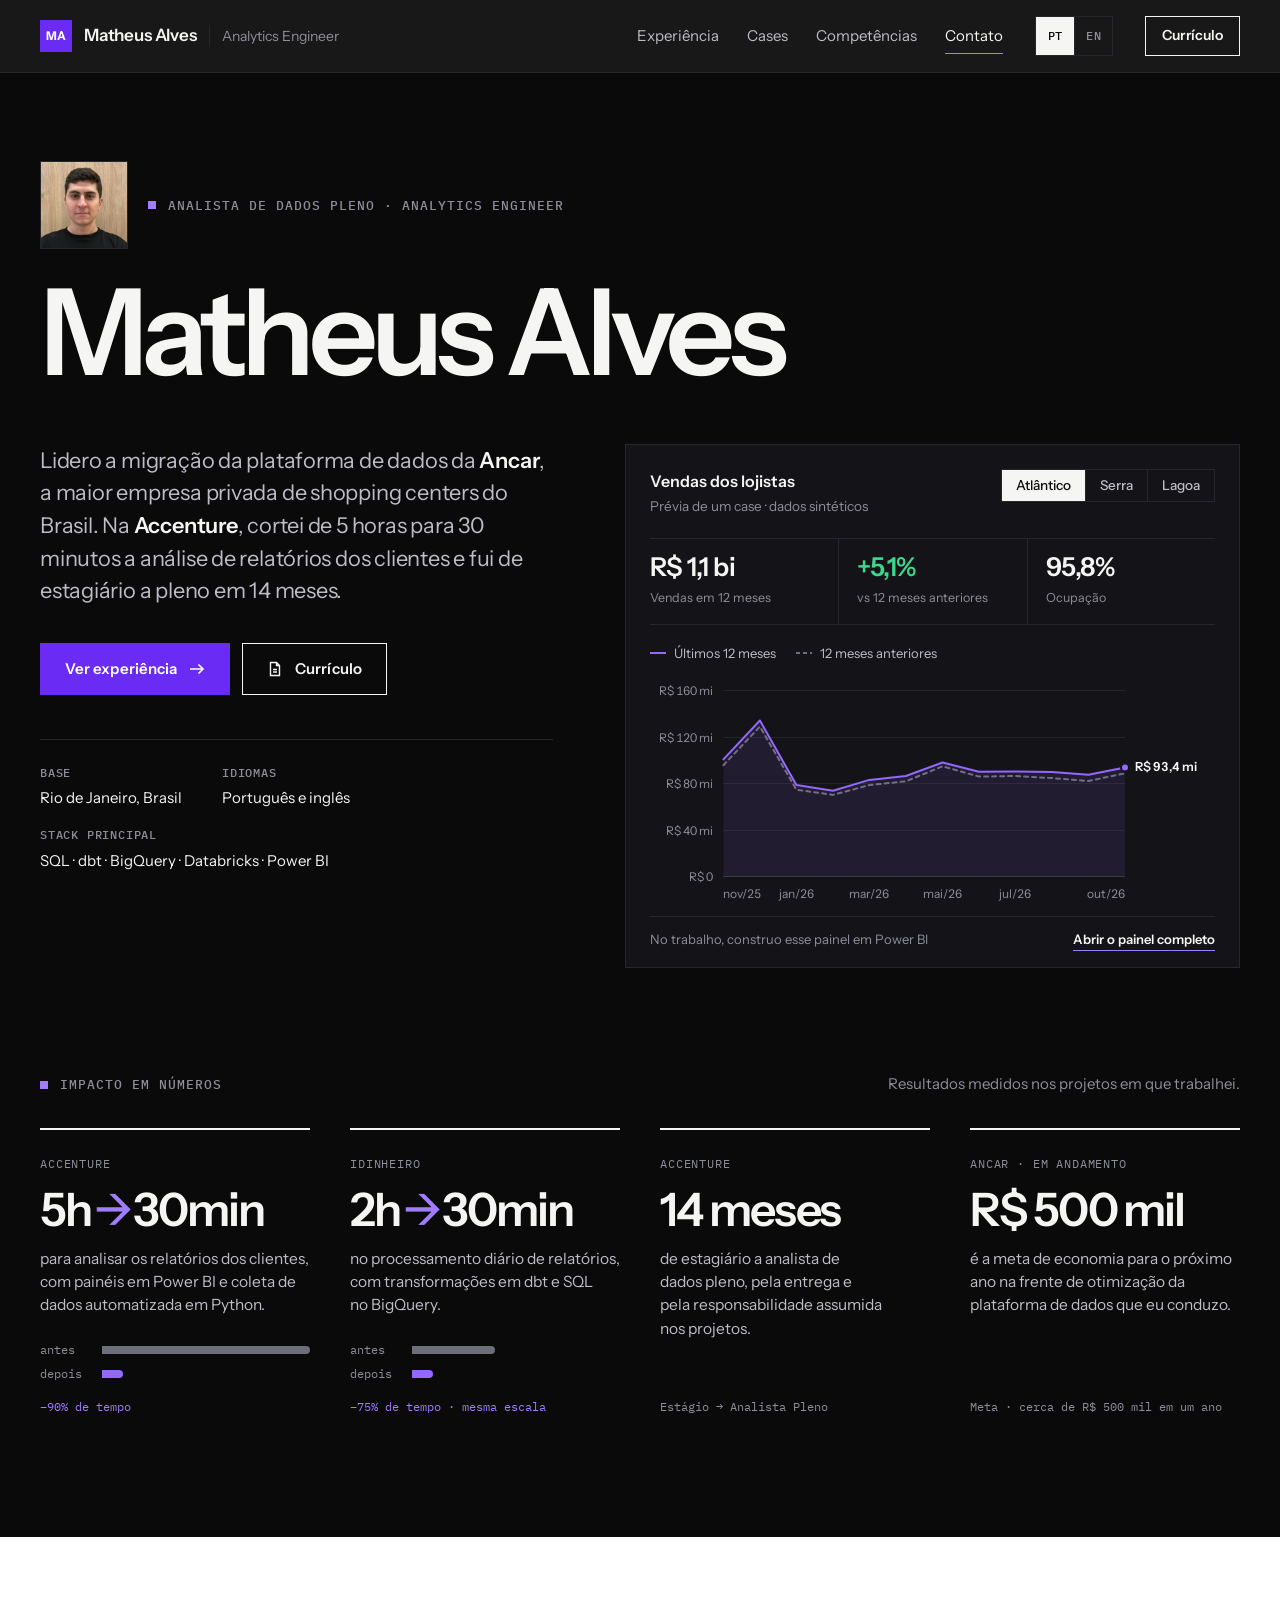
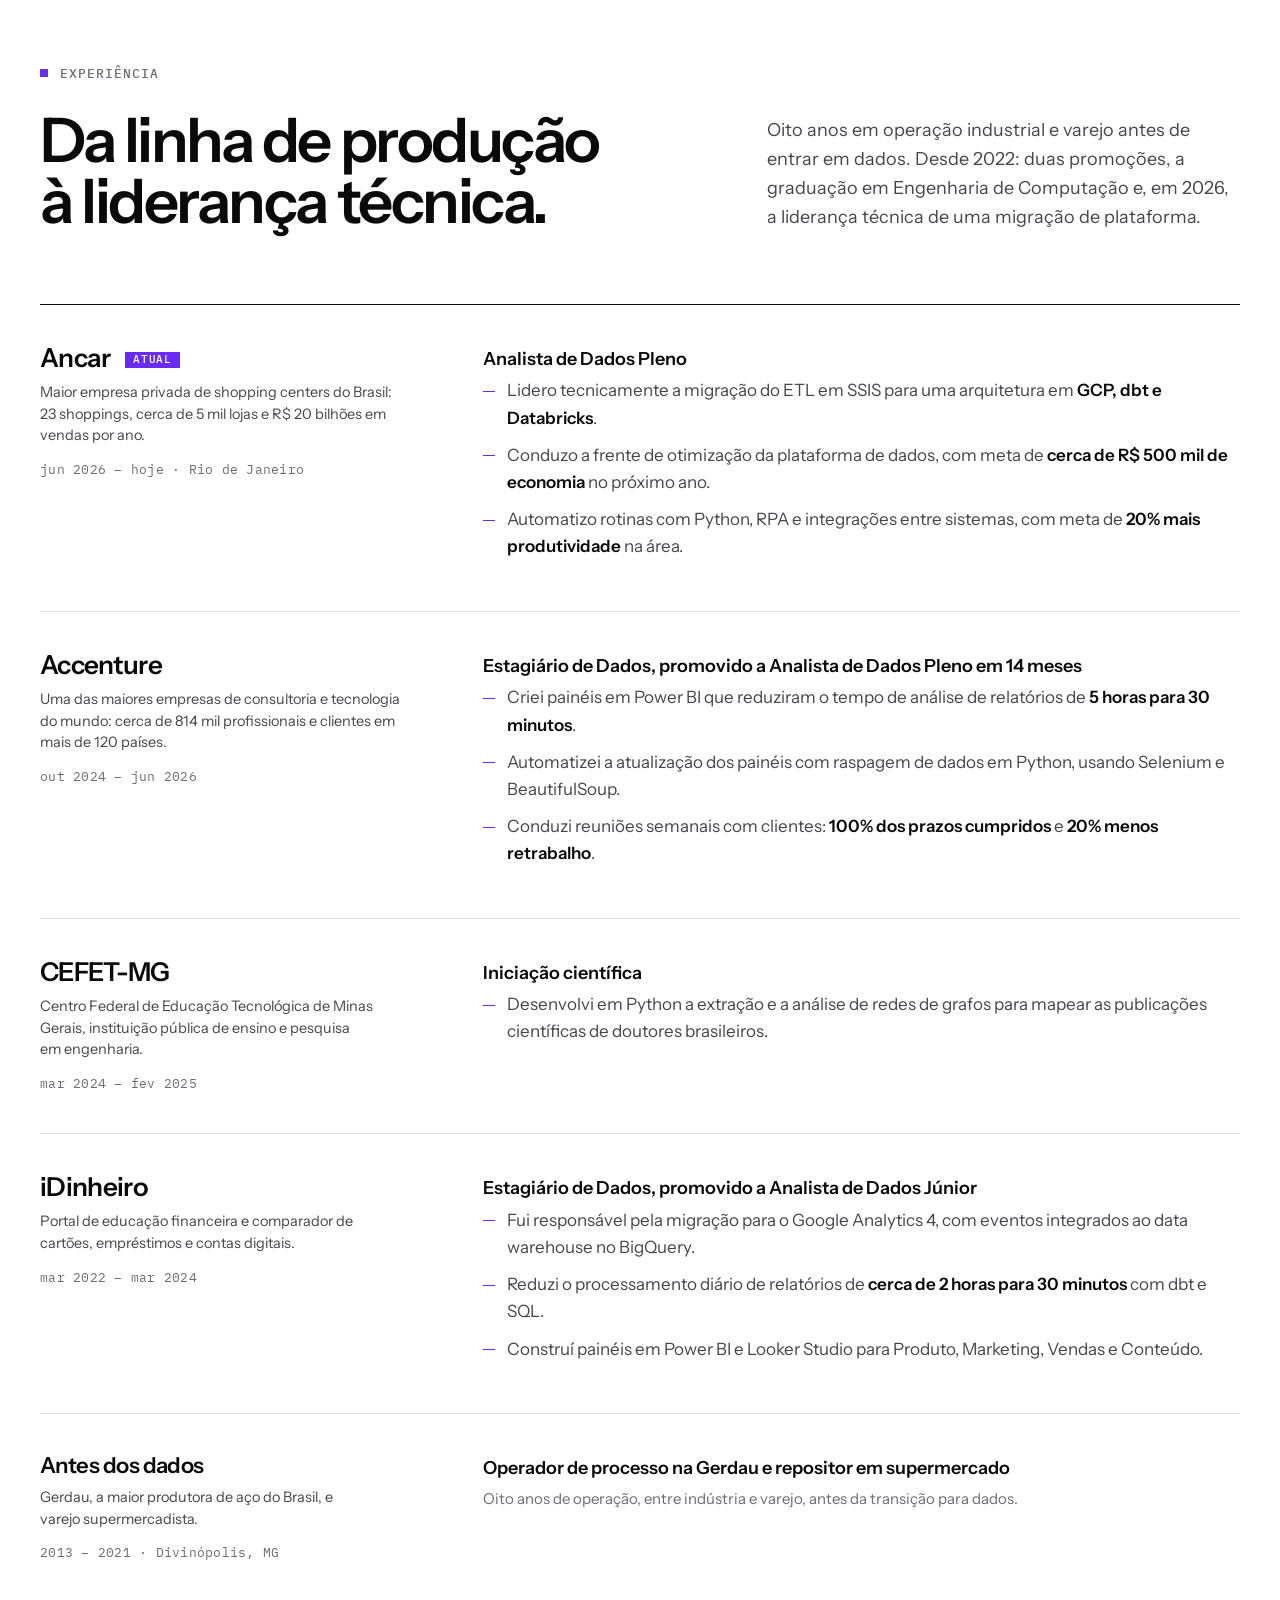
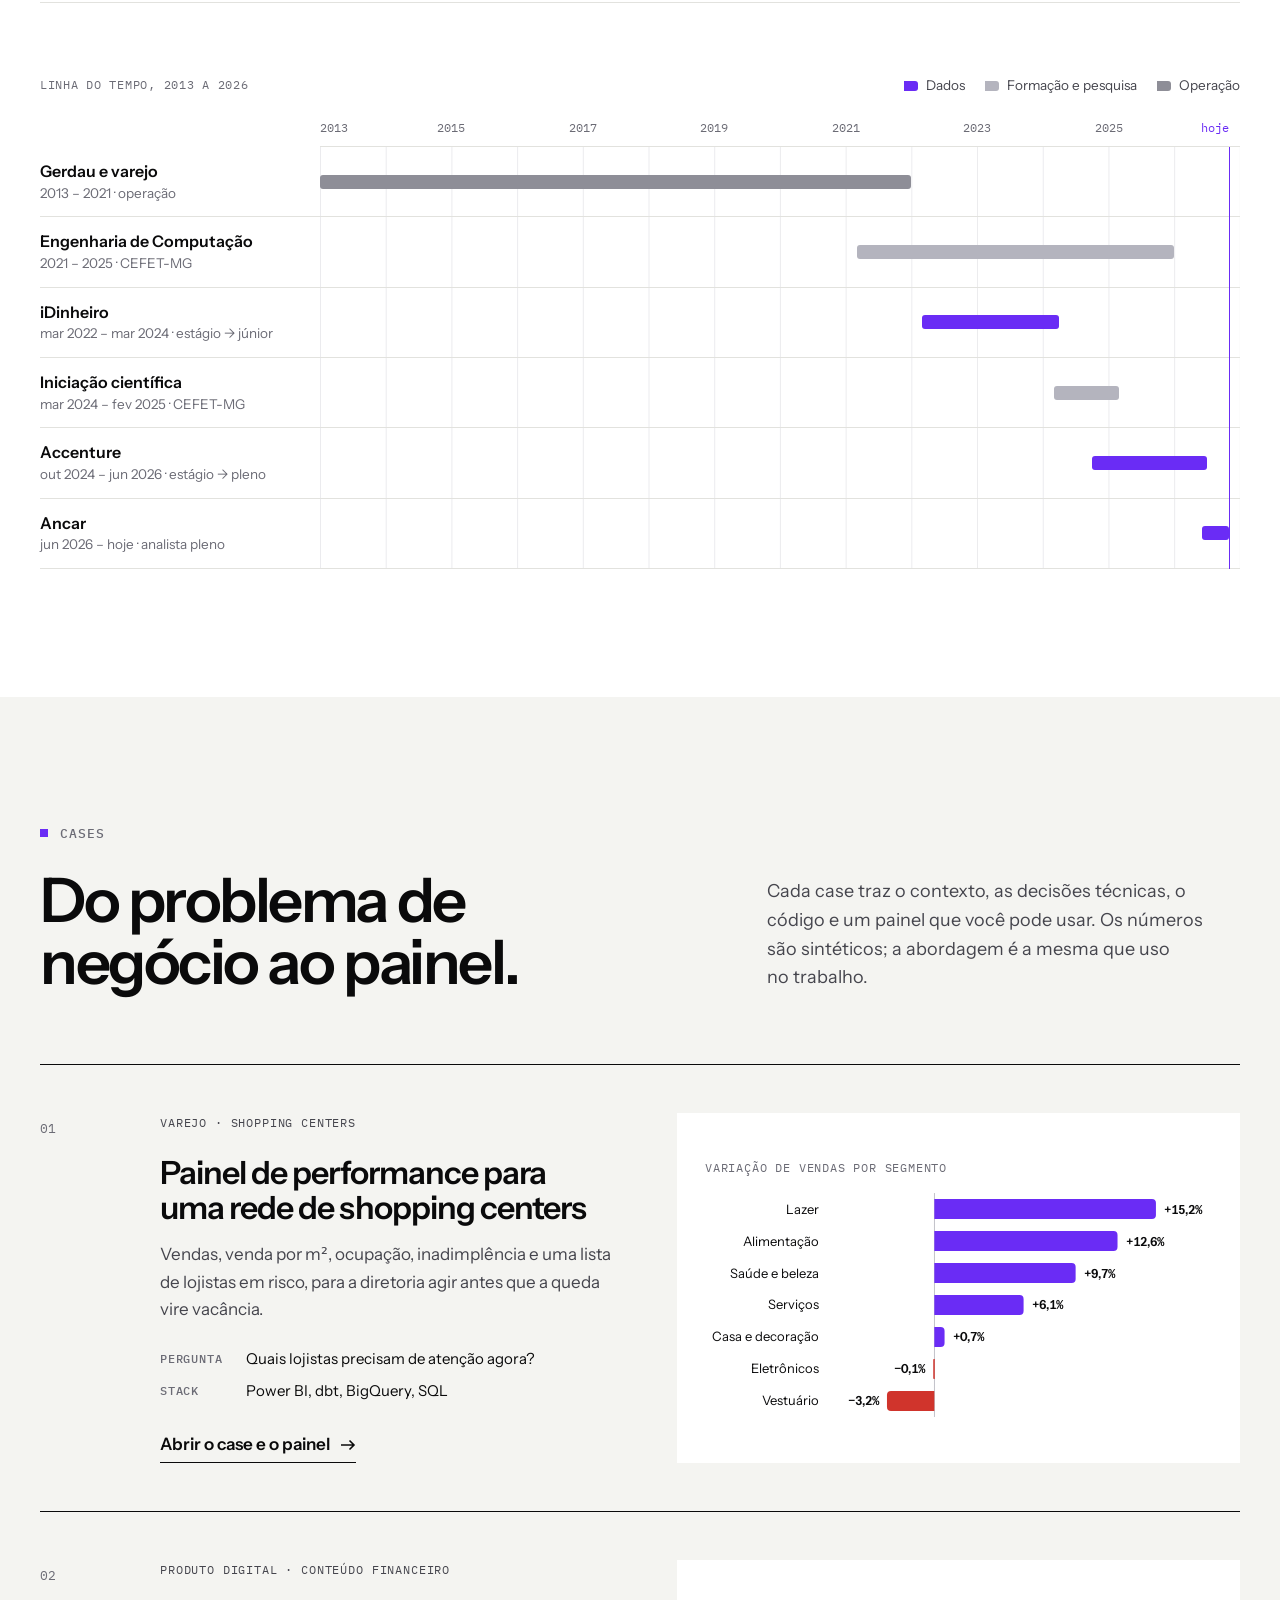
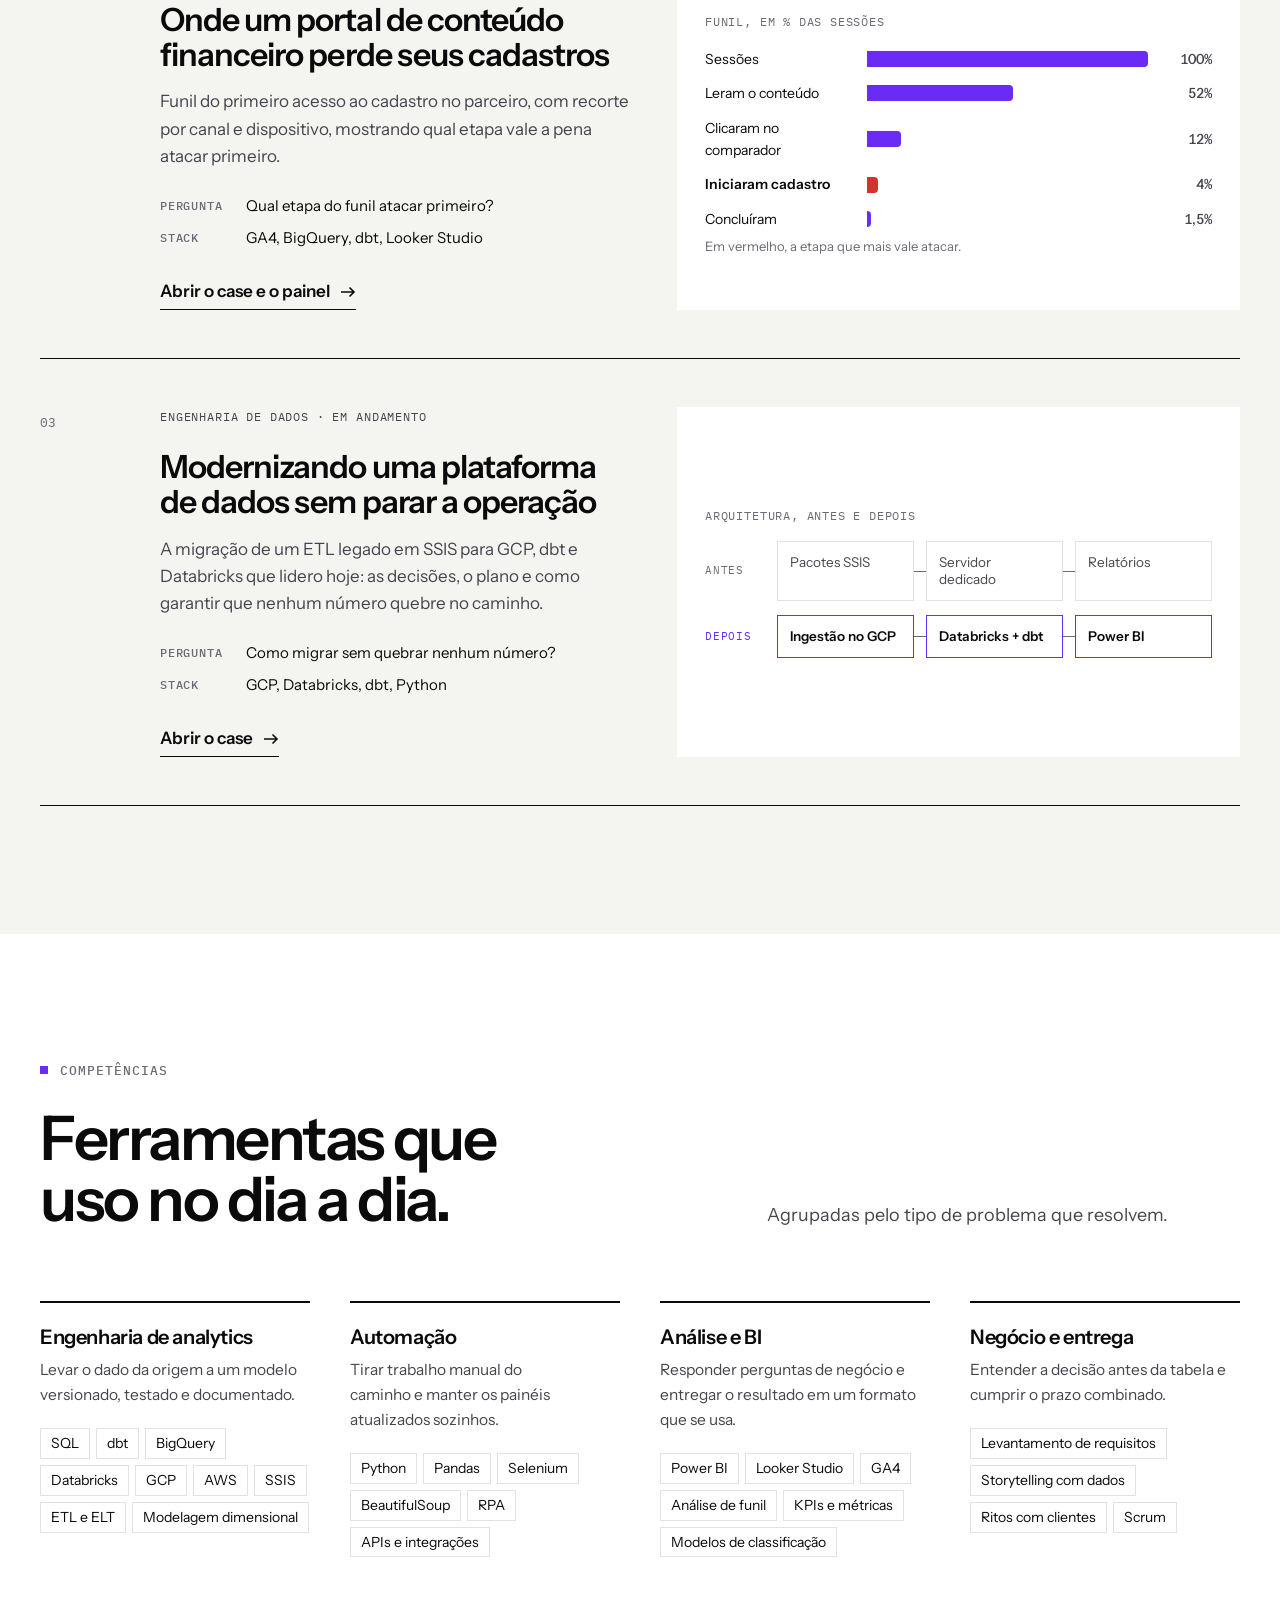
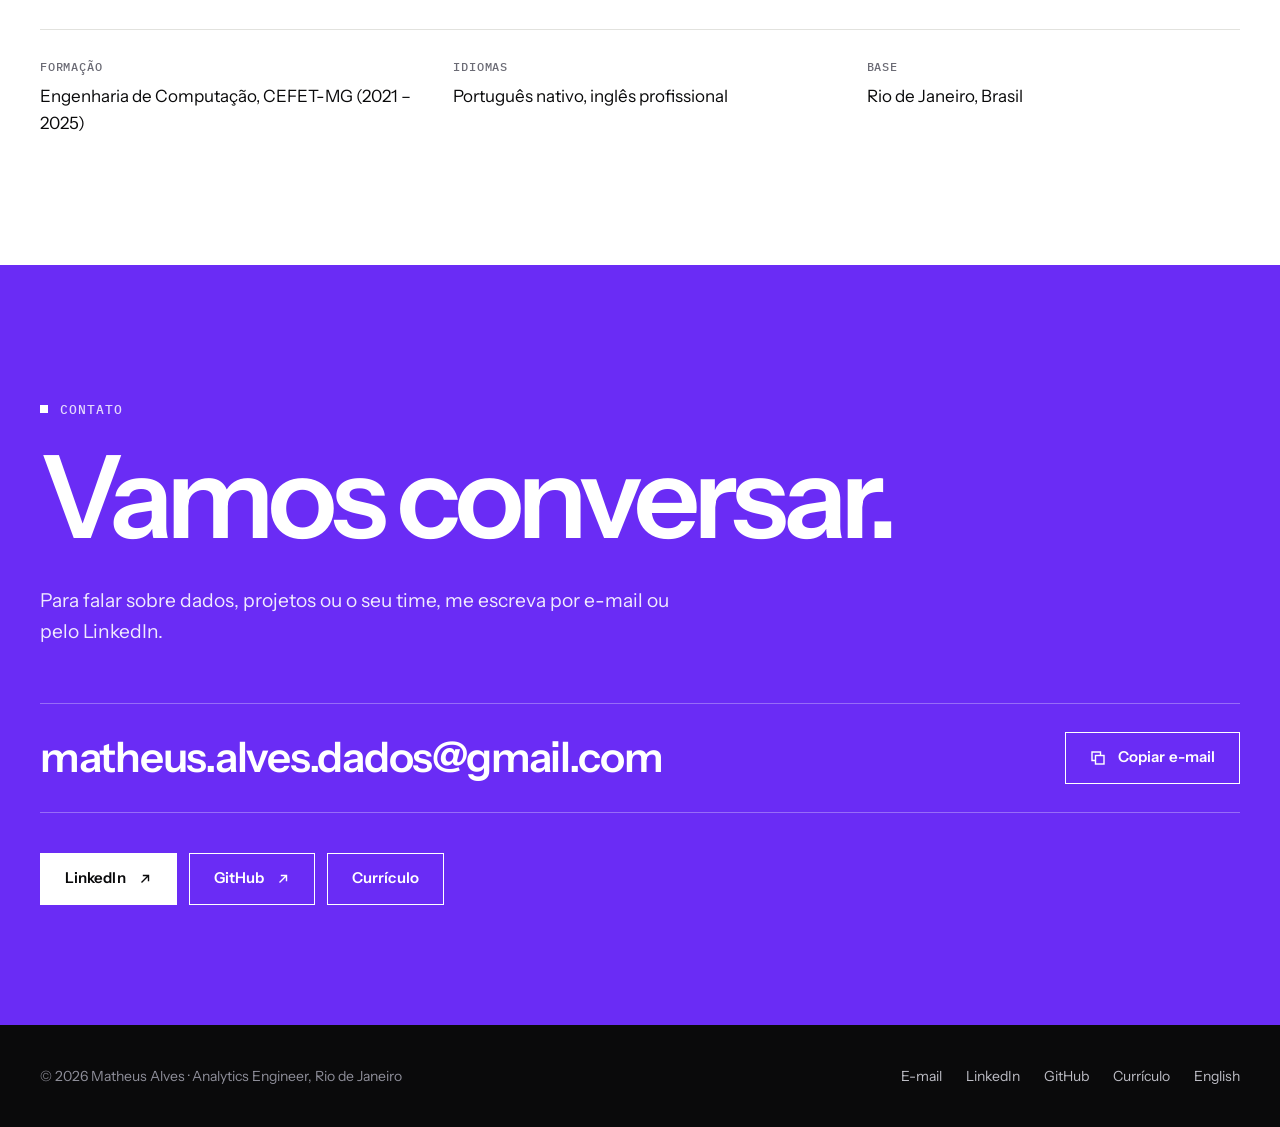
<file: index.html>
<!doctype html>
<html lang="pt-BR">
<head>
<meta charset="utf-8">
<meta name="viewport" content="width=device-width, initial-scale=1">
<title>Matheus Alves | Analytics Engineer e Analista de Dados</title>
<meta name="description" content="Analytics Engineer na Ancar, maior empresa privada de shopping centers do Brasil. Ex-Accenture. SQL, dbt, BigQuery, Databricks e Power BI, com cases e painéis interativos.">
<link rel="canonical" href="https://matheushalves-dados.github.io/">
<link rel="alternate" hreflang="pt-BR" href="https://matheushalves-dados.github.io/">
<link rel="alternate" hreflang="en" href="https://matheushalves-dados.github.io/en/">
<link rel="alternate" hreflang="x-default" href="https://matheushalves-dados.github.io/">
<meta name="theme-color" content="#0A0A0B">
<meta property="og:type" content="website">
<meta property="og:locale" content="pt_BR">
<meta property="og:locale:alternate" content="en_US">
<meta property="og:site_name" content="Matheus Alves">
<meta property="og:title" content="Matheus Alves | Analytics Engineer e Analista de Dados">
<meta property="og:description" content="Analytics Engineer na Ancar. Ex-Accenture. SQL, dbt, BigQuery, Databricks e Power BI, com cases e painéis interativos.">
<meta property="og:url" content="https://matheushalves-dados.github.io/">
<meta property="og:image" content="https://matheushalves-dados.github.io/assets/img/og.png">
<meta property="og:image:width" content="1200">
<meta property="og:image:height" content="630">
<meta property="og:image:alt" content="Matheus Alves, Analista de Dados Pleno e Analytics Engineer">
<meta name="twitter:card" content="summary_large_image">
<link rel="icon" href="data:image/svg+xml,%3Csvg xmlns='http://www.w3.org/2000/svg' viewBox='0 0 64 64'%3E%3Crect width='64' height='64' fill='%236A2CF5'/%3E%3Ctext x='32' y='42' font-family='Arial,Helvetica,sans-serif' font-size='27' font-weight='700' fill='%23fff' text-anchor='middle'%3EMA%3C/text%3E%3C/svg%3E">
<link rel="apple-touch-icon" href="assets/img/apple-touch-icon.png">
<link rel="preconnect" href="https://fonts.googleapis.com">
<link rel="preconnect" href="https://fonts.gstatic.com" crossorigin>
<link rel="stylesheet" href="https://fonts.googleapis.com/css2?family=IBM+Plex+Mono:wght@400;500&family=Instrument+Sans:wght@400;500;600;700&display=swap">
<link rel="stylesheet" href="assets/css/style.css">
<script type="application/ld+json">
{"@context":"https://schema.org","@type":"Person","name":"Matheus Alves","jobTitle":"Analista de Dados Pleno","worksFor":{"@type":"Organization","name":"Ancar"},"alumniOf":{"@type":"CollegeOrUniversity","name":"CEFET-MG"},"address":{"@type":"PostalAddress","addressLocality":"Rio de Janeiro","addressRegion":"RJ","addressCountry":"BR"},"email":"mailto:matheus.alves.dados@gmail.com","url":"https://matheushalves-dados.github.io/","sameAs":["https://www.linkedin.com/in/matheushalves/","https://github.com/matheushalves-dados"],"knowsAbout":["Analytics Engineering","SQL","dbt","BigQuery","Databricks","Google Cloud","Power BI","Python","Google Analytics 4"],"knowsLanguage":["pt-BR","en"]}
</script>
</head>
<body>
<a class="skip" href="#conteudo">Pular para o conteúdo</a>

<header class="site-header dark">
  <div class="wrap">
    <a class="brand" href="index.html"><span class="brand-mark" aria-hidden="true">MA</span>Matheus Alves<span class="brand-role">Analytics Engineer</span></a>
    <nav class="nav" aria-label="Principal">
      <a href="#experiencia">Experiência</a>
      <a class="opt" href="#cases">Cases</a>
      <a class="opt" href="#competencias">Competências</a>
      <a class="opt" href="#contato">Contato</a>
    </nav>
    <nav class="lang" aria-label="Idioma"><a href="index.html" hreflang="pt-BR" lang="pt-BR" aria-current="true">PT</a><a href="en/index.html" hreflang="en" lang="en">EN</a></nav>
    <a class="btn btn-ghost header-cta" href="cv.html"><span class="lbl-long">Currículo</span><span class="lbl-short">CV</span></a>
  </div>
</header>

<main id="conteudo">

<section class="hero dark" aria-labelledby="hero-t">
  <div class="wrap">
    <div class="hero-top">
      <img class="avatar" src="assets/img/foto.jpg" alt="Foto de Matheus Alves" width="88" height="88" onerror="this.remove()">
      <p class="eyebrow">Analista de Dados Pleno · Analytics Engineer</p>
    </div>
    <h1 id="hero-t">Matheus Alves</h1>
    <div class="hero-body">
      <div>
        <p class="hero-statement">Lidero a migração da plataforma de dados da <strong>Ancar</strong>, a maior empresa privada de shopping centers do Brasil. Na <strong>Accenture</strong>, cortei de 5 horas para 30 minutos a análise de relatórios dos clientes e fui de estagiário a pleno em 14 meses.</p>
        <div class="actions">
          <a class="btn btn-primary" href="#experiencia">Ver experiência <svg class="arr" width="16" height="16" viewBox="0 0 16 16" aria-hidden="true"><path d="M1 8h13M9.5 3.5 14 8l-4.5 4.5" fill="none" stroke="currentColor" stroke-width="1.6"/></svg></a>
          <a class="btn btn-ghost" href="cv.html"><svg width="16" height="16" viewBox="0 0 16 16" aria-hidden="true"><path d="M3.5 1.5h6l3 3v10h-9zM9.5 1.5v3h3M6 8.5h4M6 11h4" fill="none" stroke="currentColor" stroke-width="1.4"/></svg> Currículo</a>
        </div>
        <dl class="hero-meta">
          <div><dt>Base</dt><dd>Rio de Janeiro, Brasil</dd></div>
          <div><dt>Idiomas</dt><dd>Português e inglês</dd></div>
          <div><dt>Stack principal</dt><dd>SQL · dbt · BigQuery · Databricks · Power BI</dd></div>
        </dl>
      </div>
      <aside class="panel" aria-label="Prévia interativa do painel de shopping centers">
        <div class="panel-head">
          <div><p class="panel-title">Vendas dos lojistas</p><p class="panel-sub">Prévia de um case · dados sintéticos</p></div>
          <div class="seg" id="hero-seg" role="group" aria-label="Escolher shopping">
            <button type="button" data-id="atlantico" aria-pressed="true">Atlântico</button>
            <button type="button" data-id="serra" aria-pressed="false">Serra</button>
            <button type="button" data-id="lagoa" aria-pressed="false">Lagoa</button>
          </div>
        </div>
        <div class="panel-kpis">
          <div><b id="hero-sales">–</b><span>Vendas em 12 meses</span></div>
          <div><b id="hero-delta">–</b><span>vs 12 meses anteriores</span></div>
          <div><b id="hero-occ">–</b><span>Ocupação</span></div>
        </div>
        <div id="hero-chart"></div>
        <div class="panel-foot"><span>No trabalho, construo esse painel em Power BI</span><a href="projetos/shopping-performance.html">Abrir o painel completo</a></div>
      </aside>
    </div>
  </div>
</section>

<section class="scorecard dark" aria-labelledby="sc-t">
  <div class="wrap">
    <div class="sc-head"><h2 class="eyebrow" id="sc-t">Impacto em números</h2><p>Resultados medidos nos projetos em que trabalhei.</p></div>
    <ol class="sc-grid">
      <li class="sc">
        <span class="sc-src">Accenture</span>
        <span class="sc-val">5h<span class="to">→</span>30min</span>
        <p class="sc-desc">para analisar os relatórios dos clientes, com painéis em Power BI e coleta de dados automatizada em Python.</p>
        <div class="sc-viz" aria-hidden="true">
          <span class="sc-bar"><span>antes</span><i style="--w:100%"></i></span>
          <span class="sc-bar after"><span>depois</span><i style="--w:10%"></i></span>
        </div>
        <p class="sc-foot">−90% de tempo</p>
      </li>
      <li class="sc">
        <span class="sc-src">iDinheiro</span>
        <span class="sc-val">2h<span class="to">→</span>30min</span>
        <p class="sc-desc">no processamento diário de relatórios, com transformações em dbt e SQL no BigQuery.</p>
        <div class="sc-viz" aria-hidden="true">
          <span class="sc-bar"><span>antes</span><i style="--w:40%"></i></span>
          <span class="sc-bar after"><span>depois</span><i style="--w:10%"></i></span>
        </div>
        <p class="sc-foot">−75% de tempo · mesma escala</p>
      </li>
      <li class="sc">
        <span class="sc-src">Accenture</span>
        <span class="sc-val">14 meses</span>
        <p class="sc-desc">de estagiário a analista de dados pleno, pela entrega e pela responsabilidade assumida nos projetos.</p>
        <p class="sc-foot plain">Estágio → Analista Pleno</p>
      </li>
      <li class="sc">
        <span class="sc-src">Ancar · em andamento</span>
        <span class="sc-val">R$ 500 mil</span>
        <p class="sc-desc">é a meta de economia para o próximo ano na frente de otimização da plataforma de dados que eu conduzo.</p>
        <p class="sc-foot plain">Meta · cerca de R$ 500 mil em um ano</p>
      </li>
    </ol>
  </div>
</section>

<section class="section" id="experiencia" aria-labelledby="exp-t">
  <div class="wrap">
    <div class="section-head">
      <div><p class="eyebrow">Experiência</p><h2 id="exp-t">Da linha de produção à liderança técnica.</h2></div>
      <p>Oito anos em operação industrial e varejo antes de entrar em dados. Desde 2022: duas promoções, a graduação em Engenharia de Computação e, em 2026, a liderança técnica de uma migração de plataforma.</p>
    </div>

    <ol class="roles">
      <li class="role">
        <div>
          <h3 class="role-org">Ancar <span class="role-now">Atual</span></h3>
          <p class="role-ctx">Maior empresa privada de shopping centers do Brasil: 23 shoppings, cerca de 5 mil lojas e R$ 20 bilhões em vendas por ano.</p>
          <p class="role-when">jun 2026 – hoje · Rio de Janeiro</p>
        </div>
        <div>
          <p class="role-title">Analista de Dados Pleno</p>
          <ul>
            <li>Lidero tecnicamente a migração do ETL em SSIS para uma arquitetura em <strong>GCP, dbt e Databricks</strong>.</li>
            <li>Conduzo a frente de otimização da plataforma de dados, com meta de <strong>cerca de R$ 500 mil de economia</strong> no próximo ano.</li>
            <li>Automatizo rotinas com Python, RPA e integrações entre sistemas, com meta de <strong>20% mais produtividade</strong> na área.</li>
          </ul>
        </div>
      </li>
      <li class="role">
        <div>
          <h3 class="role-org">Accenture</h3>
          <p class="role-ctx">Uma das maiores empresas de consultoria e tecnologia do mundo: cerca de 814 mil profissionais e clientes em mais de 120 países.</p>
          <p class="role-when">out 2024 – jun 2026</p>
        </div>
        <div>
          <p class="role-title">Estagiário de Dados, promovido a Analista de Dados Pleno em 14 meses</p>
          <ul>
            <li>Criei painéis em Power BI que reduziram o tempo de análise de relatórios de <strong>5 horas para 30 minutos</strong>.</li>
            <li>Automatizei a atualização dos painéis com raspagem de dados em Python, usando Selenium e BeautifulSoup.</li>
            <li>Conduzi reuniões semanais com clientes: <strong>100% dos prazos cumpridos</strong> e <strong>20% menos retrabalho</strong>.</li>
          </ul>
        </div>
      </li>
      <li class="role">
        <div>
          <h3 class="role-org">CEFET-MG</h3>
          <p class="role-ctx">Centro Federal de Educação Tecnológica de Minas Gerais, instituição pública de ensino e pesquisa em engenharia.</p>
          <p class="role-when">mar 2024 – fev 2025</p>
        </div>
        <div>
          <p class="role-title">Iniciação científica</p>
          <ul>
            <li>Desenvolvi em Python a extração e a análise de redes de grafos para mapear as publicações científicas de doutores brasileiros.</li>
          </ul>
        </div>
      </li>
      <li class="role">
        <div>
          <h3 class="role-org">iDinheiro</h3>
          <p class="role-ctx">Portal de educação financeira e comparador de cartões, empréstimos e contas digitais.</p>
          <p class="role-when">mar 2022 – mar 2024</p>
        </div>
        <div>
          <p class="role-title">Estagiário de Dados, promovido a Analista de Dados Júnior</p>
          <ul>
            <li>Fui responsável pela migração para o Google Analytics 4, com eventos integrados ao data warehouse no BigQuery.</li>
            <li>Reduzi o processamento diário de relatórios de <strong>cerca de 2 horas para 30 minutos</strong> com dbt e SQL.</li>
            <li>Construí painéis em Power BI e Looker Studio para Produto, Marketing, Vendas e Conteúdo.</li>
          </ul>
        </div>
      </li>
      <li class="role past">
        <div>
          <h3 class="role-org">Antes dos dados</h3>
          <p class="role-ctx">Gerdau, a maior produtora de aço do Brasil, e varejo supermercadista.</p>
          <p class="role-when">2013 – 2021 · Divinópolis, MG</p>
        </div>
        <div>
          <p class="role-title">Operador de processo na Gerdau e repositor em supermercado</p>
          <p class="role-where">Oito anos de operação, entre indústria e varejo, antes da transição para dados.</p>
        </div>
      </li>
    </ol>

    <figure class="gantt" style="margin:72px 0 0" aria-labelledby="gantt-cap">
      <figcaption class="gantt-cap" id="gantt-cap">
        <span>Linha do tempo, 2013 a 2026</span>
        <span class="g-legend"><span><i class="data"></i>Dados</span><span><i class="study"></i>Formação e pesquisa</span><span><i class="ops"></i>Operação</span></span>
      </figcaption>
      <div class="g-chart">
        <div class="g-axis" aria-hidden="true">
          <span style="--x:0%">2013</span><span style="--x:14.29%">2015</span><span style="--x:28.57%">2017</span><span style="--x:42.86%">2019</span><span style="--x:57.14%">2021</span><span style="--x:71.43%">2023</span><span style="--x:85.71%">2025</span><span class="g-now" style="--x:98.81%">hoje</span>
        </div>
        <ol class="g-rows">
          <li class="g-row"><div class="g-label">Gerdau e varejo<small>2013 – 2021 · operação</small></div><div class="g-track" aria-hidden="true"><span class="g-bar ops" style="--s:0%;--e:64.29%"></span></div></li>
          <li class="g-row"><div class="g-label">Engenharia de Computação<small>2021 – 2025 · CEFET-MG</small></div><div class="g-track" aria-hidden="true"><span class="g-bar study" style="--s:58.33%;--e:92.86%"></span></div></li>
          <li class="g-row"><div class="g-label">iDinheiro<small>mar 2022 – mar 2024 · estágio → júnior</small></div><div class="g-track" aria-hidden="true"><span class="g-bar data" style="--s:65.48%;--e:80.36%"></span></div></li>
          <li class="g-row"><div class="g-label">Iniciação científica<small>mar 2024 – fev 2025 · CEFET-MG</small></div><div class="g-track" aria-hidden="true"><span class="g-bar study" style="--s:79.76%;--e:86.9%"></span></div></li>
          <li class="g-row"><div class="g-label">Accenture<small>out 2024 – jun 2026 · estágio → pleno</small></div><div class="g-track" aria-hidden="true"><span class="g-bar data" style="--s:83.93%;--e:96.43%"></span></div></li>
          <li class="g-row"><div class="g-label">Ancar<small>jun 2026 – hoje · analista pleno</small></div><div class="g-track" aria-hidden="true"><span class="g-bar data" style="--s:95.83%;--e:98.81%"></span></div></li>
        </ol>
        <span class="g-today" style="--t:.9881" aria-hidden="true"></span>
      </div>
    </figure>
  </div>
</section>

<section class="section alt" id="cases" aria-labelledby="cases-t">
  <div class="wrap">
    <div class="section-head">
      <div><p class="eyebrow">Cases</p><h2 id="cases-t">Do problema de negócio ao painel.</h2></div>
      <p>Cada case traz o contexto, as decisões técnicas, o código e um painel que você pode usar. Os números são sintéticos; a abordagem é a mesma que uso no trabalho.</p>
    </div>
    <ol class="cases">
      <li class="case">
        <span class="case-n">01</span>
        <div class="case-main">
          <p class="case-kicker">Varejo · Shopping centers</p>
          <h3><a href="projetos/shopping-performance.html">Painel de performance para uma rede de shopping centers</a></h3>
          <p>Vendas, venda por m², ocupação, inadimplência e uma lista de lojistas em risco, para a diretoria agir antes que a queda vire vacância.</p>
          <dl class="case-facts">
            <dt>Pergunta</dt><dd>Quais lojistas precisam de atenção agora?</dd>
            <dt>Stack</dt><dd>Power BI, dbt, BigQuery, SQL</dd>
          </dl>
          <span class="case-cta">Abrir o case e o painel <svg class="arr" width="16" height="16" viewBox="0 0 16 16" aria-hidden="true"><path d="M1 8h13M9.5 3.5 14 8l-4.5 4.5" fill="none" stroke="currentColor" stroke-width="1.6"/></svg></span>
        </div>
        <div class="case-visual">
          <p class="case-visual-cap">Variação de vendas por segmento</p>
          <div id="case1-chart"></div>
        </div>
      </li>
      <li class="case">
        <span class="case-n">02</span>
        <div class="case-main">
          <p class="case-kicker">Produto digital · Conteúdo financeiro</p>
          <h3><a href="projetos/funil-conversao.html">Onde um portal de conteúdo financeiro perde seus cadastros</a></h3>
          <p>Funil do primeiro acesso ao cadastro no parceiro, com recorte por canal e dispositivo, mostrando qual etapa vale a pena atacar primeiro.</p>
          <dl class="case-facts">
            <dt>Pergunta</dt><dd>Qual etapa do funil atacar primeiro?</dd>
            <dt>Stack</dt><dd>GA4, BigQuery, dbt, Looker Studio</dd>
          </dl>
          <span class="case-cta">Abrir o case e o painel <svg class="arr" width="16" height="16" viewBox="0 0 16 16" aria-hidden="true"><path d="M1 8h13M9.5 3.5 14 8l-4.5 4.5" fill="none" stroke="currentColor" stroke-width="1.6"/></svg></span>
        </div>
        <div class="case-visual">
          <p class="case-visual-cap">Funil, em % das sessões</p>
          <div class="mini-funnel">
            <div class="mf-row"><span>Sessões</span><i style="--w:100%"></i><b>100%</b></div>
            <div class="mf-row"><span>Leram o conteúdo</span><i style="--w:52%"></i><b>52%</b></div>
            <div class="mf-row"><span>Clicaram no comparador</span><i style="--w:12%"></i><b>12%</b></div>
            <div class="mf-row worst"><span>Iniciaram cadastro</span><i style="--w:4%"></i><b>4%</b></div>
            <div class="mf-row"><span>Concluíram</span><i style="--w:1.5%"></i><b>1,5%</b></div>
          </div>
          <p class="mf-note">Em vermelho, a etapa que mais vale atacar.</p>
        </div>
      </li>
      <li class="case">
        <span class="case-n">03</span>
        <div class="case-main">
          <p class="case-kicker">Engenharia de dados · Em andamento</p>
          <h3><a href="projetos/migracao-dados.html">Modernizando uma plataforma de dados sem parar a operação</a></h3>
          <p>A migração de um ETL legado em SSIS para GCP, dbt e Databricks que lidero hoje: as decisões, o plano e como garantir que nenhum número quebre no caminho.</p>
          <dl class="case-facts">
            <dt>Pergunta</dt><dd>Como migrar sem quebrar nenhum número?</dd>
            <dt>Stack</dt><dd>GCP, Databricks, dbt, Python</dd>
          </dl>
          <span class="case-cta">Abrir o case <svg class="arr" width="16" height="16" viewBox="0 0 16 16" aria-hidden="true"><path d="M1 8h13M9.5 3.5 14 8l-4.5 4.5" fill="none" stroke="currentColor" stroke-width="1.6"/></svg></span>
        </div>
        <div class="case-visual">
          <p class="case-visual-cap">Arquitetura, antes e depois</p>
          <div class="mini-arch">
            <div class="ma-row"><span class="ma-tag">Antes</span><span class="ma-node">Pacotes SSIS</span><span class="ma-node">Servidor dedicado</span><span class="ma-node">Relatórios</span></div>
            <div class="ma-row new"><span class="ma-tag">Depois</span><span class="ma-node">Ingestão no GCP</span><span class="ma-node">Databricks + dbt</span><span class="ma-node">Power BI</span></div>
          </div>
        </div>
      </li>
    </ol>
  </div>
</section>

<section class="section" id="competencias" aria-labelledby="comp-t">
  <div class="wrap">
    <div class="section-head">
      <div><p class="eyebrow">Competências</p><h2 id="comp-t">Ferramentas que uso no dia a dia.</h2></div>
      <p>Agrupadas pelo tipo de problema que resolvem.</p>
    </div>
    <div class="skills">
      <div class="skill">
        <h3>Engenharia de analytics</h3>
        <p>Levar o dado da origem a um modelo versionado, testado e documentado.</p>
        <ul class="chips"><li>SQL</li><li>dbt</li><li>BigQuery</li><li>Databricks</li><li>GCP</li><li>AWS</li><li>SSIS</li><li>ETL e ELT</li><li>Modelagem dimensional</li></ul>
      </div>
      <div class="skill">
        <h3>Automação</h3>
        <p>Tirar trabalho manual do caminho e manter os painéis atualizados sozinhos.</p>
        <ul class="chips"><li>Python</li><li>Pandas</li><li>Selenium</li><li>BeautifulSoup</li><li>RPA</li><li>APIs e integrações</li></ul>
      </div>
      <div class="skill">
        <h3>Análise e BI</h3>
        <p>Responder perguntas de negócio e entregar o resultado em um formato que se usa.</p>
        <ul class="chips"><li>Power BI</li><li>Looker Studio</li><li>GA4</li><li>Análise de funil</li><li>KPIs e métricas</li><li>Modelos de classificação</li></ul>
      </div>
      <div class="skill">
        <h3>Negócio e entrega</h3>
        <p>Entender a decisão antes da tabela e cumprir o prazo combinado.</p>
        <ul class="chips"><li>Levantamento de requisitos</li><li>Storytelling com dados</li><li>Ritos com clientes</li><li>Scrum</li></ul>
      </div>
    </div>
    <dl class="facts-row">
      <div><dt>Formação</dt><dd>Engenharia de Computação, CEFET-MG (2021 – 2025)</dd></div>
      <div><dt>Idiomas</dt><dd>Português nativo, inglês profissional</dd></div>
      <div><dt>Base</dt><dd>Rio de Janeiro, Brasil</dd></div>
    </dl>
  </div>
</section>

<section class="contact violet" id="contato" aria-labelledby="contato-t">
  <div class="wrap">
    <p class="eyebrow">Contato</p>
    <h2 id="contato-t">Vamos conversar.</h2>
    <p class="contact-lede">Para falar sobre dados, projetos ou o seu time, me escreva por e-mail ou pelo LinkedIn.</p>
    <div class="mail-row">
      <a class="mail" href="mailto:matheus.alves.dados@gmail.com">matheus.alves.dados@gmail.com</a>
      <button class="btn btn-ghost copy" type="button" data-copy="matheus.alves.dados@gmail.com"><svg width="16" height="16" viewBox="0 0 16 16" aria-hidden="true"><rect x="5.5" y="5.5" width="8.5" height="8.5" fill="none" stroke="currentColor" stroke-width="1.4"/><path d="M10.5 5.5V2H2v8.5h3.5" fill="none" stroke="currentColor" stroke-width="1.4"/></svg><span>Copiar e-mail</span></button>
    </div>
    <div class="actions">
      <a class="btn btn-light" href="https://www.linkedin.com/in/matheushalves/" rel="noopener">LinkedIn <svg class="arr" width="14" height="14" viewBox="0 0 16 16" aria-hidden="true"><path d="M4 12 12 4M5.5 4H12v6.5" fill="none" stroke="currentColor" stroke-width="1.6"/></svg></a>
      <a class="btn btn-ghost" href="https://github.com/matheushalves-dados" rel="noopener">GitHub <svg class="arr" width="14" height="14" viewBox="0 0 16 16" aria-hidden="true"><path d="M4 12 12 4M5.5 4H12v6.5" fill="none" stroke="currentColor" stroke-width="1.6"/></svg></a>
      <a class="btn btn-ghost" href="cv.html">Currículo</a>
    </div>
  </div>
</section>
</main>

<footer class="site-footer dark">
  <div class="wrap">
    <p>© 2026 Matheus Alves · Analytics Engineer, Rio de Janeiro</p>
    <p class="foot-links"><a href="mailto:matheus.alves.dados@gmail.com">E-mail</a><a href="https://www.linkedin.com/in/matheushalves/" rel="noopener">LinkedIn</a><a href="https://github.com/matheushalves-dados" rel="noopener">GitHub</a><a href="cv.html">Currículo</a><a href="en/index.html" hreflang="en" lang="en">English</a></p>
  </div>
</footer>

<script src="assets/js/charts.js"></script>
<script src="assets/js/data-shopping.js"></script>
<script src="assets/js/home.js"></script>
</body>
</html>
</file>
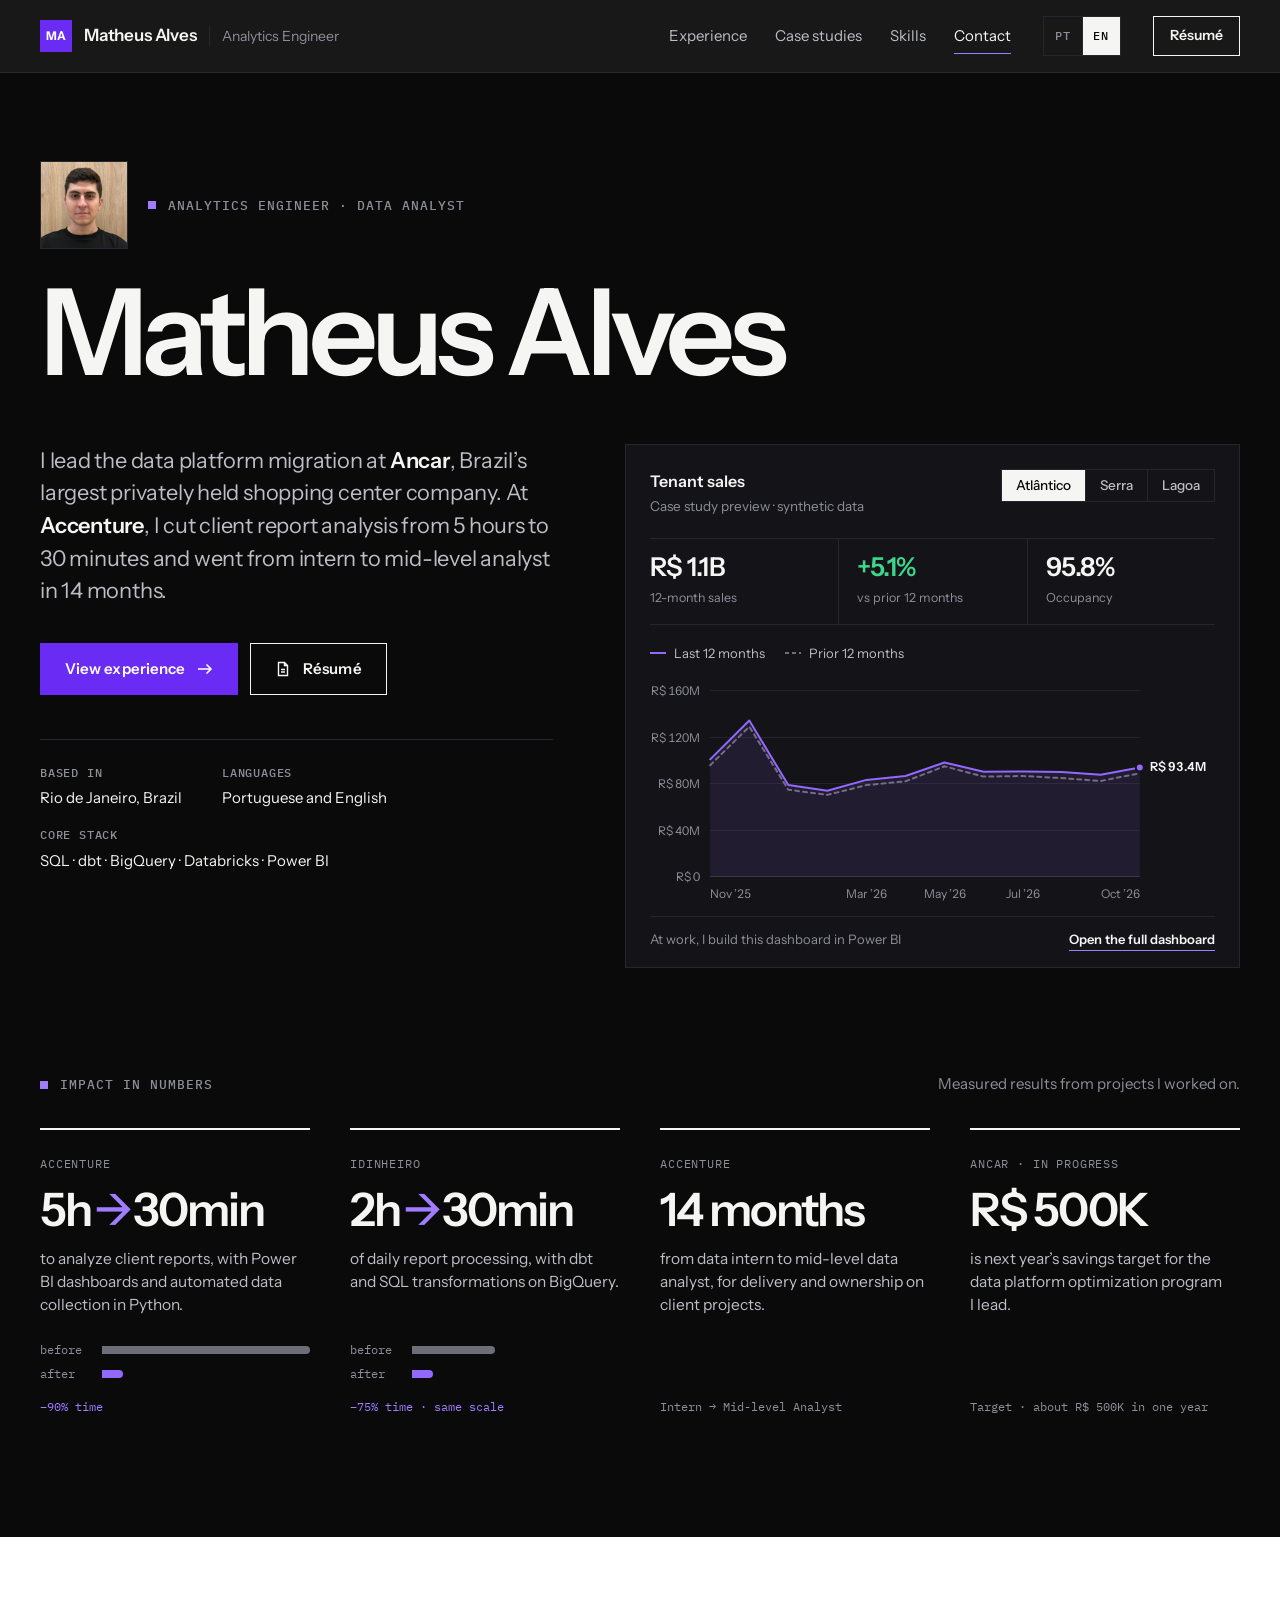
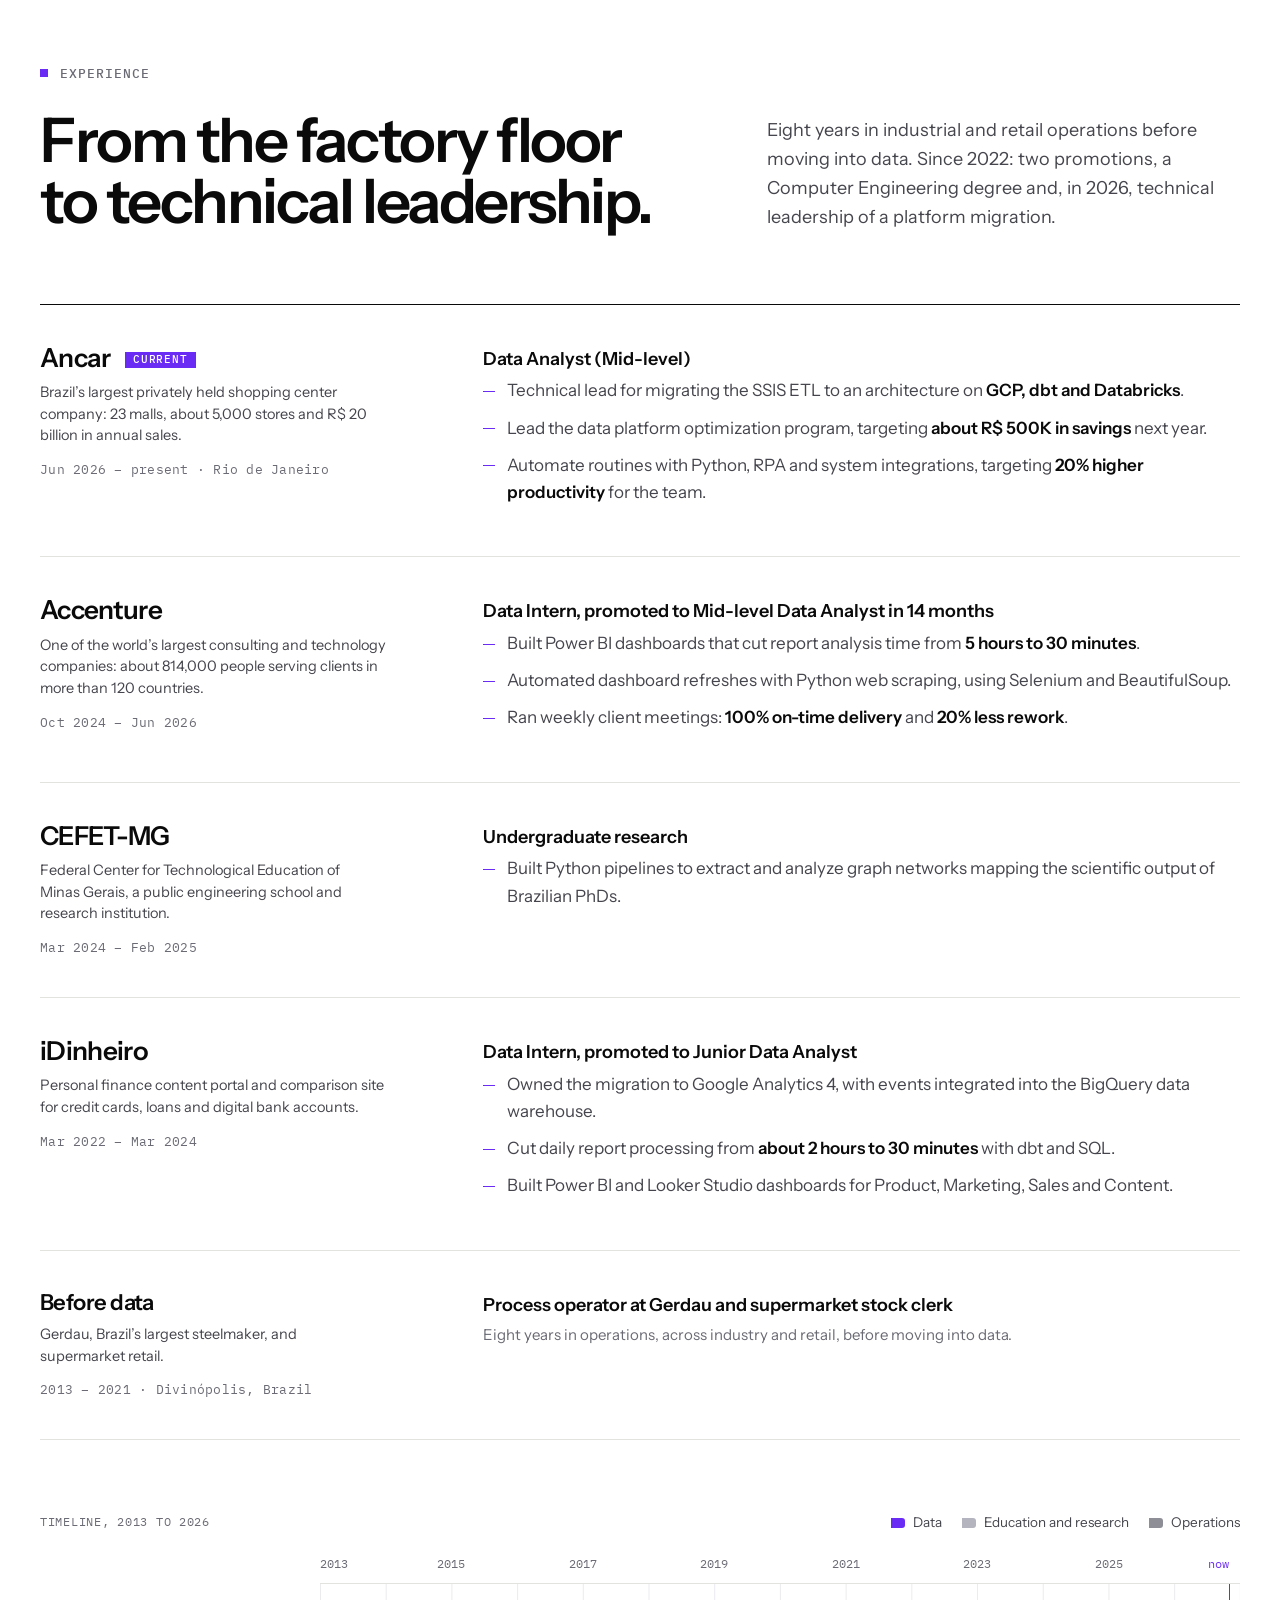
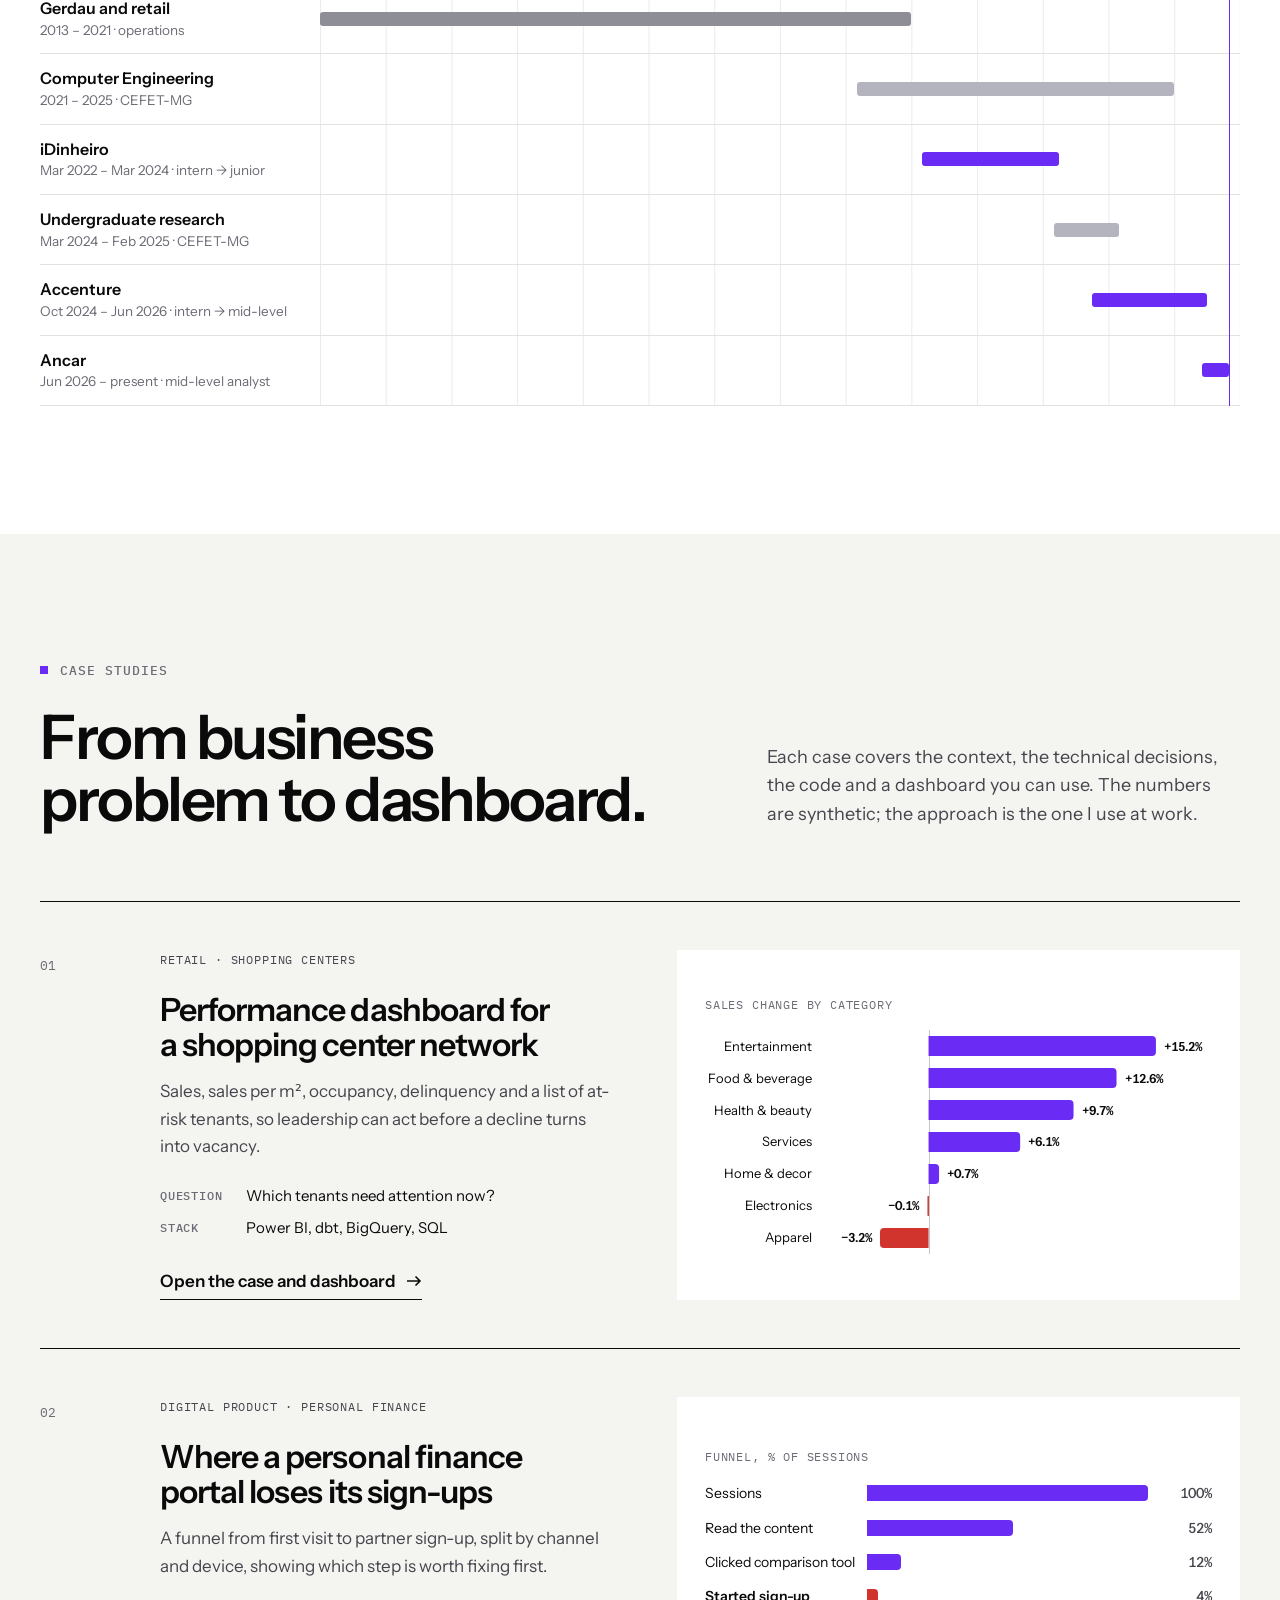
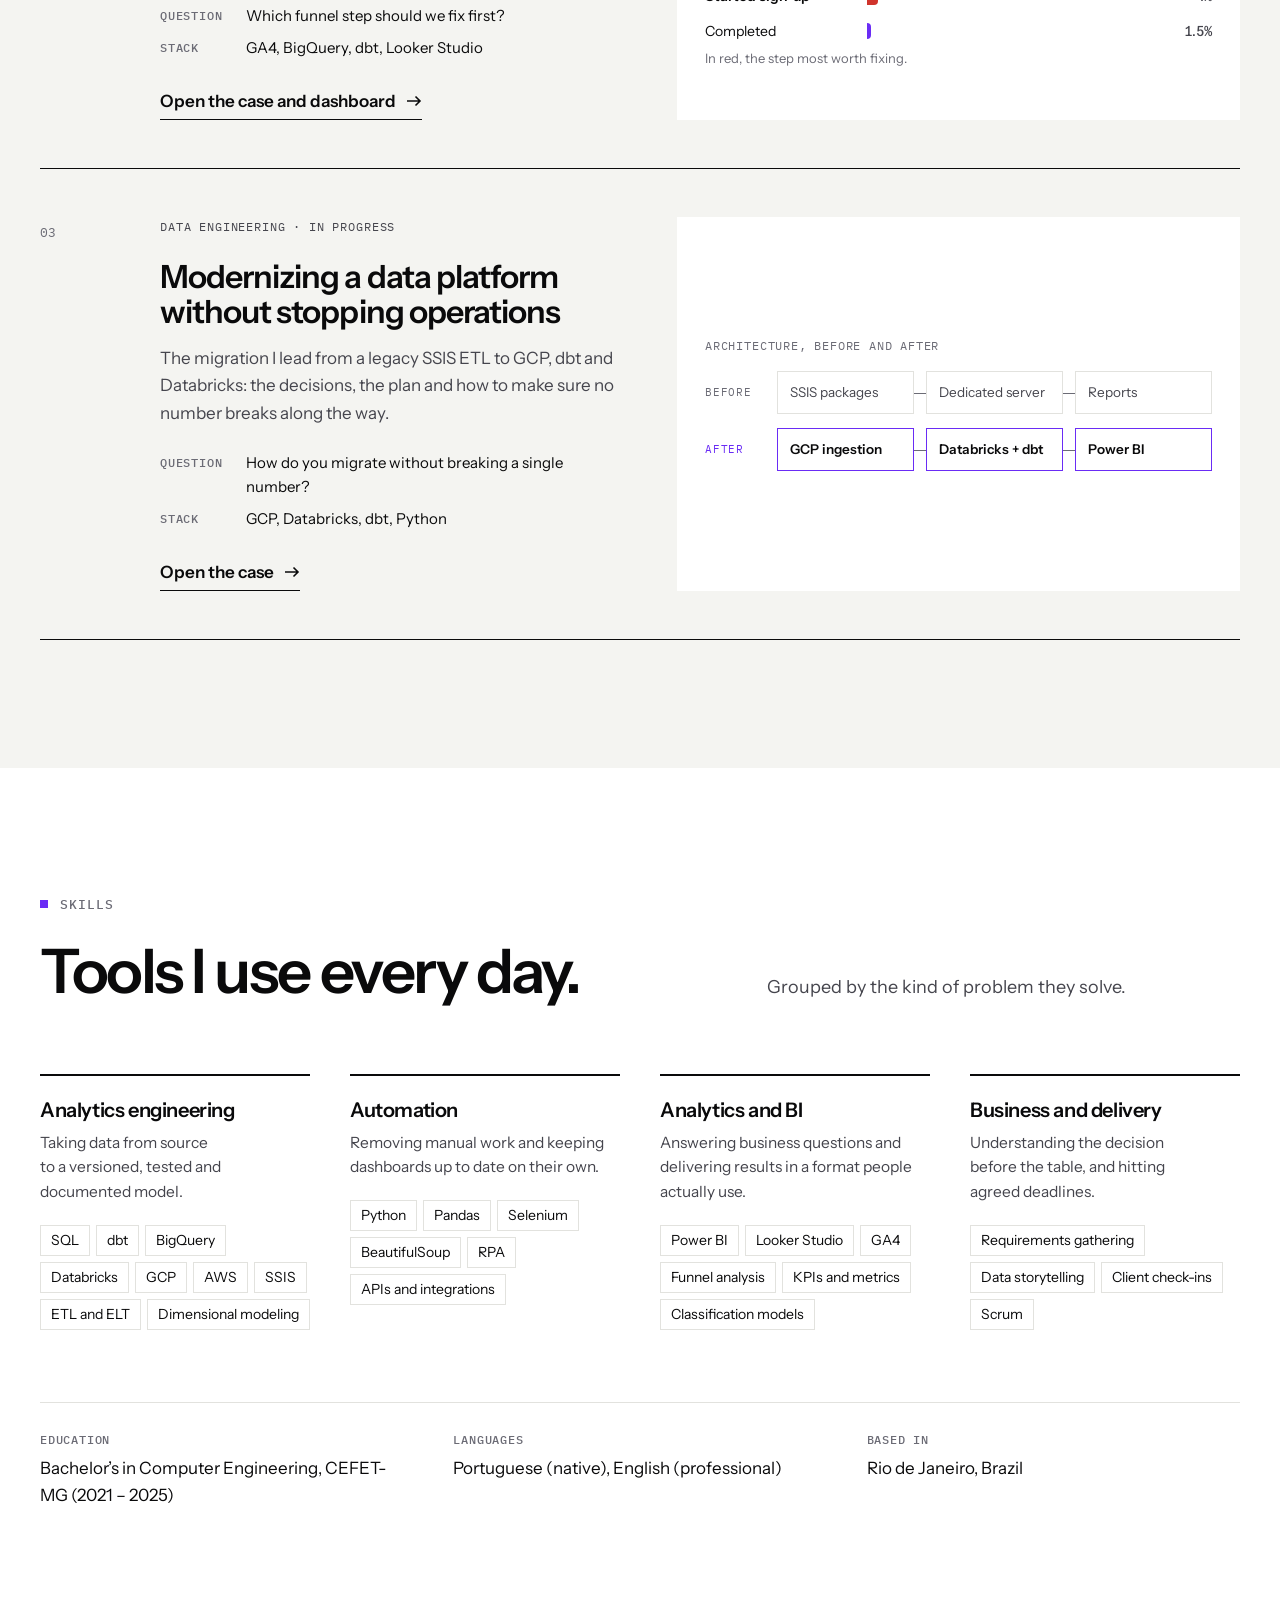
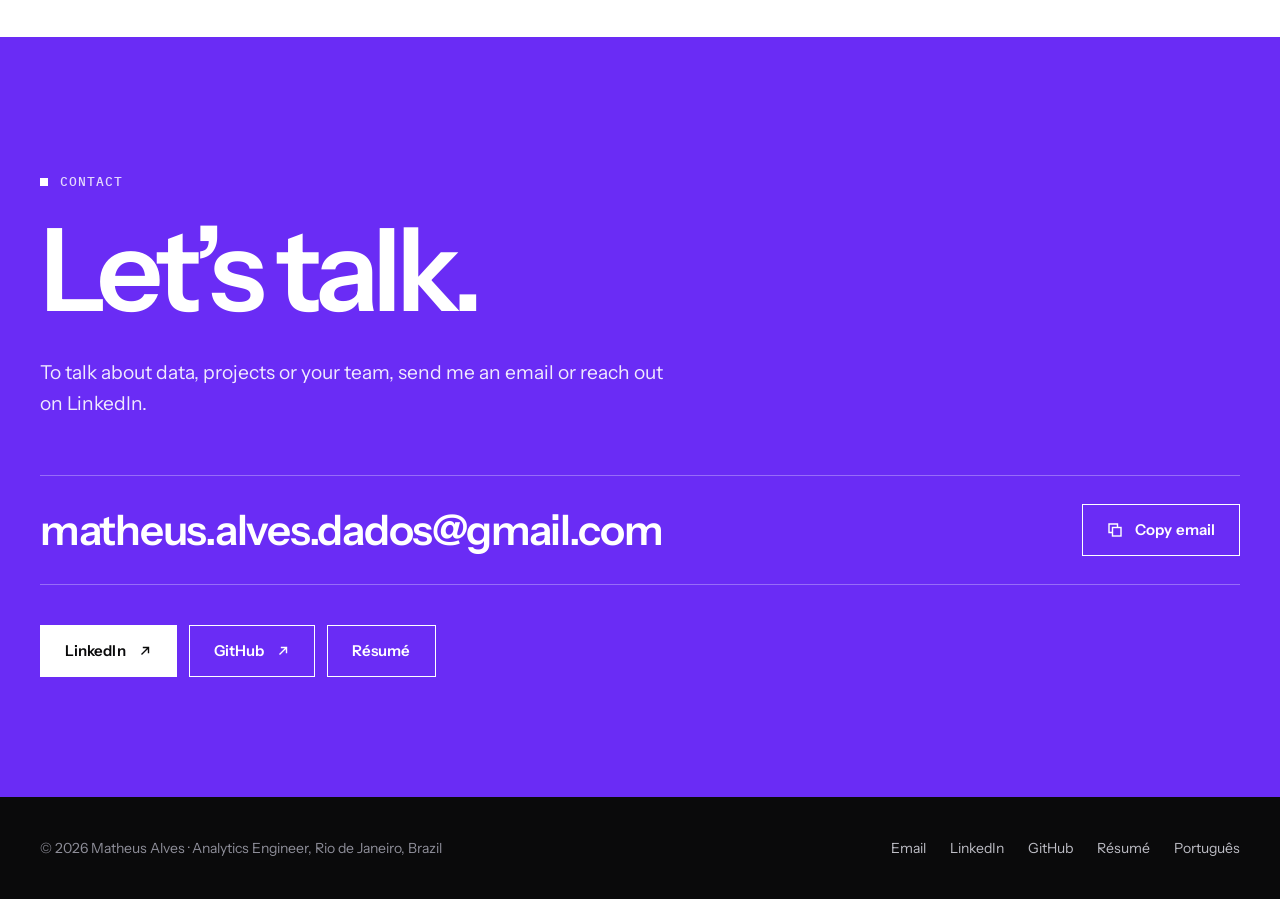
<file: en/index.html>
<!doctype html>
<html lang="en">
<head>
<meta charset="utf-8">
<meta name="viewport" content="width=device-width, initial-scale=1">
<title>Matheus Alves | Analytics Engineer & Data Analyst</title>
<meta name="description" content="Analytics Engineer at Ancar, Brazil’s largest privately held shopping center company. Ex-Accenture. SQL, dbt, BigQuery, Databricks and Power BI, with case studies and interactive dashboards.">
<link rel="canonical" href="https://matheushalves-dados.github.io/en/">
<link rel="alternate" hreflang="pt-BR" href="https://matheushalves-dados.github.io/">
<link rel="alternate" hreflang="en" href="https://matheushalves-dados.github.io/en/">
<link rel="alternate" hreflang="x-default" href="https://matheushalves-dados.github.io/">
<meta name="theme-color" content="#0A0A0B">
<meta property="og:type" content="website">
<meta property="og:locale" content="en_US">
<meta property="og:locale:alternate" content="pt_BR">
<meta property="og:site_name" content="Matheus Alves">
<meta property="og:title" content="Matheus Alves | Analytics Engineer & Data Analyst">
<meta property="og:description" content="Analytics Engineer at Ancar. Ex-Accenture. SQL, dbt, BigQuery, Databricks and Power BI, with case studies and interactive dashboards.">
<meta property="og:url" content="https://matheushalves-dados.github.io/en/">
<meta property="og:image" content="https://matheushalves-dados.github.io/assets/img/og-en.png">
<meta property="og:image:width" content="1200">
<meta property="og:image:height" content="630">
<meta property="og:image:alt" content="Matheus Alves, Analytics Engineer and Data Analyst">
<meta name="twitter:card" content="summary_large_image">
<link rel="icon" href="data:image/svg+xml,%3Csvg xmlns='http://www.w3.org/2000/svg' viewBox='0 0 64 64'%3E%3Crect width='64' height='64' fill='%236A2CF5'/%3E%3Ctext x='32' y='42' font-family='Arial,Helvetica,sans-serif' font-size='27' font-weight='700' fill='%23fff' text-anchor='middle'%3EMA%3C/text%3E%3C/svg%3E">
<link rel="apple-touch-icon" href="../assets/img/apple-touch-icon.png">
<link rel="preconnect" href="https://fonts.googleapis.com">
<link rel="preconnect" href="https://fonts.gstatic.com" crossorigin>
<link rel="stylesheet" href="https://fonts.googleapis.com/css2?family=IBM+Plex+Mono:wght@400;500&family=Instrument+Sans:wght@400;500;600;700&display=swap">
<link rel="stylesheet" href="../assets/css/style.css">
<script type="application/ld+json">
{"@context":"https://schema.org","@type":"Person","name":"Matheus Alves","jobTitle":"Analytics Engineer","worksFor":{"@type":"Organization","name":"Ancar"},"alumniOf":{"@type":"CollegeOrUniversity","name":"CEFET-MG"},"address":{"@type":"PostalAddress","addressLocality":"Rio de Janeiro","addressRegion":"RJ","addressCountry":"BR"},"email":"mailto:matheus.alves.dados@gmail.com","url":"https://matheushalves-dados.github.io/en/","sameAs":["https://www.linkedin.com/in/matheushalves/","https://github.com/matheushalves-dados"],"knowsAbout":["Analytics Engineering","SQL","dbt","BigQuery","Databricks","Google Cloud","Power BI","Python","Google Analytics 4"],"knowsLanguage":["pt-BR","en"]}
</script>
</head>
<body>
<a class="skip" href="#content">Skip to content</a>

<header class="site-header dark">
  <div class="wrap">
    <a class="brand" href="index.html"><span class="brand-mark" aria-hidden="true">MA</span>Matheus Alves<span class="brand-role">Analytics Engineer</span></a>
    <nav class="nav" aria-label="Main">
      <a href="#experience">Experience</a>
      <a class="opt" href="#cases">Case studies</a>
      <a class="opt" href="#skills">Skills</a>
      <a class="opt" href="#contact">Contact</a>
    </nav>
    <nav class="lang" aria-label="Language"><a href="../index.html" hreflang="pt-BR" lang="pt-BR">PT</a><a href="index.html" hreflang="en" lang="en" aria-current="true">EN</a></nav>
    <a class="btn btn-ghost header-cta" href="cv.html"><span class="lbl-long">Résumé</span><span class="lbl-short">CV</span></a>
  </div>
</header>

<main id="content">

<section class="hero dark" aria-labelledby="hero-t">
  <div class="wrap">
    <div class="hero-top">
      <img class="avatar" src="../assets/img/foto.jpg" alt="Photo of Matheus Alves" width="88" height="88" onerror="this.remove()">
      <p class="eyebrow">Analytics Engineer · Data Analyst</p>
    </div>
    <h1 id="hero-t">Matheus Alves</h1>
    <div class="hero-body">
      <div>
        <p class="hero-statement">I lead the data platform migration at <strong>Ancar</strong>, Brazil’s largest privately held shopping center company. At <strong>Accenture</strong>, I cut client report analysis from 5 hours to 30 minutes and went from intern to mid-level analyst in 14 months.</p>
        <div class="actions">
          <a class="btn btn-primary" href="#experience">View experience <svg class="arr" width="16" height="16" viewBox="0 0 16 16" aria-hidden="true"><path d="M1 8h13M9.5 3.5 14 8l-4.5 4.5" fill="none" stroke="currentColor" stroke-width="1.6"/></svg></a>
          <a class="btn btn-ghost" href="cv.html"><svg width="16" height="16" viewBox="0 0 16 16" aria-hidden="true"><path d="M3.5 1.5h6l3 3v10h-9zM9.5 1.5v3h3M6 8.5h4M6 11h4" fill="none" stroke="currentColor" stroke-width="1.4"/></svg> Résumé</a>
        </div>
        <dl class="hero-meta">
          <div><dt>Based in</dt><dd>Rio de Janeiro, Brazil</dd></div>
          <div><dt>Languages</dt><dd>Portuguese and English</dd></div>
          <div><dt>Core stack</dt><dd>SQL · dbt · BigQuery · Databricks · Power BI</dd></div>
        </dl>
      </div>
      <aside class="panel" aria-label="Interactive preview of the shopping center dashboard">
        <div class="panel-head">
          <div><p class="panel-title">Tenant sales</p><p class="panel-sub">Case study preview · synthetic data</p></div>
          <div class="seg" id="hero-seg" role="group" aria-label="Choose a mall">
            <button type="button" data-id="atlantico" aria-pressed="true">Atlântico</button>
            <button type="button" data-id="serra" aria-pressed="false">Serra</button>
            <button type="button" data-id="lagoa" aria-pressed="false">Lagoa</button>
          </div>
        </div>
        <div class="panel-kpis">
          <div><b id="hero-sales">–</b><span>12-month sales</span></div>
          <div><b id="hero-delta">–</b><span>vs prior 12 months</span></div>
          <div><b id="hero-occ">–</b><span>Occupancy</span></div>
        </div>
        <div id="hero-chart"></div>
        <div class="panel-foot"><span>At work, I build this dashboard in Power BI</span><a href="projects/mall-performance.html">Open the full dashboard</a></div>
      </aside>
    </div>
  </div>
</section>

<section class="scorecard dark" aria-labelledby="sc-t">
  <div class="wrap">
    <div class="sc-head"><h2 class="eyebrow" id="sc-t">Impact in numbers</h2><p>Measured results from projects I worked on.</p></div>
    <ol class="sc-grid">
      <li class="sc">
        <span class="sc-src">Accenture</span>
        <span class="sc-val">5h<span class="to">→</span>30min</span>
        <p class="sc-desc">to analyze client reports, with Power BI dashboards and automated data collection in Python.</p>
        <div class="sc-viz" aria-hidden="true">
          <span class="sc-bar"><span>before</span><i style="--w:100%"></i></span>
          <span class="sc-bar after"><span>after</span><i style="--w:10%"></i></span>
        </div>
        <p class="sc-foot">−90% time</p>
      </li>
      <li class="sc">
        <span class="sc-src">iDinheiro</span>
        <span class="sc-val">2h<span class="to">→</span>30min</span>
        <p class="sc-desc">of daily report processing, with dbt and SQL transformations on BigQuery.</p>
        <div class="sc-viz" aria-hidden="true">
          <span class="sc-bar"><span>before</span><i style="--w:40%"></i></span>
          <span class="sc-bar after"><span>after</span><i style="--w:10%"></i></span>
        </div>
        <p class="sc-foot">−75% time · same scale</p>
      </li>
      <li class="sc">
        <span class="sc-src">Accenture</span>
        <span class="sc-val">14 months</span>
        <p class="sc-desc">from data intern to mid-level data analyst, for delivery and ownership on client projects.</p>
        <p class="sc-foot plain">Intern → Mid-level Analyst</p>
      </li>
      <li class="sc">
        <span class="sc-src">Ancar · in progress</span>
        <span class="sc-val">R$ 500K</span>
        <p class="sc-desc">is next year’s savings target for the data platform optimization program I lead.</p>
        <p class="sc-foot plain">Target · about R$ 500K in one year</p>
      </li>
    </ol>
  </div>
</section>

<section class="section" id="experience" aria-labelledby="exp-t">
  <div class="wrap">
    <div class="section-head">
      <div><p class="eyebrow">Experience</p><h2 id="exp-t">From the factory floor to technical leadership.</h2></div>
      <p>Eight years in industrial and retail operations before moving into data. Since 2022: two promotions, a Computer Engineering degree and, in 2026, technical leadership of a platform migration.</p>
    </div>

    <ol class="roles">
      <li class="role">
        <div>
          <h3 class="role-org">Ancar <span class="role-now">Current</span></h3>
          <p class="role-ctx">Brazil’s largest privately held shopping center company: 23 malls, about 5,000 stores and R$ 20 billion in annual sales.</p>
          <p class="role-when">Jun 2026 – present · Rio de Janeiro</p>
        </div>
        <div>
          <p class="role-title">Data Analyst (Mid-level)</p>
          <ul>
            <li>Technical lead for migrating the SSIS ETL to an architecture on <strong>GCP, dbt and Databricks</strong>.</li>
            <li>Lead the data platform optimization program, targeting <strong>about R$ 500K in savings</strong> next year.</li>
            <li>Automate routines with Python, RPA and system integrations, targeting <strong>20% higher productivity</strong> for the team.</li>
          </ul>
        </div>
      </li>
      <li class="role">
        <div>
          <h3 class="role-org">Accenture</h3>
          <p class="role-ctx">One of the world’s largest consulting and technology companies: about 814,000 people serving clients in more than 120 countries.</p>
          <p class="role-when">Oct 2024 – Jun 2026</p>
        </div>
        <div>
          <p class="role-title">Data Intern, promoted to Mid-level Data Analyst in 14 months</p>
          <ul>
            <li>Built Power BI dashboards that cut report analysis time from <strong>5 hours to 30 minutes</strong>.</li>
            <li>Automated dashboard refreshes with Python web scraping, using Selenium and BeautifulSoup.</li>
            <li>Ran weekly client meetings: <strong>100% on-time delivery</strong> and <strong>20% less rework</strong>.</li>
          </ul>
        </div>
      </li>
      <li class="role">
        <div>
          <h3 class="role-org">CEFET-MG</h3>
          <p class="role-ctx">Federal Center for Technological Education of Minas Gerais, a public engineering school and research institution.</p>
          <p class="role-when">Mar 2024 – Feb 2025</p>
        </div>
        <div>
          <p class="role-title">Undergraduate research</p>
          <ul>
            <li>Built Python pipelines to extract and analyze graph networks mapping the scientific output of Brazilian PhDs.</li>
          </ul>
        </div>
      </li>
      <li class="role">
        <div>
          <h3 class="role-org">iDinheiro</h3>
          <p class="role-ctx">Personal finance content portal and comparison site for credit cards, loans and digital bank accounts.</p>
          <p class="role-when">Mar 2022 – Mar 2024</p>
        </div>
        <div>
          <p class="role-title">Data Intern, promoted to Junior Data Analyst</p>
          <ul>
            <li>Owned the migration to Google Analytics 4, with events integrated into the BigQuery data warehouse.</li>
            <li>Cut daily report processing from <strong>about 2 hours to 30 minutes</strong> with dbt and SQL.</li>
            <li>Built Power BI and Looker Studio dashboards for Product, Marketing, Sales and Content.</li>
          </ul>
        </div>
      </li>
      <li class="role past">
        <div>
          <h3 class="role-org">Before data</h3>
          <p class="role-ctx">Gerdau, Brazil’s largest steelmaker, and supermarket retail.</p>
          <p class="role-when">2013 – 2021 · Divinópolis, Brazil</p>
        </div>
        <div>
          <p class="role-title">Process operator at Gerdau and supermarket stock clerk</p>
          <p class="role-where">Eight years in operations, across industry and retail, before moving into data.</p>
        </div>
      </li>
    </ol>

    <figure class="gantt" style="margin:72px 0 0" aria-labelledby="gantt-cap">
      <figcaption class="gantt-cap" id="gantt-cap">
        <span>Timeline, 2013 to 2026</span>
        <span class="g-legend"><span><i class="data"></i>Data</span><span><i class="study"></i>Education and research</span><span><i class="ops"></i>Operations</span></span>
      </figcaption>
      <div class="g-chart">
        <div class="g-axis" aria-hidden="true">
          <span style="--x:0%">2013</span><span style="--x:14.29%">2015</span><span style="--x:28.57%">2017</span><span style="--x:42.86%">2019</span><span style="--x:57.14%">2021</span><span style="--x:71.43%">2023</span><span style="--x:85.71%">2025</span><span class="g-now" style="--x:98.81%">now</span>
        </div>
        <ol class="g-rows">
          <li class="g-row"><div class="g-label">Gerdau and retail<small>2013 – 2021 · operations</small></div><div class="g-track" aria-hidden="true"><span class="g-bar ops" style="--s:0%;--e:64.29%"></span></div></li>
          <li class="g-row"><div class="g-label">Computer Engineering<small>2021 – 2025 · CEFET-MG</small></div><div class="g-track" aria-hidden="true"><span class="g-bar study" style="--s:58.33%;--e:92.86%"></span></div></li>
          <li class="g-row"><div class="g-label">iDinheiro<small>Mar 2022 – Mar 2024 · intern → junior</small></div><div class="g-track" aria-hidden="true"><span class="g-bar data" style="--s:65.48%;--e:80.36%"></span></div></li>
          <li class="g-row"><div class="g-label">Undergraduate research<small>Mar 2024 – Feb 2025 · CEFET-MG</small></div><div class="g-track" aria-hidden="true"><span class="g-bar study" style="--s:79.76%;--e:86.9%"></span></div></li>
          <li class="g-row"><div class="g-label">Accenture<small>Oct 2024 – Jun 2026 · intern → mid-level</small></div><div class="g-track" aria-hidden="true"><span class="g-bar data" style="--s:83.93%;--e:96.43%"></span></div></li>
          <li class="g-row"><div class="g-label">Ancar<small>Jun 2026 – present · mid-level analyst</small></div><div class="g-track" aria-hidden="true"><span class="g-bar data" style="--s:95.83%;--e:98.81%"></span></div></li>
        </ol>
        <span class="g-today" style="--t:.9881" aria-hidden="true"></span>
      </div>
    </figure>
  </div>
</section>

<section class="section alt" id="cases" aria-labelledby="cases-t">
  <div class="wrap">
    <div class="section-head">
      <div><p class="eyebrow">Case studies</p><h2 id="cases-t">From business problem to dashboard.</h2></div>
      <p>Each case covers the context, the technical decisions, the code and a dashboard you can use. The numbers are synthetic; the approach is the one I use at work.</p>
    </div>
    <ol class="cases">
      <li class="case">
        <span class="case-n">01</span>
        <div class="case-main">
          <p class="case-kicker">Retail · Shopping centers</p>
          <h3><a href="projects/mall-performance.html">Performance dashboard for a shopping center network</a></h3>
          <p>Sales, sales per m², occupancy, delinquency and a list of at-risk tenants, so leadership can act before a decline turns into vacancy.</p>
          <dl class="case-facts">
            <dt>Question</dt><dd>Which tenants need attention now?</dd>
            <dt>Stack</dt><dd>Power BI, dbt, BigQuery, SQL</dd>
          </dl>
          <span class="case-cta">Open the case and dashboard <svg class="arr" width="16" height="16" viewBox="0 0 16 16" aria-hidden="true"><path d="M1 8h13M9.5 3.5 14 8l-4.5 4.5" fill="none" stroke="currentColor" stroke-width="1.6"/></svg></span>
        </div>
        <div class="case-visual">
          <p class="case-visual-cap">Sales change by category</p>
          <div id="case1-chart"></div>
        </div>
      </li>
      <li class="case">
        <span class="case-n">02</span>
        <div class="case-main">
          <p class="case-kicker">Digital product · Personal finance</p>
          <h3><a href="projects/conversion-funnel.html">Where a personal finance portal loses its sign-ups</a></h3>
          <p>A funnel from first visit to partner sign-up, split by channel and device, showing which step is worth fixing first.</p>
          <dl class="case-facts">
            <dt>Question</dt><dd>Which funnel step should we fix first?</dd>
            <dt>Stack</dt><dd>GA4, BigQuery, dbt, Looker Studio</dd>
          </dl>
          <span class="case-cta">Open the case and dashboard <svg class="arr" width="16" height="16" viewBox="0 0 16 16" aria-hidden="true"><path d="M1 8h13M9.5 3.5 14 8l-4.5 4.5" fill="none" stroke="currentColor" stroke-width="1.6"/></svg></span>
        </div>
        <div class="case-visual">
          <p class="case-visual-cap">Funnel, % of sessions</p>
          <div class="mini-funnel">
            <div class="mf-row"><span>Sessions</span><i style="--w:100%"></i><b>100%</b></div>
            <div class="mf-row"><span>Read the content</span><i style="--w:52%"></i><b>52%</b></div>
            <div class="mf-row"><span>Clicked comparison tool</span><i style="--w:12%"></i><b>12%</b></div>
            <div class="mf-row worst"><span>Started sign-up</span><i style="--w:4%"></i><b>4%</b></div>
            <div class="mf-row"><span>Completed</span><i style="--w:1.5%"></i><b>1.5%</b></div>
          </div>
          <p class="mf-note">In red, the step most worth fixing.</p>
        </div>
      </li>
      <li class="case">
        <span class="case-n">03</span>
        <div class="case-main">
          <p class="case-kicker">Data engineering · In progress</p>
          <h3><a href="projects/data-platform.html">Modernizing a data platform without stopping operations</a></h3>
          <p>The migration I lead from a legacy SSIS ETL to GCP, dbt and Databricks: the decisions, the plan and how to make sure no number breaks along the way.</p>
          <dl class="case-facts">
            <dt>Question</dt><dd>How do you migrate without breaking a single number?</dd>
            <dt>Stack</dt><dd>GCP, Databricks, dbt, Python</dd>
          </dl>
          <span class="case-cta">Open the case <svg class="arr" width="16" height="16" viewBox="0 0 16 16" aria-hidden="true"><path d="M1 8h13M9.5 3.5 14 8l-4.5 4.5" fill="none" stroke="currentColor" stroke-width="1.6"/></svg></span>
        </div>
        <div class="case-visual">
          <p class="case-visual-cap">Architecture, before and after</p>
          <div class="mini-arch">
            <div class="ma-row"><span class="ma-tag">Before</span><span class="ma-node">SSIS packages</span><span class="ma-node">Dedicated server</span><span class="ma-node">Reports</span></div>
            <div class="ma-row new"><span class="ma-tag">After</span><span class="ma-node">GCP ingestion</span><span class="ma-node">Databricks + dbt</span><span class="ma-node">Power BI</span></div>
          </div>
        </div>
      </li>
    </ol>
  </div>
</section>

<section class="section" id="skills" aria-labelledby="skills-t">
  <div class="wrap">
    <div class="section-head">
      <div><p class="eyebrow">Skills</p><h2 id="skills-t">Tools I use every day.</h2></div>
      <p>Grouped by the kind of problem they solve.</p>
    </div>
    <div class="skills">
      <div class="skill">
        <h3>Analytics engineering</h3>
        <p>Taking data from source to a versioned, tested and documented model.</p>
        <ul class="chips"><li>SQL</li><li>dbt</li><li>BigQuery</li><li>Databricks</li><li>GCP</li><li>AWS</li><li>SSIS</li><li>ETL and ELT</li><li>Dimensional modeling</li></ul>
      </div>
      <div class="skill">
        <h3>Automation</h3>
        <p>Removing manual work and keeping dashboards up to date on their own.</p>
        <ul class="chips"><li>Python</li><li>Pandas</li><li>Selenium</li><li>BeautifulSoup</li><li>RPA</li><li>APIs and integrations</li></ul>
      </div>
      <div class="skill">
        <h3>Analytics and BI</h3>
        <p>Answering business questions and delivering results in a format people actually use.</p>
        <ul class="chips"><li>Power BI</li><li>Looker Studio</li><li>GA4</li><li>Funnel analysis</li><li>KPIs and metrics</li><li>Classification models</li></ul>
      </div>
      <div class="skill">
        <h3>Business and delivery</h3>
        <p>Understanding the decision before the table, and hitting agreed deadlines.</p>
        <ul class="chips"><li>Requirements gathering</li><li>Data storytelling</li><li>Client check-ins</li><li>Scrum</li></ul>
      </div>
    </div>
    <dl class="facts-row">
      <div><dt>Education</dt><dd>Bachelor’s in Computer Engineering, CEFET-MG (2021 – 2025)</dd></div>
      <div><dt>Languages</dt><dd>Portuguese (native), English (professional)</dd></div>
      <div><dt>Based in</dt><dd>Rio de Janeiro, Brazil</dd></div>
    </dl>
  </div>
</section>

<section class="contact violet" id="contact" aria-labelledby="contact-t">
  <div class="wrap">
    <p class="eyebrow">Contact</p>
    <h2 id="contact-t">Let’s talk.</h2>
    <p class="contact-lede">To talk about data, projects or your team, send me an email or reach out on LinkedIn.</p>
    <div class="mail-row">
      <a class="mail" href="mailto:matheus.alves.dados@gmail.com">matheus.alves.dados@gmail.com</a>
      <button class="btn btn-ghost copy" type="button" data-copy="matheus.alves.dados@gmail.com"><svg width="16" height="16" viewBox="0 0 16 16" aria-hidden="true"><rect x="5.5" y="5.5" width="8.5" height="8.5" fill="none" stroke="currentColor" stroke-width="1.4"/><path d="M10.5 5.5V2H2v8.5h3.5" fill="none" stroke="currentColor" stroke-width="1.4"/></svg><span>Copy email</span></button>
    </div>
    <div class="actions">
      <a class="btn btn-light" href="https://www.linkedin.com/in/matheushalves/" rel="noopener">LinkedIn <svg class="arr" width="14" height="14" viewBox="0 0 16 16" aria-hidden="true"><path d="M4 12 12 4M5.5 4H12v6.5" fill="none" stroke="currentColor" stroke-width="1.6"/></svg></a>
      <a class="btn btn-ghost" href="https://github.com/matheushalves-dados" rel="noopener">GitHub <svg class="arr" width="14" height="14" viewBox="0 0 16 16" aria-hidden="true"><path d="M4 12 12 4M5.5 4H12v6.5" fill="none" stroke="currentColor" stroke-width="1.6"/></svg></a>
      <a class="btn btn-ghost" href="cv.html">Résumé</a>
    </div>
  </div>
</section>
</main>

<footer class="site-footer dark">
  <div class="wrap">
    <p>© 2026 Matheus Alves · Analytics Engineer, Rio de Janeiro, Brazil</p>
    <p class="foot-links"><a href="mailto:matheus.alves.dados@gmail.com">Email</a><a href="https://www.linkedin.com/in/matheushalves/" rel="noopener">LinkedIn</a><a href="https://github.com/matheushalves-dados" rel="noopener">GitHub</a><a href="cv.html">Résumé</a><a href="../index.html" hreflang="pt-BR" lang="pt-BR">Português</a></p>
  </div>
</footer>

<script src="../assets/js/charts.js"></script>
<script src="../assets/js/data-shopping.js"></script>
<script src="../assets/js/home.js"></script>
</body>
</html>
</file>
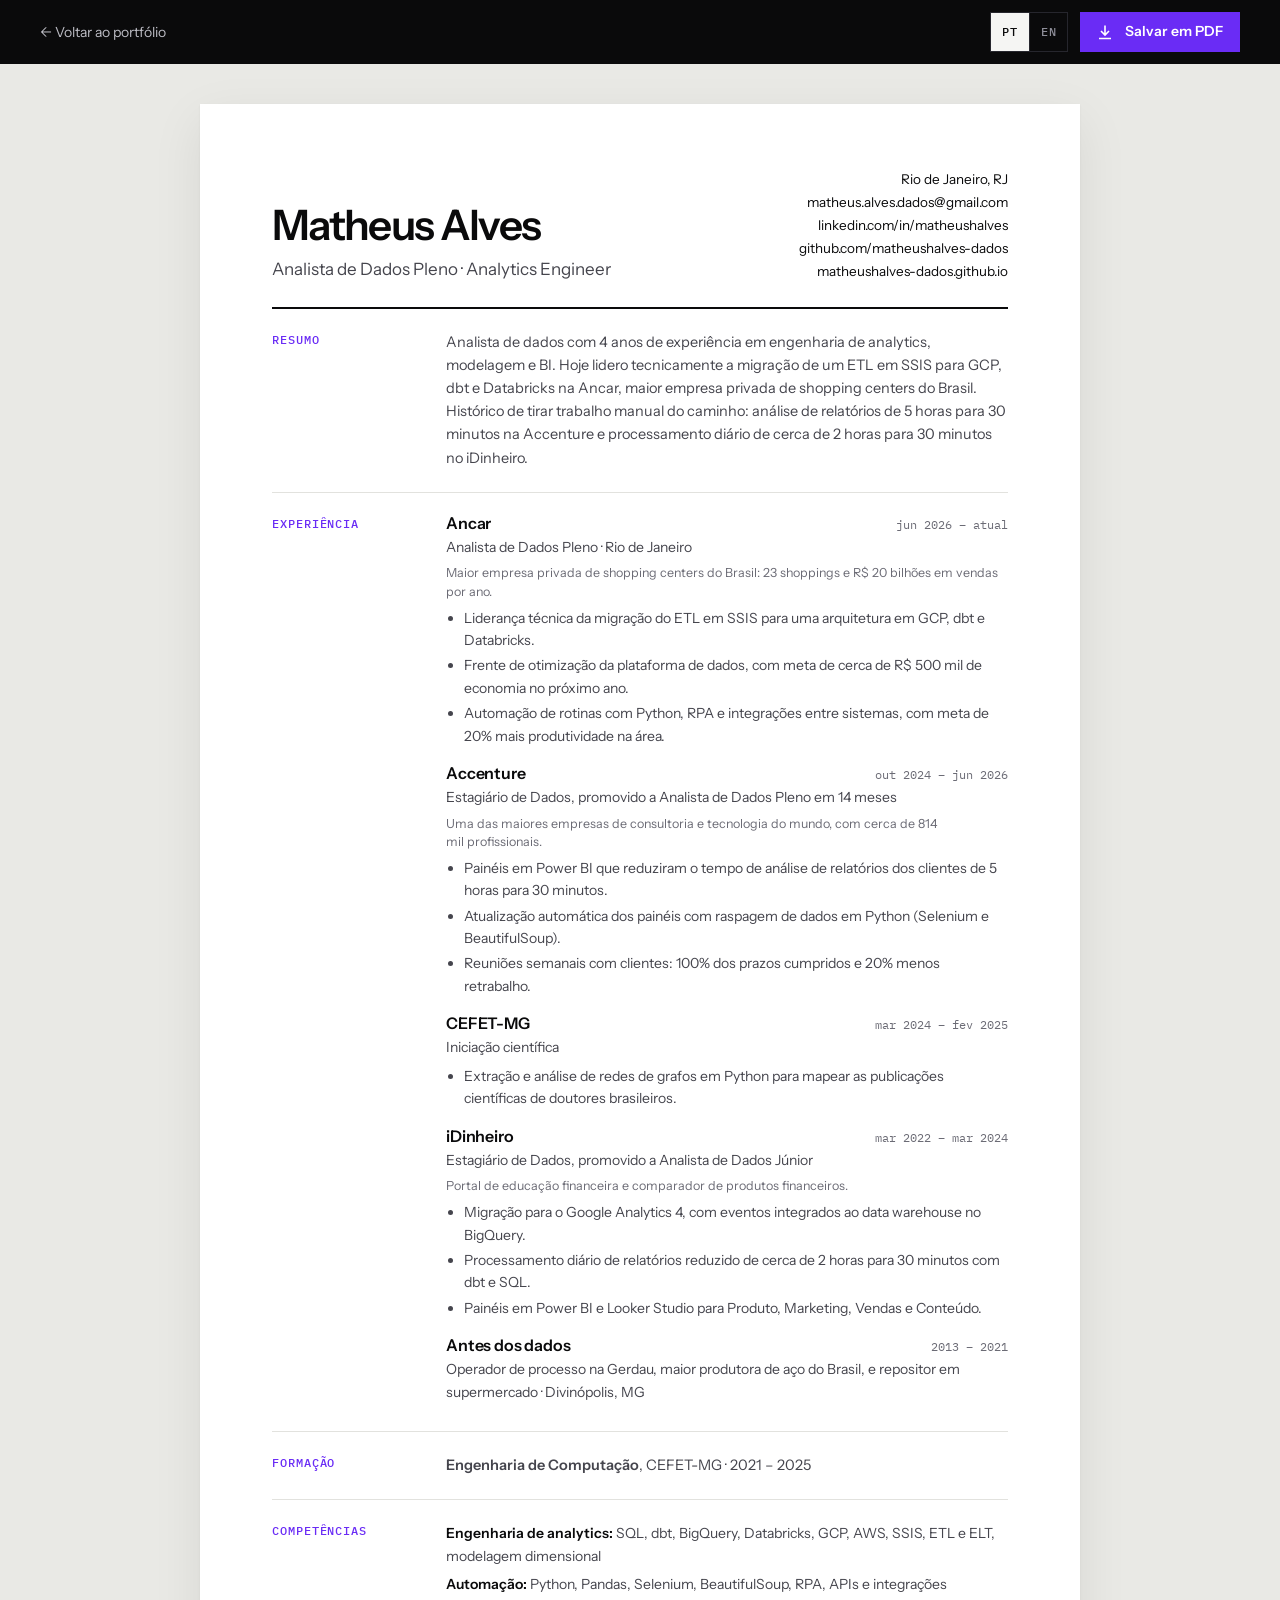
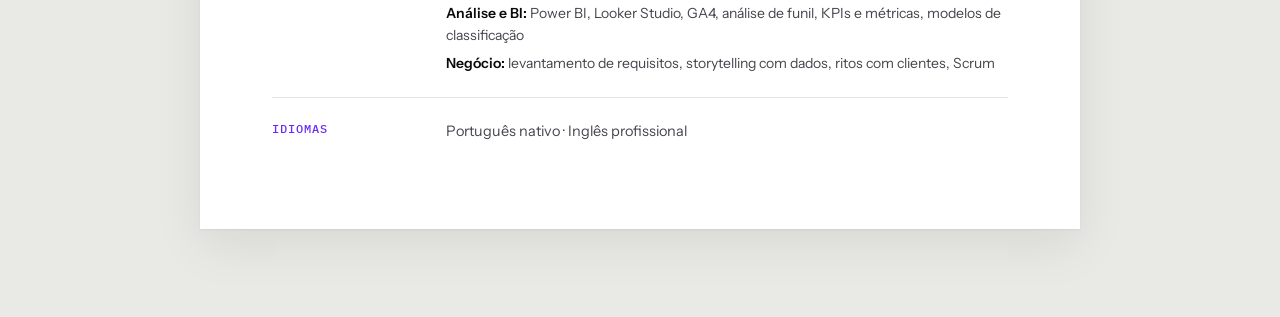
<file: cv.html>
<!doctype html>
<html lang="pt-BR">
<head>
<meta charset="utf-8">
<meta name="viewport" content="width=device-width, initial-scale=1">
<title>Currículo | Matheus Alves</title>
<meta name="description" content="Currículo de Matheus Alves, Analista de Dados Pleno e Analytics Engineer: Ancar, Accenture e iDinheiro, com SQL, dbt, BigQuery, Databricks e Power BI.">
<link rel="canonical" href="https://matheushalves-dados.github.io/cv.html">
<link rel="alternate" hreflang="pt-BR" href="https://matheushalves-dados.github.io/cv.html">
<link rel="alternate" hreflang="en" href="https://matheushalves-dados.github.io/en/cv.html">
<meta name="theme-color" content="#0A0A0B">
<meta property="og:type" content="profile">
<meta property="og:locale" content="pt_BR">
<meta property="og:site_name" content="Matheus Alves">
<meta property="og:title" content="Currículo | Matheus Alves">
<meta property="og:description" content="Analista de Dados Pleno e Analytics Engineer. Ancar, Accenture e iDinheiro.">
<meta property="og:url" content="https://matheushalves-dados.github.io/cv.html">
<meta property="og:image" content="https://matheushalves-dados.github.io/assets/img/og.png">
<meta name="twitter:card" content="summary_large_image">
<link rel="icon" href="data:image/svg+xml,%3Csvg xmlns='http://www.w3.org/2000/svg' viewBox='0 0 64 64'%3E%3Crect width='64' height='64' fill='%236A2CF5'/%3E%3Ctext x='32' y='42' font-family='Arial,Helvetica,sans-serif' font-size='27' font-weight='700' fill='%23fff' text-anchor='middle'%3EMA%3C/text%3E%3C/svg%3E">
<link rel="apple-touch-icon" href="assets/img/apple-touch-icon.png">
<link rel="preconnect" href="https://fonts.googleapis.com">
<link rel="preconnect" href="https://fonts.gstatic.com" crossorigin>
<link rel="stylesheet" href="https://fonts.googleapis.com/css2?family=IBM+Plex+Mono:wght@400;500&family=Instrument+Sans:wght@400;500;600;700&display=swap">
<link rel="stylesheet" href="assets/css/style.css">
</head>
<body class="cv-body">
<div class="cv-bar dark">
  <div class="wrap">
    <a class="back" href="index.html">← Voltar ao portfólio</a>
    <div class="actions">
      <nav class="lang" aria-label="Idioma"><a href="cv.html" hreflang="pt-BR" lang="pt-BR" aria-current="true">PT</a><a href="en/cv.html" hreflang="en" lang="en">EN</a></nav>
      <button class="btn btn-primary header-cta" type="button" onclick="window.print()"><svg width="16" height="16" viewBox="0 0 16 16" aria-hidden="true"><path d="M8 1.5v9M4 7l4 4 4-4M2 14.5h12" fill="none" stroke="currentColor" stroke-width="1.6"/></svg>Salvar em PDF</button>
    </div>
  </div>
</div>

<main class="sheet" id="conteudo">
  <header class="cv-head">
    <div>
      <h1>Matheus Alves</h1>
      <p class="cv-role">Analista de Dados Pleno · Analytics Engineer</p>
    </div>
    <ul class="cv-contact">
      <li>Rio de Janeiro, RJ</li>
      <li><a href="mailto:matheus.alves.dados@gmail.com">matheus.alves.dados@gmail.com</a></li>
      <li><a href="https://www.linkedin.com/in/matheushalves/">linkedin.com/in/matheushalves</a></li>
      <li><a href="https://github.com/matheushalves-dados">github.com/matheushalves-dados</a></li>
      <li><a href="https://matheushalves-dados.github.io/">matheushalves-dados.github.io</a></li>
    </ul>
  </header>

  <section class="cv-sec">
    <h2>Resumo</h2>
    <p>Analista de dados com 4 anos de experiência em engenharia de analytics, modelagem e BI. Hoje lidero tecnicamente a migração de um ETL em SSIS para GCP, dbt e Databricks na Ancar, maior empresa privada de shopping centers do Brasil. Histórico de tirar trabalho manual do caminho: análise de relatórios de 5 horas para 30 minutos na Accenture e processamento diário de cerca de 2 horas para 30 minutos no iDinheiro.</p>
  </section>

  <section class="cv-sec">
    <h2>Experiência</h2>
    <div>
      <div class="cv-job">
        <div class="cv-job-head"><h3>Ancar</h3><span class="cv-when">jun 2026 – atual</span></div>
        <p class="cv-line">Analista de Dados Pleno · Rio de Janeiro</p>
        <p class="cv-ctx">Maior empresa privada de shopping centers do Brasil: 23 shoppings e R$ 20 bilhões em vendas por ano.</p>
        <ul>
          <li>Liderança técnica da migração do ETL em SSIS para uma arquitetura em GCP, dbt e Databricks.</li>
          <li>Frente de otimização da plataforma de dados, com meta de cerca de R$ 500 mil de economia no próximo ano.</li>
          <li>Automação de rotinas com Python, RPA e integrações entre sistemas, com meta de 20% mais produtividade na área.</li>
        </ul>
      </div>
      <div class="cv-job">
        <div class="cv-job-head"><h3>Accenture</h3><span class="cv-when">out 2024 – jun 2026</span></div>
        <p class="cv-line">Estagiário de Dados, promovido a Analista de Dados Pleno em 14 meses</p>
        <p class="cv-ctx">Uma das maiores empresas de consultoria e tecnologia do mundo, com cerca de 814 mil profissionais.</p>
        <ul>
          <li>Painéis em Power BI que reduziram o tempo de análise de relatórios dos clientes de 5 horas para 30 minutos.</li>
          <li>Atualização automática dos painéis com raspagem de dados em Python (Selenium e BeautifulSoup).</li>
          <li>Reuniões semanais com clientes: 100% dos prazos cumpridos e 20% menos retrabalho.</li>
        </ul>
      </div>
      <div class="cv-job">
        <div class="cv-job-head"><h3>CEFET-MG</h3><span class="cv-when">mar 2024 – fev 2025</span></div>
        <p class="cv-line">Iniciação científica</p>
        <ul>
          <li>Extração e análise de redes de grafos em Python para mapear as publicações científicas de doutores brasileiros.</li>
        </ul>
      </div>
      <div class="cv-job">
        <div class="cv-job-head"><h3>iDinheiro</h3><span class="cv-when">mar 2022 – mar 2024</span></div>
        <p class="cv-line">Estagiário de Dados, promovido a Analista de Dados Júnior</p>
        <p class="cv-ctx">Portal de educação financeira e comparador de produtos financeiros.</p>
        <ul>
          <li>Migração para o Google Analytics 4, com eventos integrados ao data warehouse no BigQuery.</li>
          <li>Processamento diário de relatórios reduzido de cerca de 2 horas para 30 minutos com dbt e SQL.</li>
          <li>Painéis em Power BI e Looker Studio para Produto, Marketing, Vendas e Conteúdo.</li>
        </ul>
      </div>
      <div class="cv-job">
        <div class="cv-job-head"><h3>Antes dos dados</h3><span class="cv-when">2013 – 2021</span></div>
        <p class="cv-line">Operador de processo na Gerdau, maior produtora de aço do Brasil, e repositor em supermercado · Divinópolis, MG</p>
      </div>
    </div>
  </section>

  <section class="cv-sec">
    <h2>Formação</h2>
    <p><strong>Engenharia de Computação</strong>, CEFET-MG · 2021 – 2025</p>
  </section>

  <section class="cv-sec">
    <h2>Competências</h2>
    <div class="cv-skills">
      <span><b>Engenharia de analytics:</b> SQL, dbt, BigQuery, Databricks, GCP, AWS, SSIS, ETL e ELT, modelagem dimensional</span>
      <span><b>Automação:</b> Python, Pandas, Selenium, BeautifulSoup, RPA, APIs e integrações</span>
      <span><b>Análise e BI:</b> Power BI, Looker Studio, GA4, análise de funil, KPIs e métricas, modelos de classificação</span>
      <span><b>Negócio:</b> levantamento de requisitos, storytelling com dados, ritos com clientes, Scrum</span>
    </div>
  </section>

  <section class="cv-sec">
    <h2>Idiomas</h2>
    <p>Português nativo · Inglês profissional</p>
  </section>
</main>
</body>
</html>
</file>
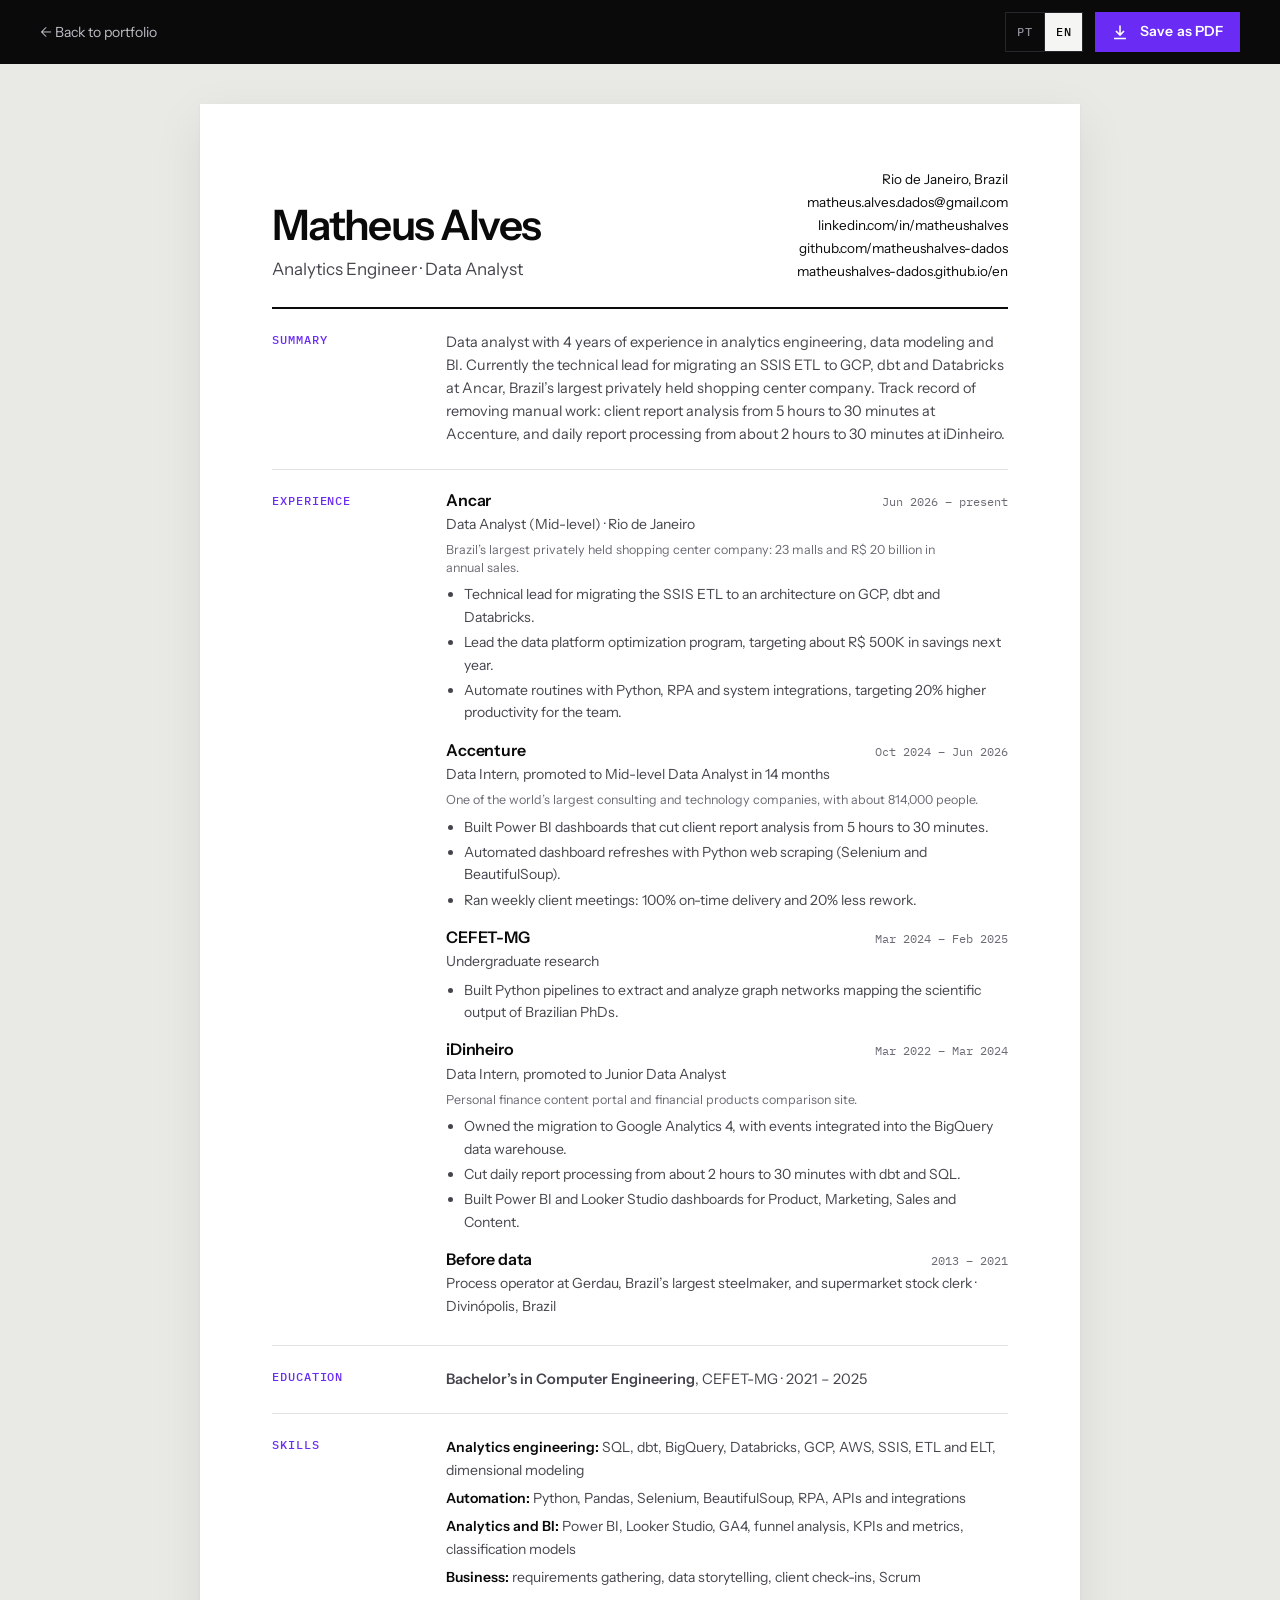
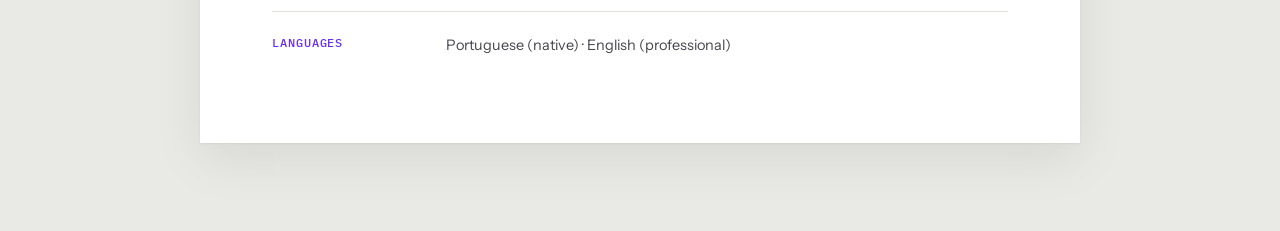
<file: en/cv.html>
<!doctype html>
<html lang="en">
<head>
<meta charset="utf-8">
<meta name="viewport" content="width=device-width, initial-scale=1">
<title>Résumé | Matheus Alves</title>
<meta name="description" content="Résumé of Matheus Alves, Analytics Engineer and Data Analyst: Ancar, Accenture and iDinheiro, with SQL, dbt, BigQuery, Databricks and Power BI.">
<link rel="canonical" href="https://matheushalves-dados.github.io/en/cv.html">
<link rel="alternate" hreflang="pt-BR" href="https://matheushalves-dados.github.io/cv.html">
<link rel="alternate" hreflang="en" href="https://matheushalves-dados.github.io/en/cv.html">
<meta name="theme-color" content="#0A0A0B">
<meta property="og:type" content="profile">
<meta property="og:locale" content="en_US">
<meta property="og:site_name" content="Matheus Alves">
<meta property="og:title" content="Résumé | Matheus Alves">
<meta property="og:description" content="Analytics Engineer and Data Analyst. Ancar, Accenture and iDinheiro.">
<meta property="og:url" content="https://matheushalves-dados.github.io/en/cv.html">
<meta property="og:image" content="https://matheushalves-dados.github.io/assets/img/og-en.png">
<meta name="twitter:card" content="summary_large_image">
<link rel="icon" href="data:image/svg+xml,%3Csvg xmlns='http://www.w3.org/2000/svg' viewBox='0 0 64 64'%3E%3Crect width='64' height='64' fill='%236A2CF5'/%3E%3Ctext x='32' y='42' font-family='Arial,Helvetica,sans-serif' font-size='27' font-weight='700' fill='%23fff' text-anchor='middle'%3EMA%3C/text%3E%3C/svg%3E">
<link rel="apple-touch-icon" href="../assets/img/apple-touch-icon.png">
<link rel="preconnect" href="https://fonts.googleapis.com">
<link rel="preconnect" href="https://fonts.gstatic.com" crossorigin>
<link rel="stylesheet" href="https://fonts.googleapis.com/css2?family=IBM+Plex+Mono:wght@400;500&family=Instrument+Sans:wght@400;500;600;700&display=swap">
<link rel="stylesheet" href="../assets/css/style.css">
</head>
<body class="cv-body">
<div class="cv-bar dark">
  <div class="wrap">
    <a class="back" href="index.html">← Back to portfolio</a>
    <div class="actions">
      <nav class="lang" aria-label="Language"><a href="../cv.html" hreflang="pt-BR" lang="pt-BR">PT</a><a href="cv.html" hreflang="en" lang="en" aria-current="true">EN</a></nav>
      <button class="btn btn-primary header-cta" type="button" onclick="window.print()"><svg width="16" height="16" viewBox="0 0 16 16" aria-hidden="true"><path d="M8 1.5v9M4 7l4 4 4-4M2 14.5h12" fill="none" stroke="currentColor" stroke-width="1.6"/></svg>Save as PDF</button>
    </div>
  </div>
</div>

<main class="sheet" id="content">
  <header class="cv-head">
    <div>
      <h1>Matheus Alves</h1>
      <p class="cv-role">Analytics Engineer · Data Analyst</p>
    </div>
    <ul class="cv-contact">
      <li>Rio de Janeiro, Brazil</li>
      <li><a href="mailto:matheus.alves.dados@gmail.com">matheus.alves.dados@gmail.com</a></li>
      <li><a href="https://www.linkedin.com/in/matheushalves/">linkedin.com/in/matheushalves</a></li>
      <li><a href="https://github.com/matheushalves-dados">github.com/matheushalves-dados</a></li>
      <li><a href="https://matheushalves-dados.github.io/en/">matheushalves-dados.github.io/en</a></li>
    </ul>
  </header>

  <section class="cv-sec">
    <h2>Summary</h2>
    <p>Data analyst with 4 years of experience in analytics engineering, data modeling and BI. Currently the technical lead for migrating an SSIS ETL to GCP, dbt and Databricks at Ancar, Brazil’s largest privately held shopping center company. Track record of removing manual work: client report analysis from 5 hours to 30 minutes at Accenture, and daily report processing from about 2 hours to 30 minutes at iDinheiro.</p>
  </section>

  <section class="cv-sec">
    <h2>Experience</h2>
    <div>
      <div class="cv-job">
        <div class="cv-job-head"><h3>Ancar</h3><span class="cv-when">Jun 2026 – present</span></div>
        <p class="cv-line">Data Analyst (Mid-level) · Rio de Janeiro</p>
        <p class="cv-ctx">Brazil’s largest privately held shopping center company: 23 malls and R$ 20 billion in annual sales.</p>
        <ul>
          <li>Technical lead for migrating the SSIS ETL to an architecture on GCP, dbt and Databricks.</li>
          <li>Lead the data platform optimization program, targeting about R$ 500K in savings next year.</li>
          <li>Automate routines with Python, RPA and system integrations, targeting 20% higher productivity for the team.</li>
        </ul>
      </div>
      <div class="cv-job">
        <div class="cv-job-head"><h3>Accenture</h3><span class="cv-when">Oct 2024 – Jun 2026</span></div>
        <p class="cv-line">Data Intern, promoted to Mid-level Data Analyst in 14 months</p>
        <p class="cv-ctx">One of the world’s largest consulting and technology companies, with about 814,000 people.</p>
        <ul>
          <li>Built Power BI dashboards that cut client report analysis from 5 hours to 30 minutes.</li>
          <li>Automated dashboard refreshes with Python web scraping (Selenium and BeautifulSoup).</li>
          <li>Ran weekly client meetings: 100% on-time delivery and 20% less rework.</li>
        </ul>
      </div>
      <div class="cv-job">
        <div class="cv-job-head"><h3>CEFET-MG</h3><span class="cv-when">Mar 2024 – Feb 2025</span></div>
        <p class="cv-line">Undergraduate research</p>
        <ul>
          <li>Built Python pipelines to extract and analyze graph networks mapping the scientific output of Brazilian PhDs.</li>
        </ul>
      </div>
      <div class="cv-job">
        <div class="cv-job-head"><h3>iDinheiro</h3><span class="cv-when">Mar 2022 – Mar 2024</span></div>
        <p class="cv-line">Data Intern, promoted to Junior Data Analyst</p>
        <p class="cv-ctx">Personal finance content portal and financial products comparison site.</p>
        <ul>
          <li>Owned the migration to Google Analytics 4, with events integrated into the BigQuery data warehouse.</li>
          <li>Cut daily report processing from about 2 hours to 30 minutes with dbt and SQL.</li>
          <li>Built Power BI and Looker Studio dashboards for Product, Marketing, Sales and Content.</li>
        </ul>
      </div>
      <div class="cv-job">
        <div class="cv-job-head"><h3>Before data</h3><span class="cv-when">2013 – 2021</span></div>
        <p class="cv-line">Process operator at Gerdau, Brazil’s largest steelmaker, and supermarket stock clerk · Divinópolis, Brazil</p>
      </div>
    </div>
  </section>

  <section class="cv-sec">
    <h2>Education</h2>
    <p><strong>Bachelor’s in Computer Engineering</strong>, CEFET-MG · 2021 – 2025</p>
  </section>

  <section class="cv-sec">
    <h2>Skills</h2>
    <div class="cv-skills">
      <span><b>Analytics engineering:</b> SQL, dbt, BigQuery, Databricks, GCP, AWS, SSIS, ETL and ELT, dimensional modeling</span>
      <span><b>Automation:</b> Python, Pandas, Selenium, BeautifulSoup, RPA, APIs and integrations</span>
      <span><b>Analytics and BI:</b> Power BI, Looker Studio, GA4, funnel analysis, KPIs and metrics, classification models</span>
      <span><b>Business:</b> requirements gathering, data storytelling, client check-ins, Scrum</span>
    </div>
  </section>

  <section class="cv-sec">
    <h2>Languages</h2>
    <p>Portuguese (native) · English (professional)</p>
  </section>
</main>
</body>
</html>
</file>
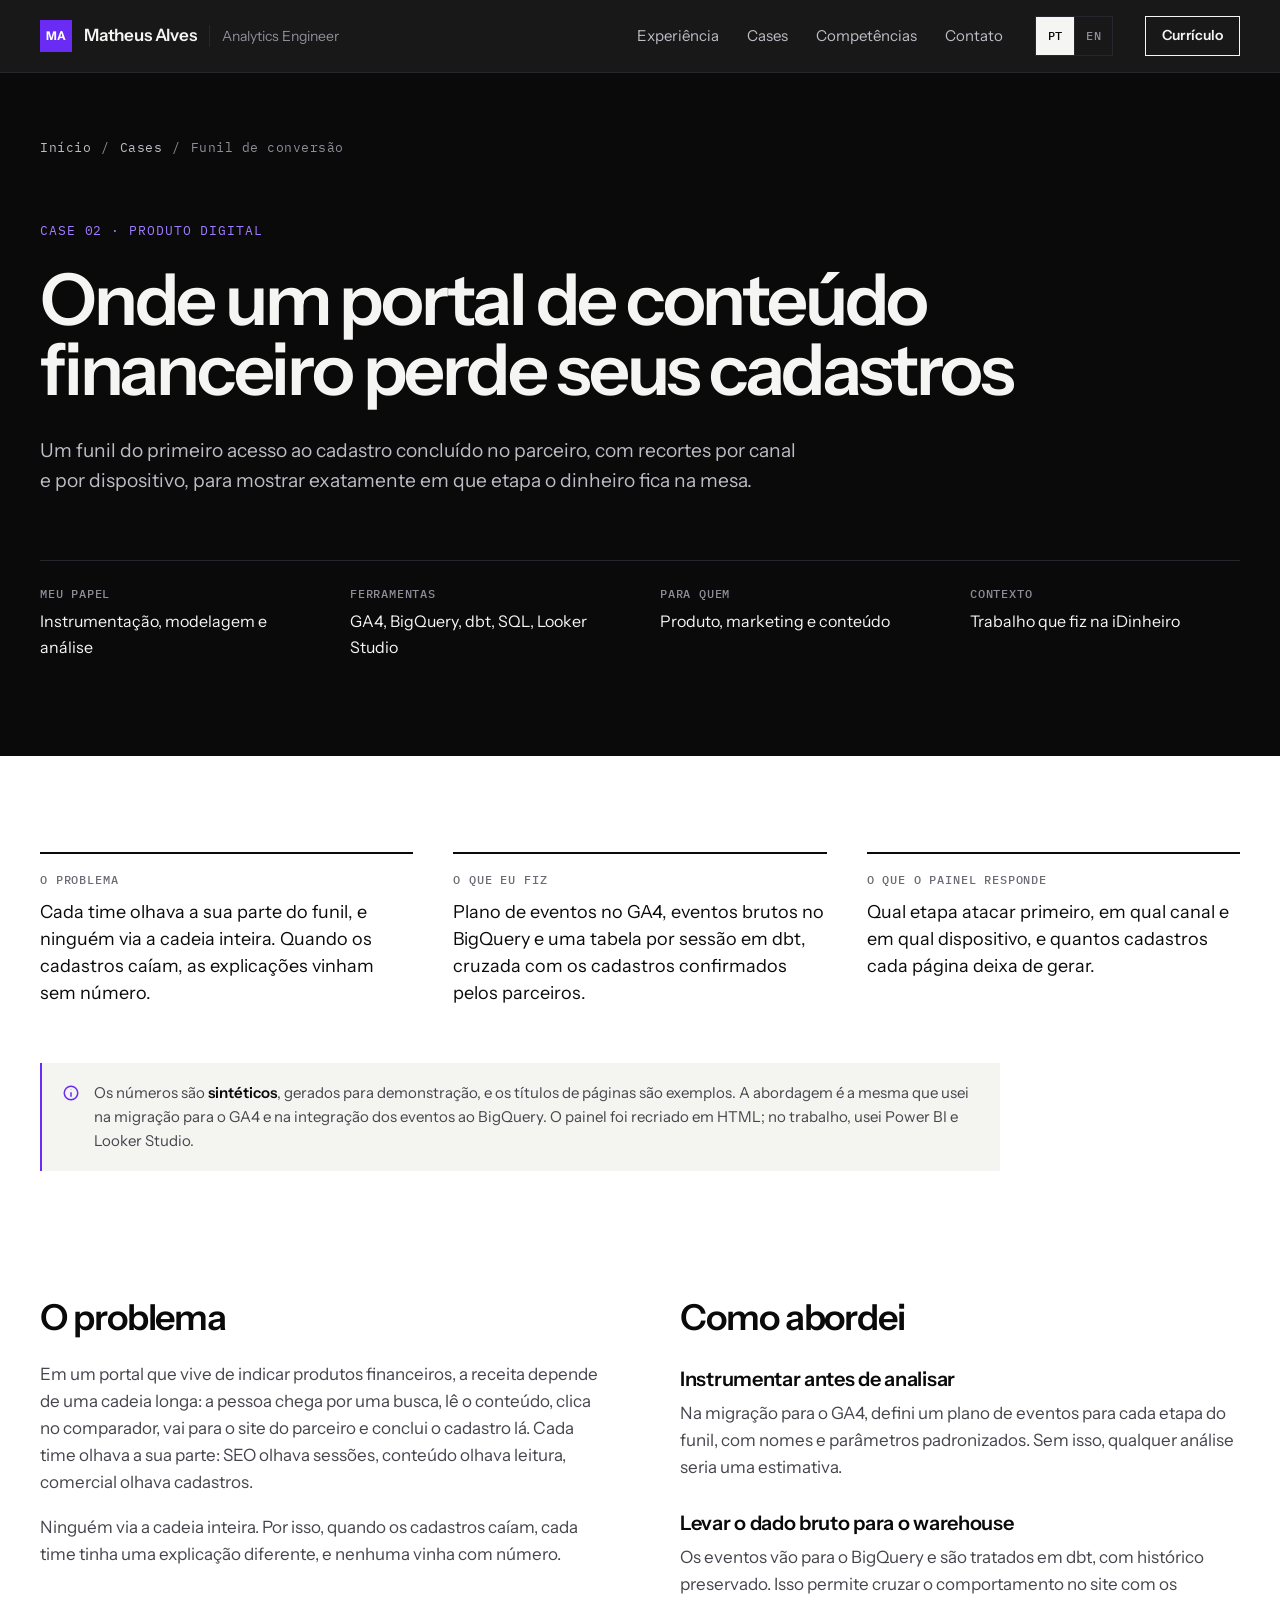
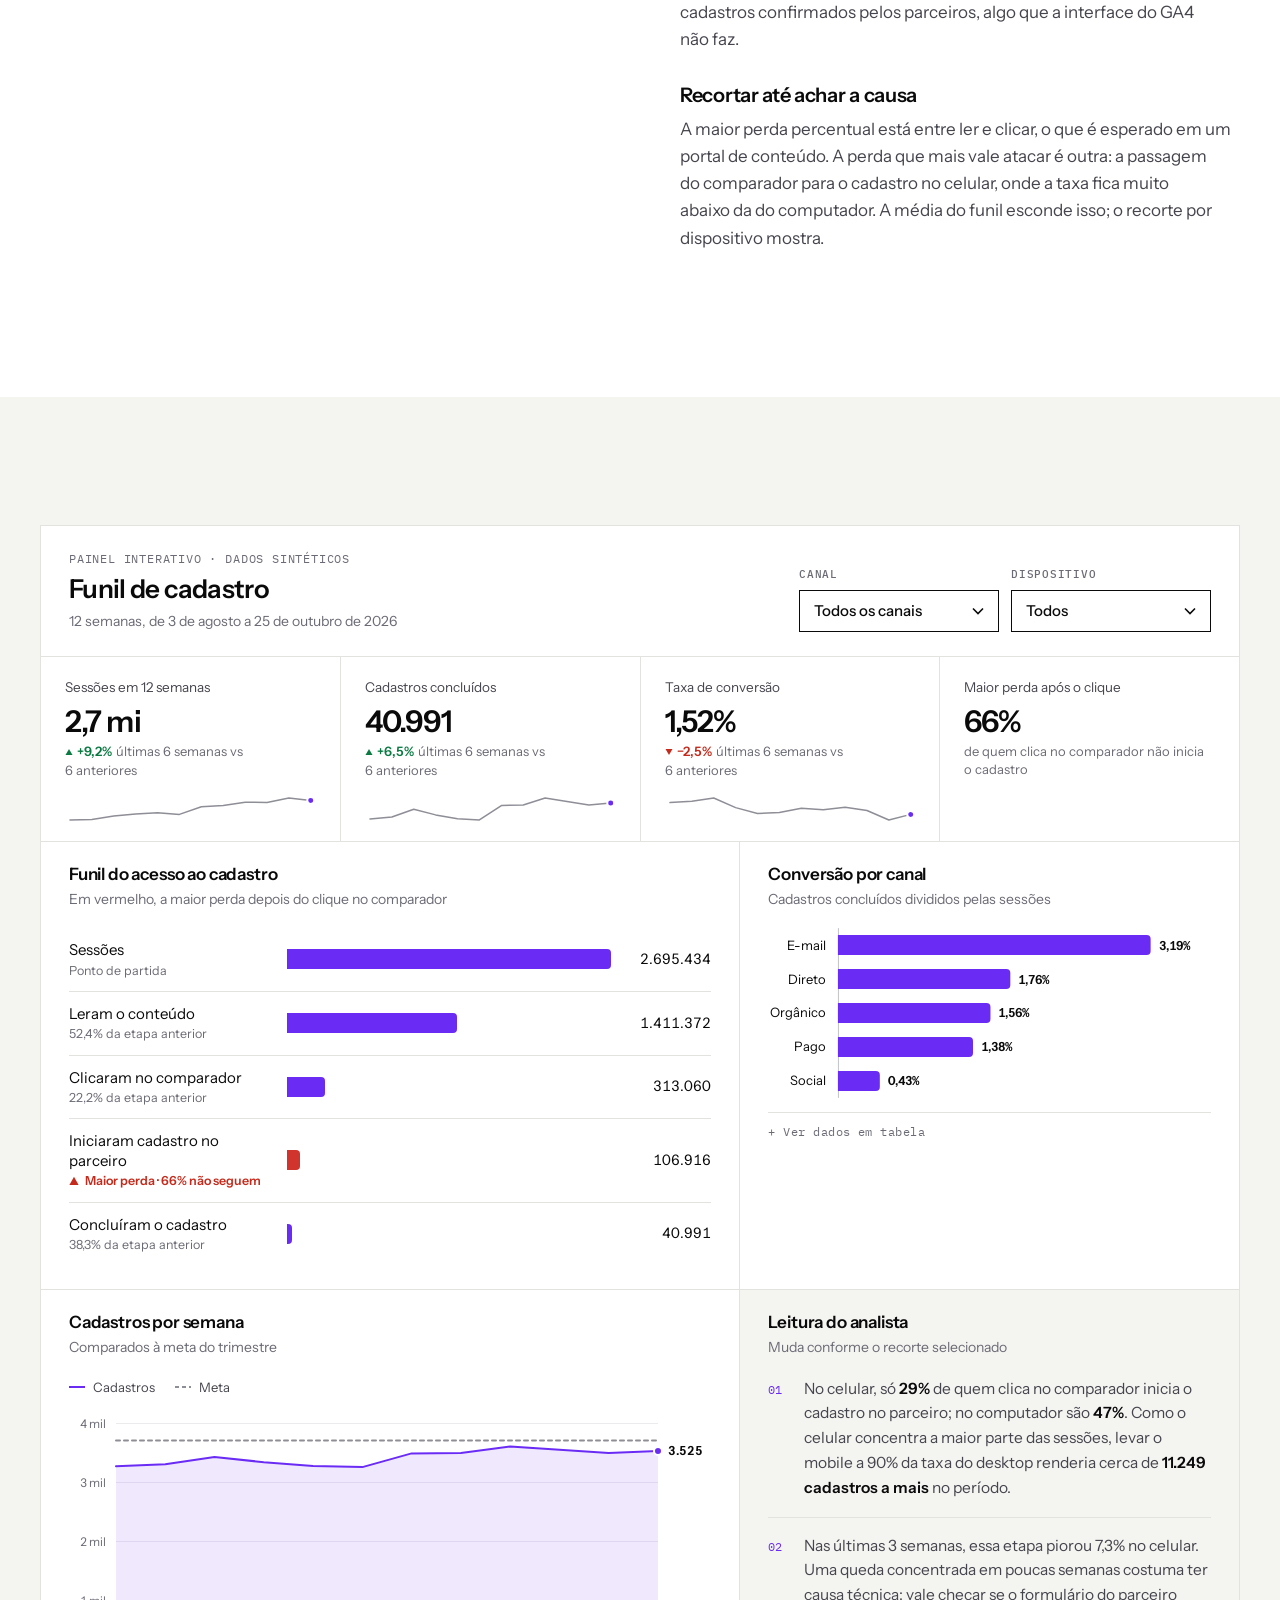
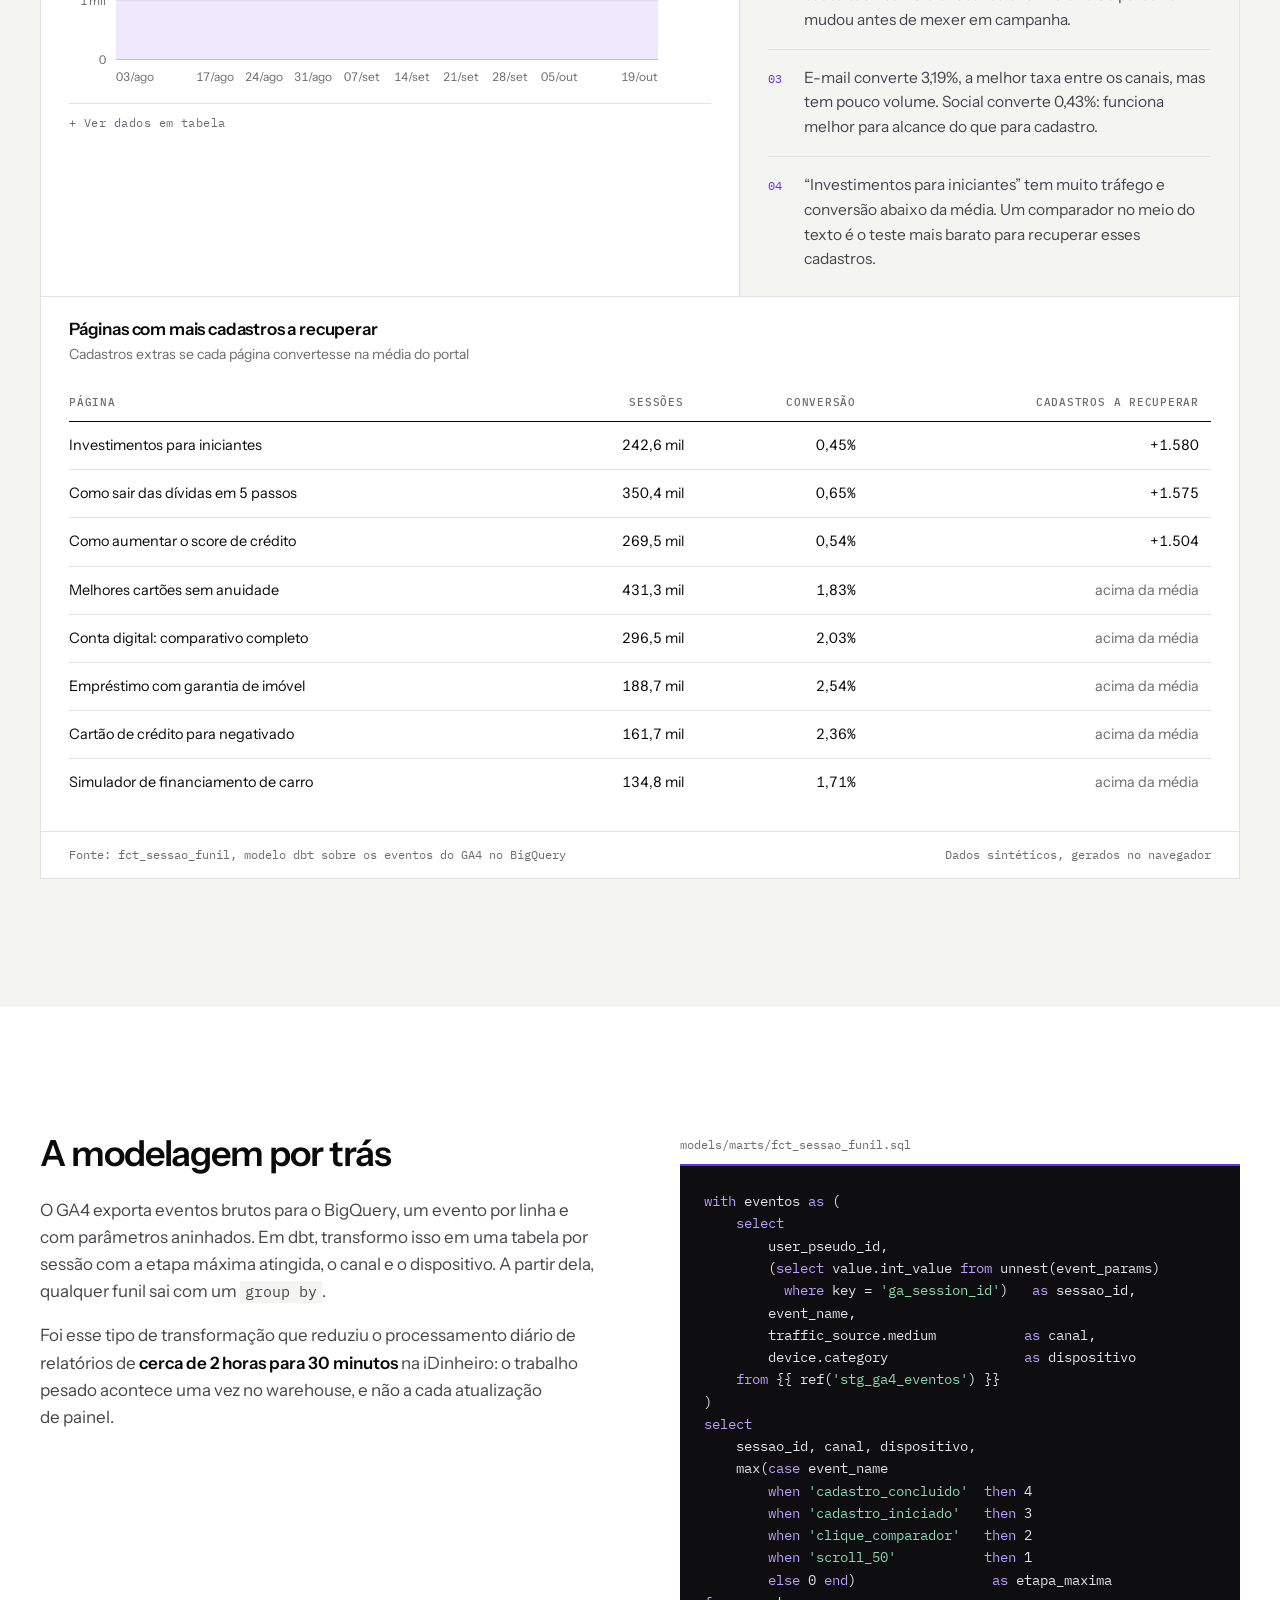
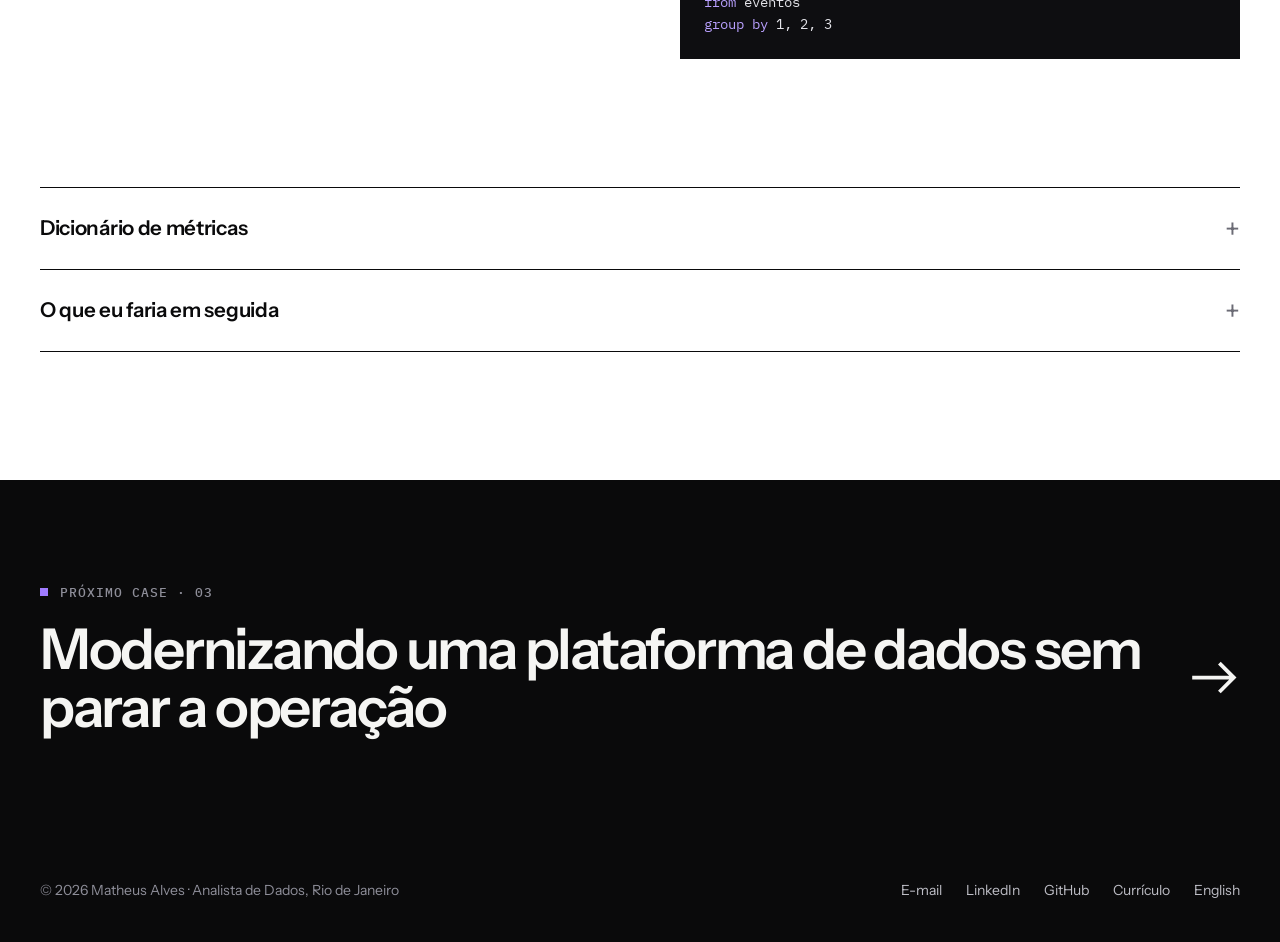
<file: projetos/funil-conversao.html>
<!doctype html>
<html lang="pt-BR">
<head>
<meta charset="utf-8">
<meta name="viewport" content="width=device-width, initial-scale=1">
<title>Funil de conversão de um produto digital | Matheus Alves</title>
<meta name="description" content="Case de análise de funil com GA4, BigQuery e dbt: em que etapa um portal de conteúdo financeiro perde cadastros, por canal e por dispositivo.">
<link rel="canonical" href="https://matheushalves-dados.github.io/projetos/funil-conversao.html">
<link rel="alternate" hreflang="pt-BR" href="https://matheushalves-dados.github.io/projetos/funil-conversao.html">
<link rel="alternate" hreflang="en" href="https://matheushalves-dados.github.io/en/projects/conversion-funnel.html">
<meta name="theme-color" content="#0A0A0B">
<meta property="og:type" content="article">
<meta property="og:locale" content="pt_BR">
<meta property="og:site_name" content="Matheus Alves">
<meta property="og:title" content="Funil de conversão de um produto digital | Matheus Alves">
<meta property="og:description" content="GA4, BigQuery e dbt para descobrir em que etapa um portal de conteúdo financeiro perde cadastros.">
<meta property="og:url" content="https://matheushalves-dados.github.io/projetos/funil-conversao.html">
<meta property="og:image" content="https://matheushalves-dados.github.io/assets/img/og.png">
<meta property="og:image:width" content="1200">
<meta property="og:image:height" content="630">
<meta name="twitter:card" content="summary_large_image">
<link rel="icon" href="data:image/svg+xml,%3Csvg xmlns='http://www.w3.org/2000/svg' viewBox='0 0 64 64'%3E%3Crect width='64' height='64' fill='%236A2CF5'/%3E%3Ctext x='32' y='42' font-family='Arial,Helvetica,sans-serif' font-size='27' font-weight='700' fill='%23fff' text-anchor='middle'%3EMA%3C/text%3E%3C/svg%3E">
<link rel="apple-touch-icon" href="../assets/img/apple-touch-icon.png">
<link rel="preconnect" href="https://fonts.googleapis.com">
<link rel="preconnect" href="https://fonts.gstatic.com" crossorigin>
<link rel="stylesheet" href="https://fonts.googleapis.com/css2?family=IBM+Plex+Mono:wght@400;500&family=Instrument+Sans:wght@400;500;600;700&display=swap">
<link rel="stylesheet" href="../assets/css/style.css">
</head>
<body>
<a class="skip" href="#conteudo">Pular para o conteúdo</a>

<header class="site-header dark">
  <div class="wrap">
    <a class="brand" href="../index.html"><span class="brand-mark" aria-hidden="true">MA</span>Matheus Alves<span class="brand-role">Analytics Engineer</span></a>
    <nav class="nav" aria-label="Principal">
      <a href="../index.html#experiencia">Experiência</a>
      <a class="opt" href="../index.html#cases">Cases</a>
      <a class="opt" href="../index.html#competencias">Competências</a>
      <a class="opt" href="../index.html#contato">Contato</a>
    </nav>
    <nav class="lang" aria-label="Idioma"><a href="funil-conversao.html" hreflang="pt-BR" lang="pt-BR" aria-current="true">PT</a><a href="../en/projects/conversion-funnel.html" hreflang="en" lang="en">EN</a></nav>
    <a class="btn btn-ghost header-cta" href="../cv.html"><span class="lbl-long">Currículo</span><span class="lbl-short">CV</span></a>
  </div>
</header>

<main id="conteudo">

<section class="case-hero dark">
  <div class="wrap">
    <nav class="crumbs" aria-label="Você está em"><a href="../index.html">Início</a><span aria-hidden="true">/</span><a href="../index.html#cases">Cases</a><span aria-hidden="true">/</span><span aria-current="page">Funil de conversão</span></nav>
    <p class="case-label">Case 02 · Produto digital</p>
    <h1>Onde um portal de conteúdo financeiro perde seus cadastros</h1>
    <p class="lede">Um funil do primeiro acesso ao cadastro concluído no parceiro, com recortes por canal e por dispositivo, para mostrar exatamente em que etapa o dinheiro fica na mesa.</p>
    <dl class="facts">
      <div><dt>Meu papel</dt><dd>Instrumentação, modelagem e análise</dd></div>
      <div><dt>Ferramentas</dt><dd>GA4, BigQuery, dbt, SQL, Looker Studio</dd></div>
      <div><dt>Para quem</dt><dd>Produto, marketing e conteúdo</dd></div>
      <div><dt>Contexto</dt><dd>Trabalho que fiz na iDinheiro</dd></div>
    </dl>
  </div>
</section>

<section class="tldr" aria-label="Resumo do case">
  <div class="wrap">
    <div class="tldr-grid">
      <div class="tldr-item"><h2>O problema</h2><p>Cada time olhava a sua parte do funil, e ninguém via a cadeia inteira. Quando os cadastros caíam, as explicações vinham sem número.</p></div>
      <div class="tldr-item"><h2>O que eu fiz</h2><p>Plano de eventos no GA4, eventos brutos no BigQuery e uma tabela por sessão em dbt, cruzada com os cadastros confirmados pelos parceiros.</p></div>
      <div class="tldr-item"><h2>O que o painel responde</h2><p>Qual etapa atacar primeiro, em qual canal e em qual dispositivo, e quantos cadastros cada página deixa de gerar.</p></div>
    </div>
    <p class="notice"><svg width="18" height="18" viewBox="0 0 24 24" fill="none" stroke="currentColor" stroke-width="2" aria-hidden="true"><circle cx="12" cy="12" r="9"/><path d="M12 11v6M12 7.5v.5"/></svg><span>Os números são <strong>sintéticos</strong>, gerados para demonstração, e os títulos de páginas são exemplos. A abordagem é a mesma que usei na migração para o GA4 e na integração dos eventos ao BigQuery. O painel foi recriado em HTML; no trabalho, usei Power BI e Looker Studio.</span></p>
  </div>
</section>

<section class="section">
  <div class="wrap two-col">
    <div class="prose">
      <h2>O problema</h2>
      <p>Em um portal que vive de indicar produtos financeiros, a receita depende de uma cadeia longa: a pessoa chega por uma busca, lê o conteúdo, clica no comparador, vai para o site do parceiro e conclui o cadastro lá. Cada time olhava a sua parte: SEO olhava sessões, conteúdo olhava leitura, comercial olhava cadastros.</p>
      <p>Ninguém via a cadeia inteira. Por isso, quando os cadastros caíam, cada time tinha uma explicação diferente, e nenhuma vinha com número.</p>
    </div>
    <div class="prose">
      <h2>Como abordei</h2>
      <h3>Instrumentar antes de analisar</h3>
      <p>Na migração para o GA4, defini um plano de eventos para cada etapa do funil, com nomes e parâmetros padronizados. Sem isso, qualquer análise seria uma estimativa.</p>
      <h3>Levar o dado bruto para o warehouse</h3>
      <p>Os eventos vão para o BigQuery e são tratados em dbt, com histórico preservado. Isso permite cruzar o comportamento no site com os cadastros confirmados pelos parceiros, algo que a interface do GA4 não faz.</p>
      <h3>Recortar até achar a causa</h3>
      <p>A maior perda percentual está entre ler e clicar, o que é esperado em um portal de conteúdo. A perda que mais vale atacar é outra: a passagem do comparador para o cadastro no celular, onde a taxa fica muito abaixo da do computador. A média do funil esconde isso; o recorte por dispositivo mostra.</p>
    </div>
  </div>
</section>

<section class="section alt" id="painel" aria-labelledby="dash-t">
  <div class="wrap">
    <div class="dash">
      <div class="dash-head">
        <div>
          <p class="dash-kicker">Painel interativo · dados sintéticos</p>
          <h2 class="dash-title" id="dash-t">Funil de cadastro</h2>
          <p class="dash-period">12 semanas, de 3 de agosto a 25 de outubro de 2026</p>
        </div>
        <div class="dash-filters" role="group" aria-label="Filtros do painel">
          <label class="field">Canal<select id="f-canal"><option value="todos">Todos os canais</option></select></label>
          <label class="field">Dispositivo<select id="f-disp"><option value="todos">Todos</option><option value="Mobile">Celular</option><option value="Desktop">Computador</option></select></label>
        </div>
      </div>
      <div class="kpis" id="kpis"></div>
      <div class="dash-body">
        <section class="tile s7" aria-labelledby="t-funnel">
          <h3 id="t-funnel">Funil do acesso ao cadastro</h3>
          <p class="tile-sub">Em vermelho, a maior perda depois do clique no comparador</p>
          <div id="funnel" class="funnel"></div>
        </section>
        <section class="tile s5" aria-labelledby="t-canal">
          <h3 id="t-canal">Conversão por canal</h3>
          <p class="tile-sub">Cadastros concluídos divididos pelas sessões</p>
          <div id="ch-canal"></div>
          <details class="tview" id="tv-canal"></details>
        </section>
        <section class="tile s7" aria-labelledby="t-semana">
          <h3 id="t-semana">Cadastros por semana</h3>
          <p class="tile-sub">Comparados à meta do trimestre</p>
          <div id="ch-semana"></div>
          <details class="tview" id="tv-semana"></details>
        </section>
        <aside class="tile s5 reading" aria-labelledby="t-read">
          <h3 id="t-read">Leitura do analista</h3>
          <p class="tile-sub">Muda conforme o recorte selecionado</p>
          <ol id="insights"></ol>
        </aside>
        <section class="tile" aria-labelledby="t-pages">
          <h3 id="t-pages">Páginas com mais cadastros a recuperar</h3>
          <p class="tile-sub">Cadastros extras se cada página convertesse na média do portal</p>
          <div class="table-wrap">
            <table class="data">
              <thead><tr><th>Página</th><th class="r">Sessões</th><th class="r">Conversão</th><th class="r">Cadastros a recuperar</th></tr></thead>
              <tbody id="tbl-pages"></tbody>
            </table>
          </div>
        </section>
      </div>
      <p class="dash-foot"><span>Fonte: fct_sessao_funil, modelo dbt sobre os eventos do GA4 no BigQuery</span><span>Dados sintéticos, gerados no navegador</span></p>
    </div>
  </div>
</section>

<section class="section">
  <div class="wrap two-col">
    <div class="prose">
      <h2>A modelagem por trás</h2>
      <p>O GA4 exporta eventos brutos para o BigQuery, um evento por linha e com parâmetros aninhados. Em dbt, transformo isso em uma tabela por sessão com a etapa máxima atingida, o canal e o dispositivo. A partir dela, qualquer funil sai com um <code>group by</code>.</p>
      <p>Foi esse tipo de transformação que reduziu o processamento diário de relatórios de <strong>cerca de 2 horas para 30 minutos</strong> na iDinheiro: o trabalho pesado acontece uma vez no warehouse, e não a cada atualização de painel.</p>
    </div>
    <div>
      <p class="code-cap">models/marts/fct_sessao_funil.sql</p>
<pre class="code"><span class="k">with</span> eventos <span class="k">as</span> (
    <span class="k">select</span>
        user_pseudo_id,
        (<span class="k">select</span> value.int_value <span class="k">from</span> unnest(event_params)
          <span class="k">where</span> key = <span class="s">'ga_session_id'</span>)   <span class="k">as</span> sessao_id,
        event_name,
        traffic_source.medium           <span class="k">as</span> canal,
        device.category                 <span class="k">as</span> dispositivo
    <span class="k">from</span> {{ ref(<span class="s">'stg_ga4_eventos'</span>) }}
)
<span class="k">select</span>
    sessao_id, canal, dispositivo,
    max(<span class="k">case</span> event_name
        <span class="k">when</span> <span class="s">'cadastro_concluido'</span>  <span class="k">then</span> 4
        <span class="k">when</span> <span class="s">'cadastro_iniciado'</span>   <span class="k">then</span> 3
        <span class="k">when</span> <span class="s">'clique_comparador'</span>   <span class="k">then</span> 2
        <span class="k">when</span> <span class="s">'scroll_50'</span>           <span class="k">then</span> 1
        <span class="k">else</span> 0 <span class="k">end</span>)                 <span class="k">as</span> etapa_maxima
<span class="k">from</span> eventos
<span class="k">group by</span> 1, 2, 3</pre>
    </div>
  </div>
</section>

<section class="section" style="padding-top:0">
  <div class="wrap">
    <details class="defs">
      <summary>Dicionário de métricas</summary>
      <dl>
        <dt>Sessão</dt><dd>Visita identificada pelo <code>ga_session_id</code> do GA4. Uma pessoa pode ter várias sessões.</dd>
        <dt>Leram o conteúdo</dt><dd>Sessões que chegaram a 50% da página (evento <code>scroll_50</code>).</dd>
        <dt>Clicaram no comparador</dt><dd>Sessões com pelo menos um clique em oferta ou comparador.</dd>
        <dt>Iniciaram cadastro</dt><dd>Sessões que chegaram ao formulário do parceiro, confirmadas pelo retorno do parceiro.</dd>
        <dt>Taxa de conversão</dt><dd>Cadastros concluídos divididos pelo total de sessões do recorte.</dd>
        <dt>Cadastros a recuperar</dt><dd>Sessões da página multiplicadas pela diferença entre a conversão média do portal e a conversão da página.</dd>
      </dl>
    </details>
    <details class="defs">
      <summary>O que eu faria em seguida</summary>
      <ul>
        <li>Rodar um teste A/B com um formulário mais curto no celular, medindo cadastros concluídos e não só cliques.</li>
        <li>Criar um alerta automático para quando a passagem do comparador ao cadastro cair mais de 10% em uma semana.</li>
        <li>Levar a receita por cadastro de cada parceiro para o modelo, para priorizar páginas por receita e não só por volume.</li>
      </ul>
    </details>
  </div>
</section>

<a class="next-case dark" href="migracao-dados.html">
  <span class="wrap" style="display:block">
    <span class="eyebrow">Próximo case · 03</span>
    <strong>Modernizando uma plataforma de dados sem parar a operação <svg width="56" height="56" viewBox="0 0 16 16" aria-hidden="true"><path d="M1 8h13M9.5 3.5 14 8l-4.5 4.5" fill="none" stroke="currentColor" stroke-width="1.2"/></svg></strong>
  </span>
</a>
</main>

<footer class="site-footer dark">
  <div class="wrap">
    <p>© 2026 Matheus Alves · Analista de Dados, Rio de Janeiro</p>
    <p class="foot-links"><a href="mailto:matheus.alves.dados@gmail.com">E-mail</a><a href="https://www.linkedin.com/in/matheushalves/" rel="noopener">LinkedIn</a><a href="https://github.com/matheushalves-dados" rel="noopener">GitHub</a><a href="../cv.html">Currículo</a><a href="../en/projects/conversion-funnel.html" hreflang="en" lang="en">English</a></p>
  </div>
</footer>

<script src="../assets/js/charts.js"></script>
<script src="../assets/js/dash-funil.js"></script>
</body>
</html>
</file>
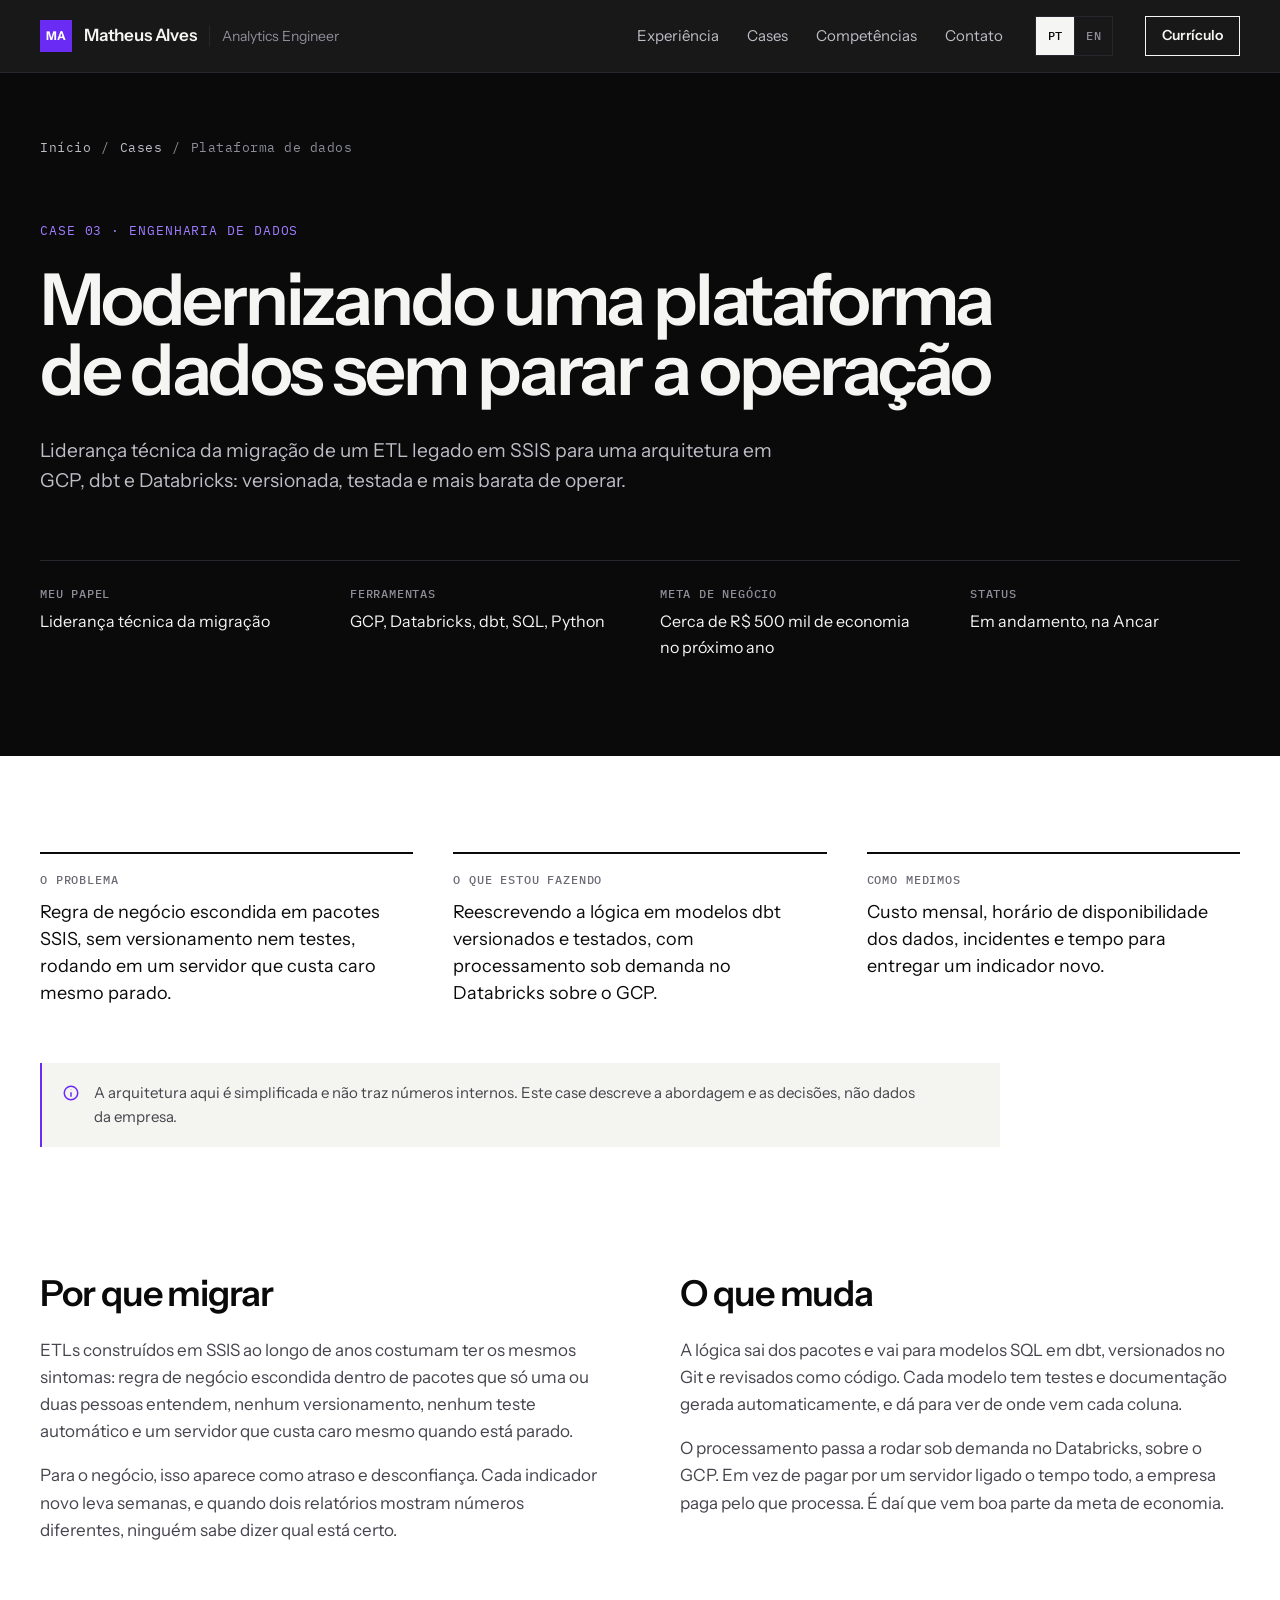
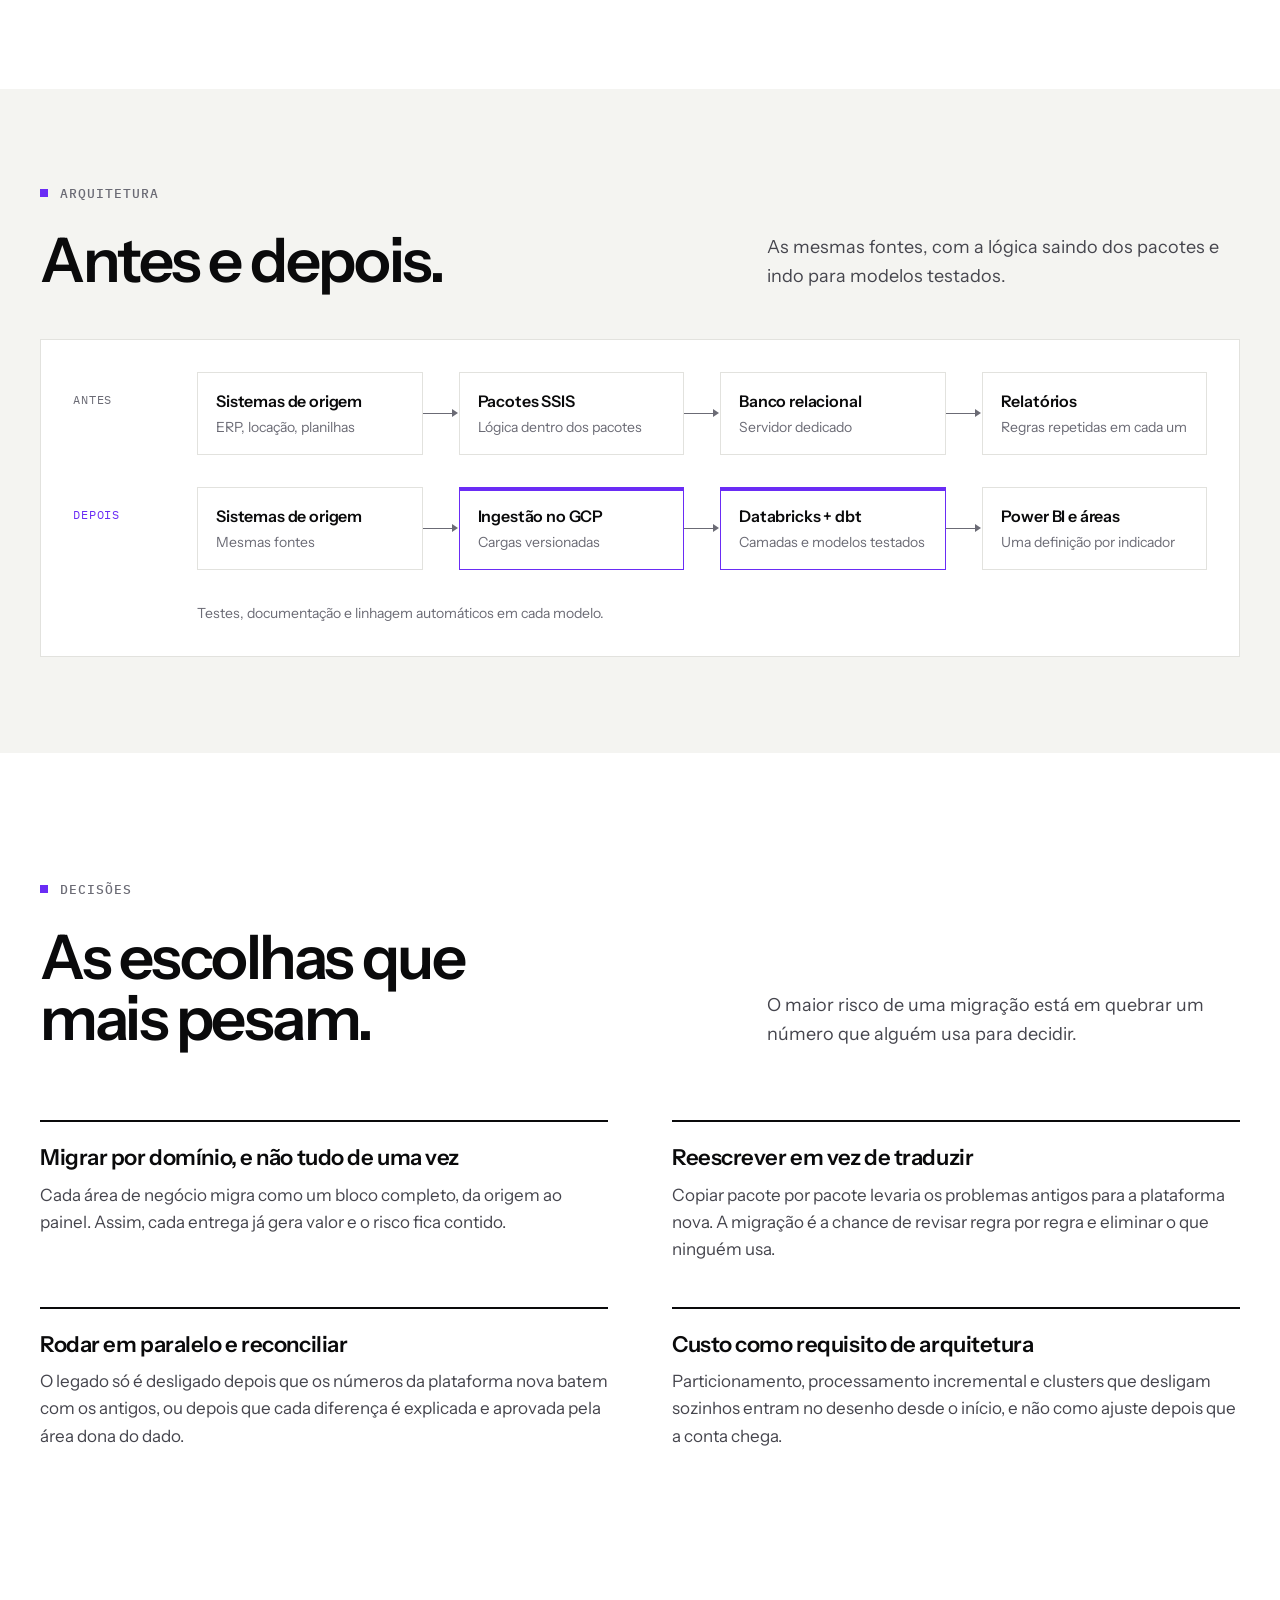
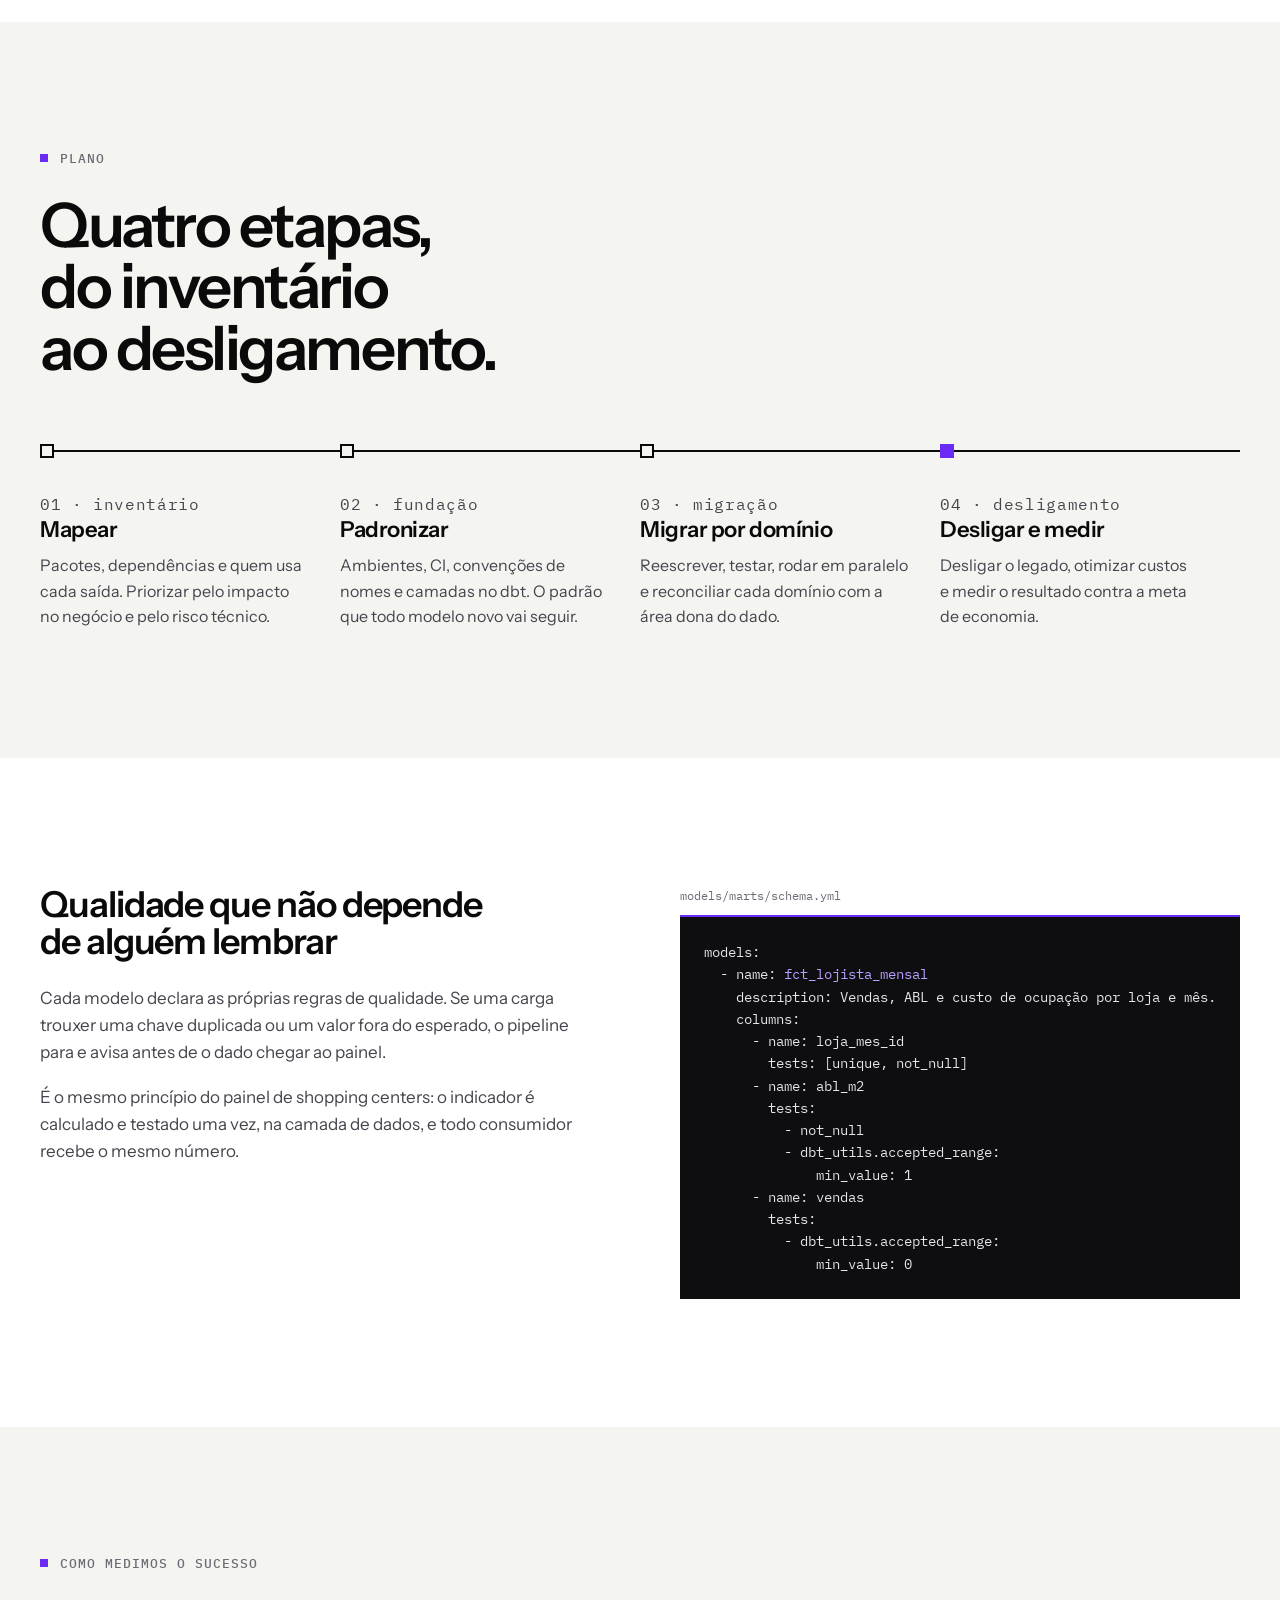
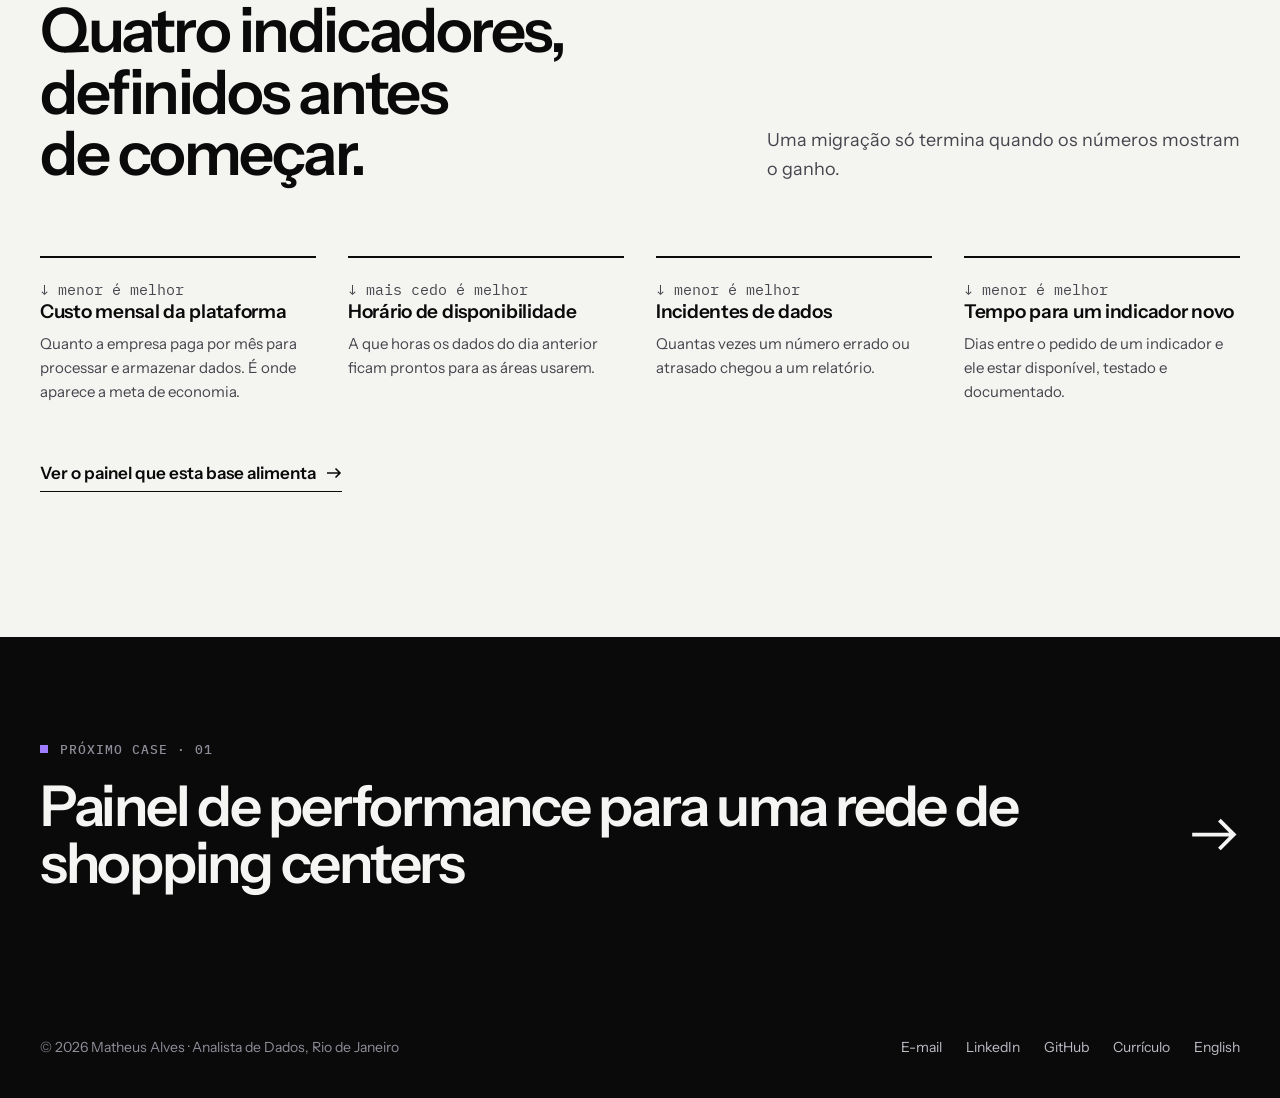
<file: projetos/migracao-dados.html>
<!doctype html>
<html lang="pt-BR">
<head>
<meta charset="utf-8">
<meta name="viewport" content="width=device-width, initial-scale=1">
<title>Modernização da plataforma de dados | Matheus Alves</title>
<meta name="description" content="Case de engenharia de analytics: liderança técnica da migração de um ETL em SSIS para GCP, dbt e Databricks, com reconciliação, testes e custo como requisito.">
<link rel="canonical" href="https://matheushalves-dados.github.io/projetos/migracao-dados.html">
<link rel="alternate" hreflang="pt-BR" href="https://matheushalves-dados.github.io/projetos/migracao-dados.html">
<link rel="alternate" hreflang="en" href="https://matheushalves-dados.github.io/en/projects/data-platform.html">
<meta name="theme-color" content="#0A0A0B">
<meta property="og:type" content="article">
<meta property="og:locale" content="pt_BR">
<meta property="og:site_name" content="Matheus Alves">
<meta property="og:title" content="Modernização da plataforma de dados | Matheus Alves">
<meta property="og:description" content="A migração de um ETL legado em SSIS para GCP, dbt e Databricks: decisões, plano e como garantir que nenhum número quebre.">
<meta property="og:url" content="https://matheushalves-dados.github.io/projetos/migracao-dados.html">
<meta property="og:image" content="https://matheushalves-dados.github.io/assets/img/og.png">
<meta property="og:image:width" content="1200">
<meta property="og:image:height" content="630">
<meta name="twitter:card" content="summary_large_image">
<link rel="icon" href="data:image/svg+xml,%3Csvg xmlns='http://www.w3.org/2000/svg' viewBox='0 0 64 64'%3E%3Crect width='64' height='64' fill='%236A2CF5'/%3E%3Ctext x='32' y='42' font-family='Arial,Helvetica,sans-serif' font-size='27' font-weight='700' fill='%23fff' text-anchor='middle'%3EMA%3C/text%3E%3C/svg%3E">
<link rel="apple-touch-icon" href="../assets/img/apple-touch-icon.png">
<link rel="preconnect" href="https://fonts.googleapis.com">
<link rel="preconnect" href="https://fonts.gstatic.com" crossorigin>
<link rel="stylesheet" href="https://fonts.googleapis.com/css2?family=IBM+Plex+Mono:wght@400;500&family=Instrument+Sans:wght@400;500;600;700&display=swap">
<link rel="stylesheet" href="../assets/css/style.css">
</head>
<body>
<a class="skip" href="#conteudo">Pular para o conteúdo</a>

<header class="site-header dark">
  <div class="wrap">
    <a class="brand" href="../index.html"><span class="brand-mark" aria-hidden="true">MA</span>Matheus Alves<span class="brand-role">Analytics Engineer</span></a>
    <nav class="nav" aria-label="Principal">
      <a href="../index.html#experiencia">Experiência</a>
      <a class="opt" href="../index.html#cases">Cases</a>
      <a class="opt" href="../index.html#competencias">Competências</a>
      <a class="opt" href="../index.html#contato">Contato</a>
    </nav>
    <nav class="lang" aria-label="Idioma"><a href="migracao-dados.html" hreflang="pt-BR" lang="pt-BR" aria-current="true">PT</a><a href="../en/projects/data-platform.html" hreflang="en" lang="en">EN</a></nav>
    <a class="btn btn-ghost header-cta" href="../cv.html"><span class="lbl-long">Currículo</span><span class="lbl-short">CV</span></a>
  </div>
</header>

<main id="conteudo">

<section class="case-hero dark">
  <div class="wrap">
    <nav class="crumbs" aria-label="Você está em"><a href="../index.html">Início</a><span aria-hidden="true">/</span><a href="../index.html#cases">Cases</a><span aria-hidden="true">/</span><span aria-current="page">Plataforma de dados</span></nav>
    <p class="case-label">Case 03 · Engenharia de dados</p>
    <h1>Modernizando uma plataforma de dados sem parar a operação</h1>
    <p class="lede">Liderança técnica da migração de um ETL legado em SSIS para uma arquitetura em GCP, dbt e Databricks: versionada, testada e mais barata de operar.</p>
    <dl class="facts">
      <div><dt>Meu papel</dt><dd>Liderança técnica da migração</dd></div>
      <div><dt>Ferramentas</dt><dd>GCP, Databricks, dbt, SQL, Python</dd></div>
      <div><dt>Meta de negócio</dt><dd>Cerca de R$ 500 mil de economia no próximo ano</dd></div>
      <div><dt>Status</dt><dd>Em andamento, na Ancar</dd></div>
    </dl>
  </div>
</section>

<section class="tldr" aria-label="Resumo do case">
  <div class="wrap">
    <div class="tldr-grid">
      <div class="tldr-item"><h2>O problema</h2><p>Regra de negócio escondida em pacotes SSIS, sem versionamento nem testes, rodando em um servidor que custa caro mesmo parado.</p></div>
      <div class="tldr-item"><h2>O que estou fazendo</h2><p>Reescrevendo a lógica em modelos dbt versionados e testados, com processamento sob demanda no Databricks sobre o GCP.</p></div>
      <div class="tldr-item"><h2>Como medimos</h2><p>Custo mensal, horário de disponibilidade dos dados, incidentes e tempo para entregar um indicador novo.</p></div>
    </div>
    <p class="notice"><svg width="18" height="18" viewBox="0 0 24 24" fill="none" stroke="currentColor" stroke-width="2" aria-hidden="true"><circle cx="12" cy="12" r="9"/><path d="M12 11v6M12 7.5v.5"/></svg><span>A arquitetura aqui é simplificada e não traz números internos. Este case descreve a abordagem e as decisões, não dados da empresa.</span></p>
  </div>
</section>

<section class="section">
  <div class="wrap two-col">
    <div class="prose">
      <h2>Por que migrar</h2>
      <p>ETLs construídos em SSIS ao longo de anos costumam ter os mesmos sintomas: regra de negócio escondida dentro de pacotes que só uma ou duas pessoas entendem, nenhum versionamento, nenhum teste automático e um servidor que custa caro mesmo quando está parado.</p>
      <p>Para o negócio, isso aparece como atraso e desconfiança. Cada indicador novo leva semanas, e quando dois relatórios mostram números diferentes, ninguém sabe dizer qual está certo.</p>
    </div>
    <div class="prose">
      <h2>O que muda</h2>
      <p>A lógica sai dos pacotes e vai para modelos SQL em dbt, versionados no Git e revisados como código. Cada modelo tem testes e documentação gerada automaticamente, e dá para ver de onde vem cada coluna.</p>
      <p>O processamento passa a rodar sob demanda no Databricks, sobre o GCP. Em vez de pagar por um servidor ligado o tempo todo, a empresa paga pelo que processa. É daí que vem boa parte da meta de economia.</p>
    </div>
  </div>
</section>

<section class="section alt" style="padding-top:96px;padding-bottom:96px" aria-labelledby="arch-t">
  <div class="wrap">
    <div class="section-head" style="margin-bottom:48px">
      <div><p class="eyebrow">Arquitetura</p><h2 id="arch-t">Antes e depois.</h2></div>
      <p>As mesmas fontes, com a lógica saindo dos pacotes e indo para modelos testados.</p>
    </div>
    <div class="arch">
      <div class="arch-row">
        <span class="arch-tag">Antes</span>
        <div class="arch-node"><b>Sistemas de origem</b><span>ERP, locação, planilhas</span></div>
        <div class="arch-node"><b>Pacotes SSIS</b><span>Lógica dentro dos pacotes</span></div>
        <div class="arch-node"><b>Banco relacional</b><span>Servidor dedicado</span></div>
        <div class="arch-node"><b>Relatórios</b><span>Regras repetidas em cada um</span></div>
      </div>
      <div class="arch-row new">
        <span class="arch-tag">Depois</span>
        <div class="arch-node"><b>Sistemas de origem</b><span>Mesmas fontes</span></div>
        <div class="arch-node is-new"><b>Ingestão no GCP</b><span>Cargas versionadas</span></div>
        <div class="arch-node is-new"><b>Databricks + dbt</b><span>Camadas e modelos testados</span></div>
        <div class="arch-node"><b>Power BI e áreas</b><span>Uma definição por indicador</span></div>
      </div>
      <p class="arch-note">Testes, documentação e linhagem automáticos em cada modelo.</p>
    </div>
  </div>
</section>

<section class="section" aria-labelledby="dec-t">
  <div class="wrap">
    <div class="section-head">
      <div><p class="eyebrow">Decisões</p><h2 id="dec-t">As escolhas que mais pesam.</h2></div>
      <p>O maior risco de uma migração está em quebrar um número que alguém usa para decidir.</p>
    </div>
    <div class="decisions">
      <div class="decision"><h3>Migrar por domínio, e não tudo de uma vez</h3><p>Cada área de negócio migra como um bloco completo, da origem ao painel. Assim, cada entrega já gera valor e o risco fica contido.</p></div>
      <div class="decision"><h3>Reescrever em vez de traduzir</h3><p>Copiar pacote por pacote levaria os problemas antigos para a plataforma nova. A migração é a chance de revisar regra por regra e eliminar o que ninguém usa.</p></div>
      <div class="decision"><h3>Rodar em paralelo e reconciliar</h3><p>O legado só é desligado depois que os números da plataforma nova batem com os antigos, ou depois que cada diferença é explicada e aprovada pela área dona do dado.</p></div>
      <div class="decision"><h3>Custo como requisito de arquitetura</h3><p>Particionamento, processamento incremental e clusters que desligam sozinhos entram no desenho desde o início, e não como ajuste depois que a conta chega.</p></div>
    </div>
  </div>
</section>

<section class="section alt" aria-labelledby="plan-t">
  <div class="wrap">
    <div class="section-head">
      <div><p class="eyebrow">Plano</p><h2 id="plan-t">Quatro etapas, do inventário ao desligamento.</h2></div>
    </div>
    <ol class="flow">
      <li><p class="flow-tag">01 · inventário</p><h3>Mapear</h3><p>Pacotes, dependências e quem usa cada saída. Priorizar pelo impacto no negócio e pelo risco técnico.</p></li>
      <li><p class="flow-tag">02 · fundação</p><h3>Padronizar</h3><p>Ambientes, CI, convenções de nomes e camadas no dbt. O padrão que todo modelo novo vai seguir.</p></li>
      <li><p class="flow-tag">03 · migração</p><h3>Migrar por domínio</h3><p>Reescrever, testar, rodar em paralelo e reconciliar cada domínio com a área dona do dado.</p></li>
      <li><p class="flow-tag">04 · desligamento</p><h3>Desligar e medir</h3><p>Desligar o legado, otimizar custos e medir o resultado contra a meta de economia.</p></li>
    </ol>
  </div>
</section>

<section class="section">
  <div class="wrap two-col">
    <div class="prose">
      <h2>Qualidade que não depende de alguém lembrar</h2>
      <p>Cada modelo declara as próprias regras de qualidade. Se uma carga trouxer uma chave duplicada ou um valor fora do esperado, o pipeline para e avisa antes de o dado chegar ao painel.</p>
      <p>É o mesmo princípio do painel de shopping centers: o indicador é calculado e testado uma vez, na camada de dados, e todo consumidor recebe o mesmo número.</p>
    </div>
    <div>
      <p class="code-cap">models/marts/schema.yml</p>
<pre class="code">models:
  - name: <span class="k">fct_lojista_mensal</span>
    description: Vendas, ABL e custo de ocupação por loja e mês.
    columns:
      - name: loja_mes_id
        tests: [unique, not_null]
      - name: abl_m2
        tests:
          - not_null
          - dbt_utils.accepted_range:
              min_value: 1
      - name: vendas
        tests:
          - dbt_utils.accepted_range:
              min_value: 0</pre>
    </div>
  </div>
</section>

<section class="section alt" aria-labelledby="mes-t">
  <div class="wrap">
    <div class="section-head">
      <div><p class="eyebrow">Como medimos o sucesso</p><h2 id="mes-t">Quatro indicadores, definidos antes de começar.</h2></div>
      <p>Uma migração só termina quando os números mostram o ganho.</p>
    </div>
    <div class="measures">
      <div class="measure"><p class="measure-dir">↓ menor é melhor</p><h3>Custo mensal da plataforma</h3><p>Quanto a empresa paga por mês para processar e armazenar dados. É onde aparece a meta de economia.</p></div>
      <div class="measure"><p class="measure-dir">↓ mais cedo é melhor</p><h3>Horário de disponibilidade</h3><p>A que horas os dados do dia anterior ficam prontos para as áreas usarem.</p></div>
      <div class="measure"><p class="measure-dir">↓ menor é melhor</p><h3>Incidentes de dados</h3><p>Quantas vezes um número errado ou atrasado chegou a um relatório.</p></div>
      <div class="measure"><p class="measure-dir">↓ menor é melhor</p><h3>Tempo para um indicador novo</h3><p>Dias entre o pedido de um indicador e ele estar disponível, testado e documentado.</p></div>
    </div>
    <p style="margin-top:56px"><a class="link-arrow" href="shopping-performance.html">Ver o painel que esta base alimenta <svg class="arr" width="16" height="16" viewBox="0 0 16 16" aria-hidden="true"><path d="M1 8h13M9.5 3.5 14 8l-4.5 4.5" fill="none" stroke="currentColor" stroke-width="1.6"/></svg></a></p>
  </div>
</section>

<a class="next-case dark" href="shopping-performance.html">
  <span class="wrap" style="display:block">
    <span class="eyebrow">Próximo case · 01</span>
    <strong>Painel de performance para uma rede de shopping centers <svg width="56" height="56" viewBox="0 0 16 16" aria-hidden="true"><path d="M1 8h13M9.5 3.5 14 8l-4.5 4.5" fill="none" stroke="currentColor" stroke-width="1.2"/></svg></strong>
  </span>
</a>
</main>

<footer class="site-footer dark">
  <div class="wrap">
    <p>© 2026 Matheus Alves · Analista de Dados, Rio de Janeiro</p>
    <p class="foot-links"><a href="mailto:matheus.alves.dados@gmail.com">E-mail</a><a href="https://www.linkedin.com/in/matheushalves/" rel="noopener">LinkedIn</a><a href="https://github.com/matheushalves-dados" rel="noopener">GitHub</a><a href="../cv.html">Currículo</a><a href="../en/projects/data-platform.html" hreflang="en" lang="en">English</a></p>
  </div>
</footer>
</body>
</html>
</file>
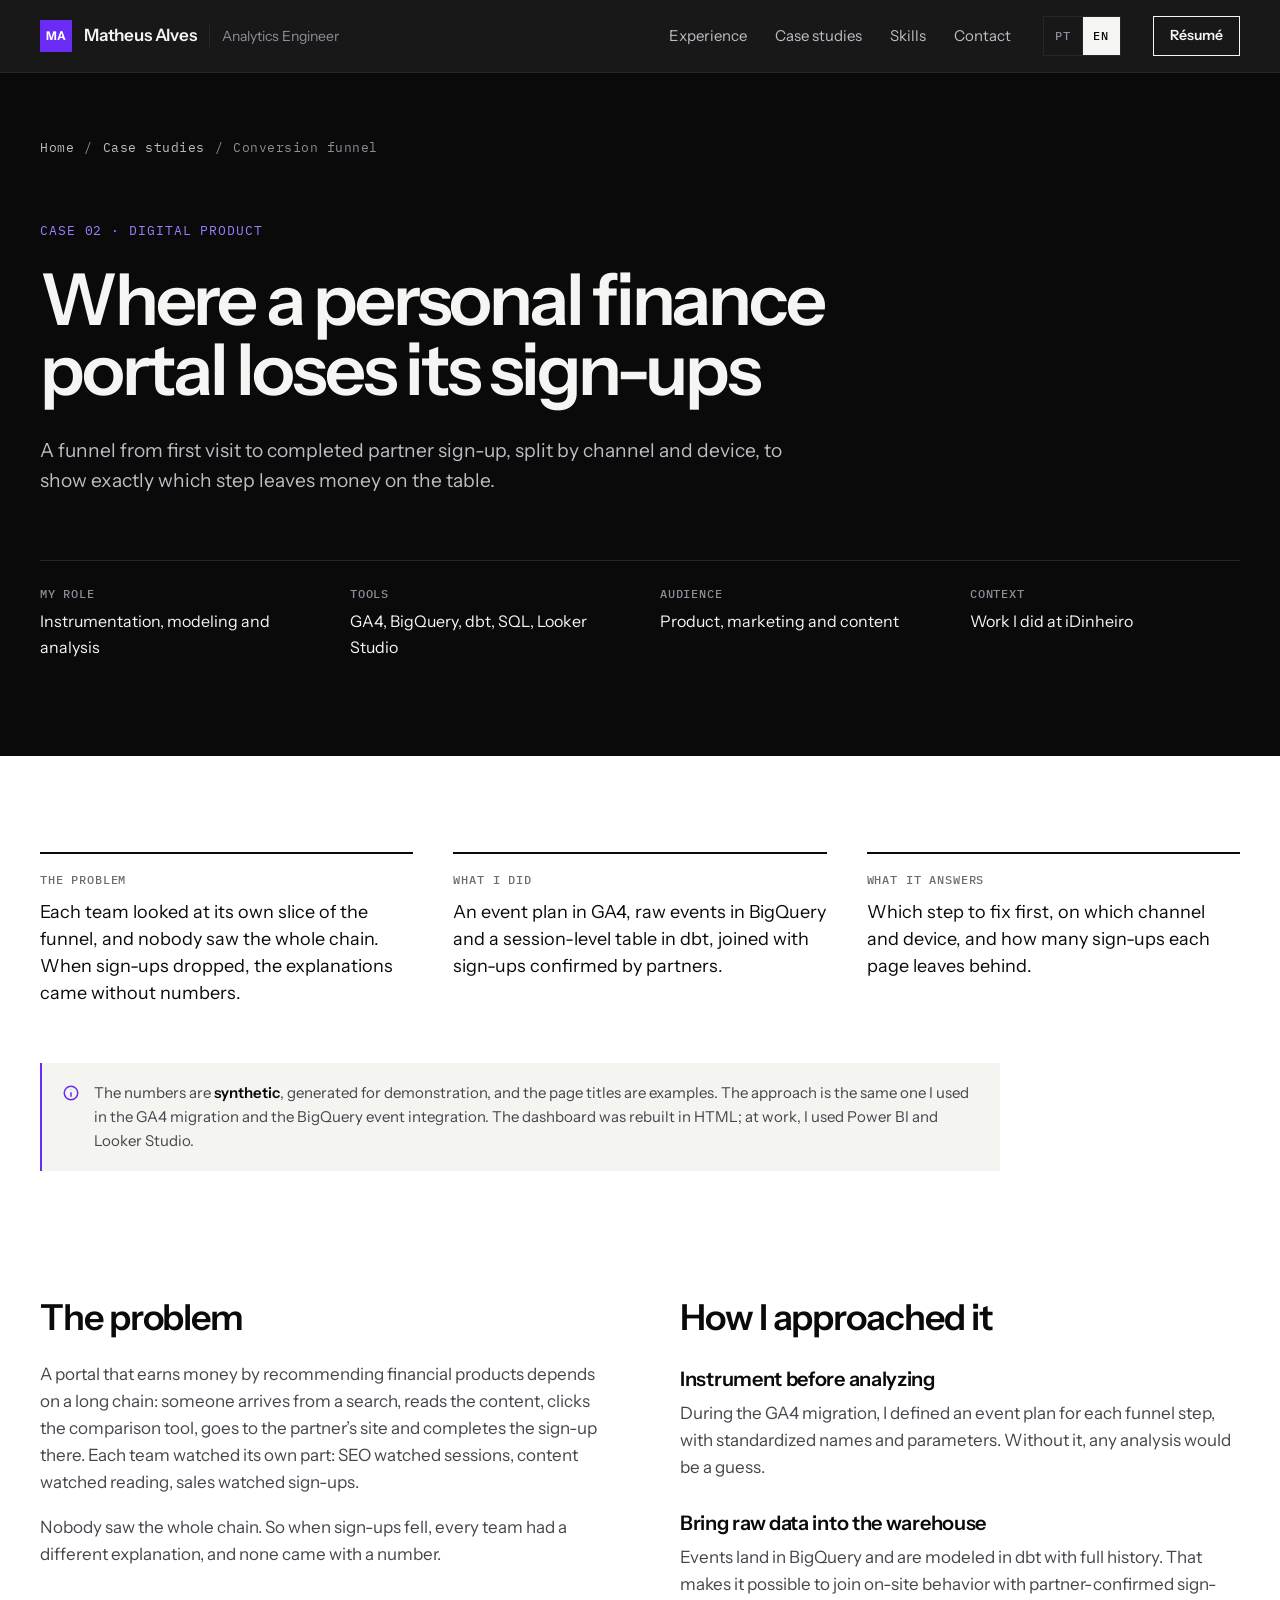
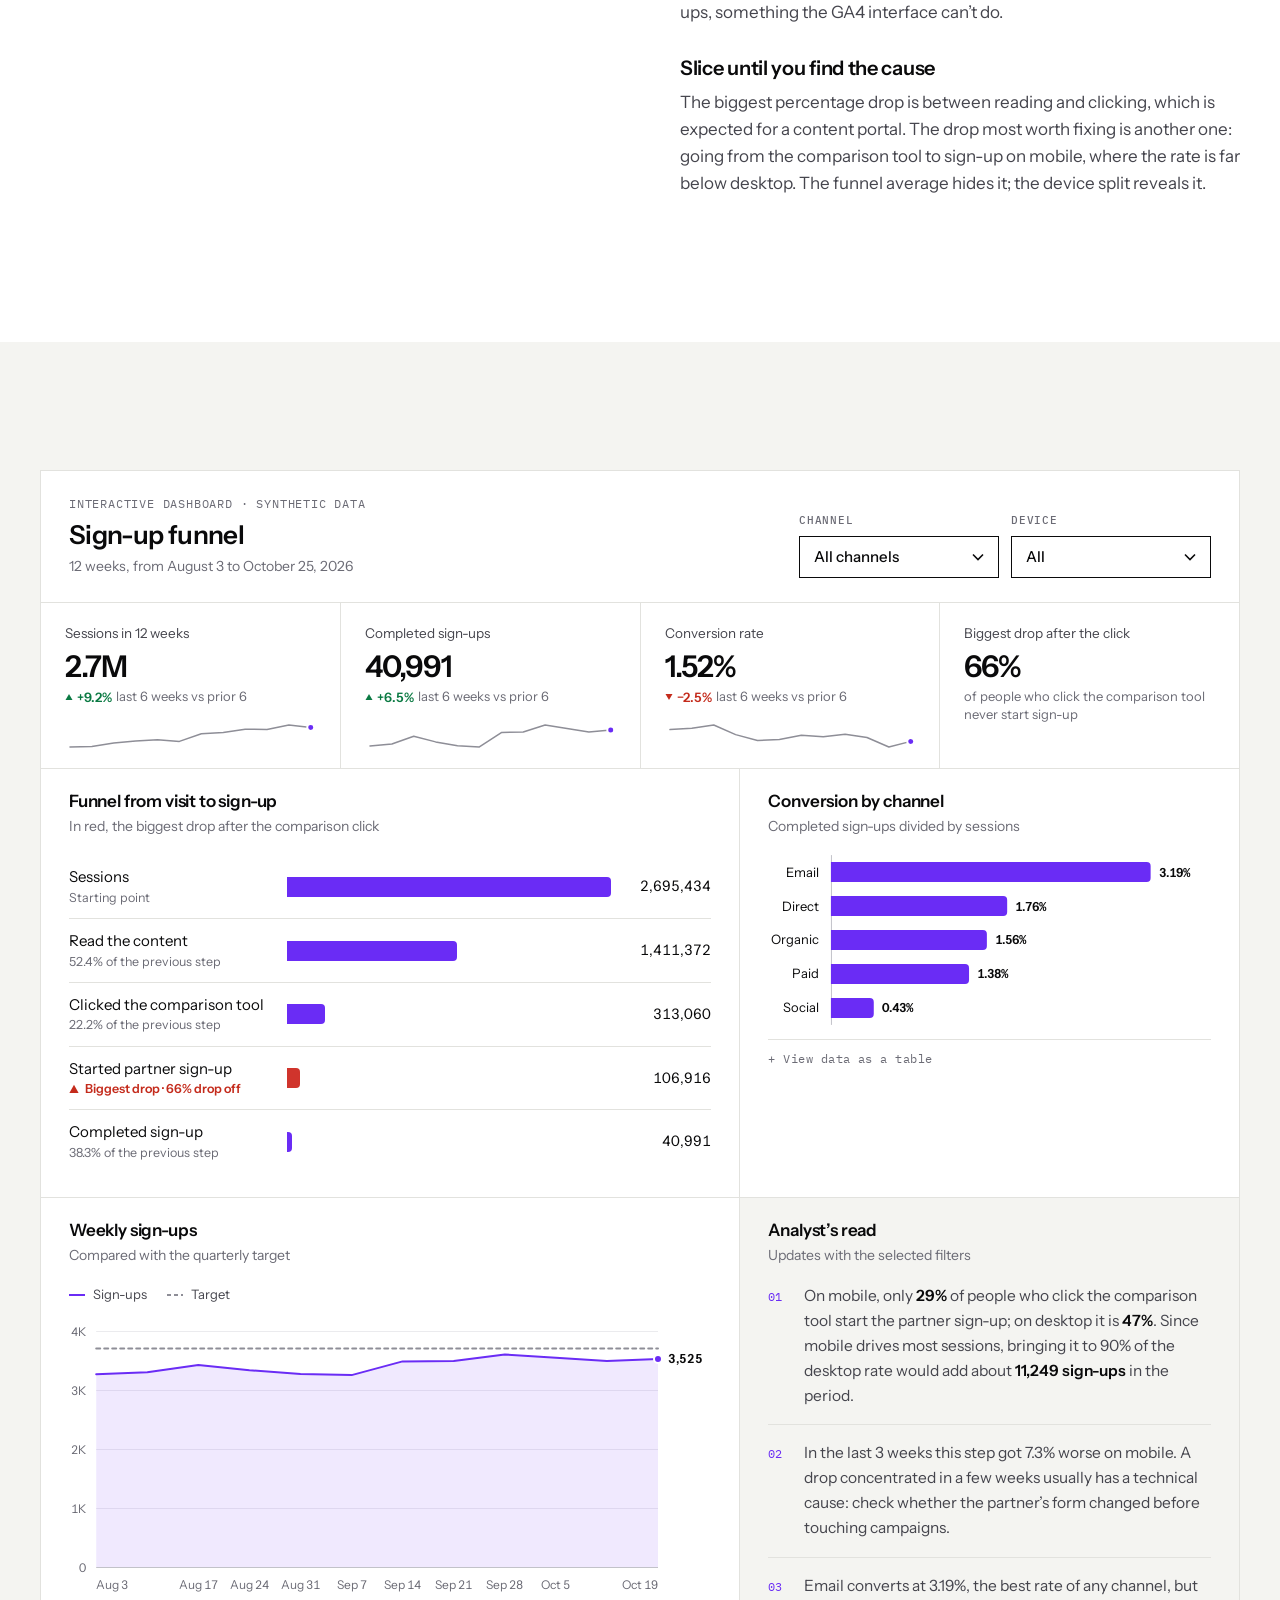
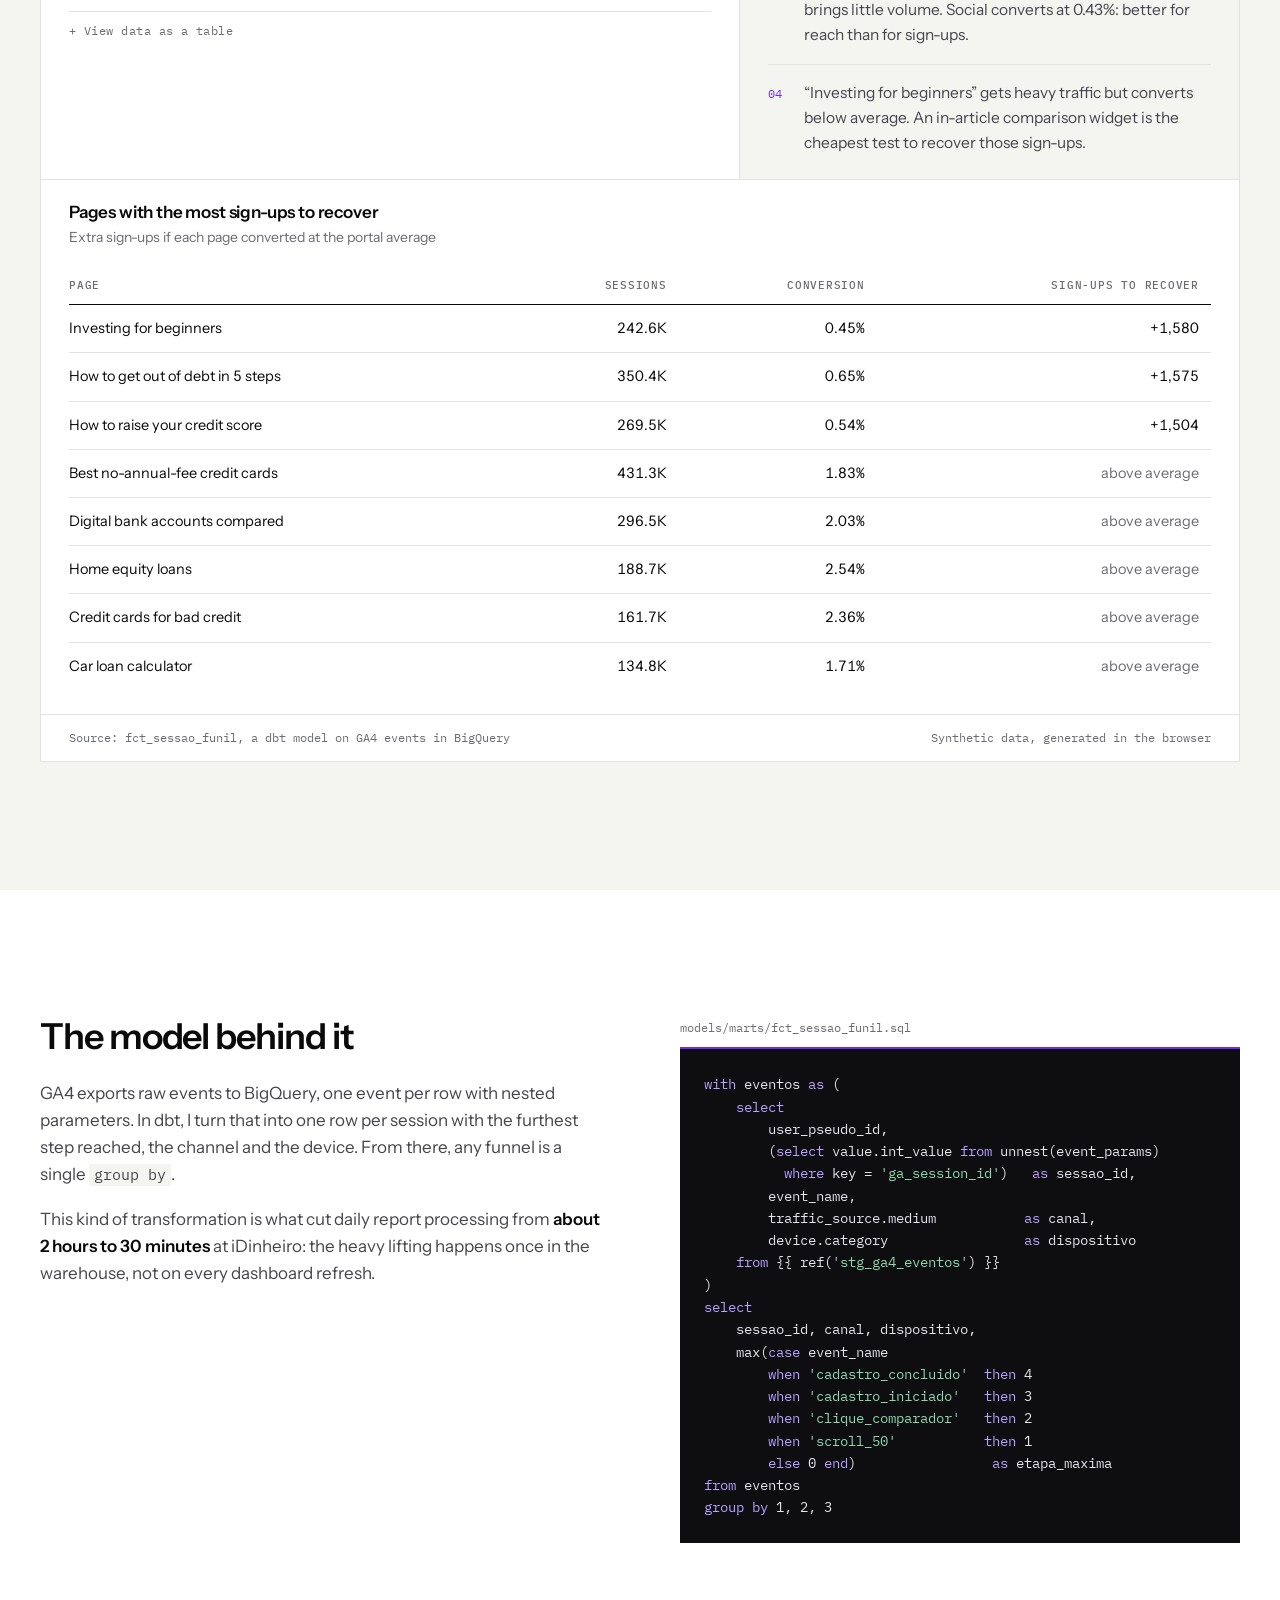
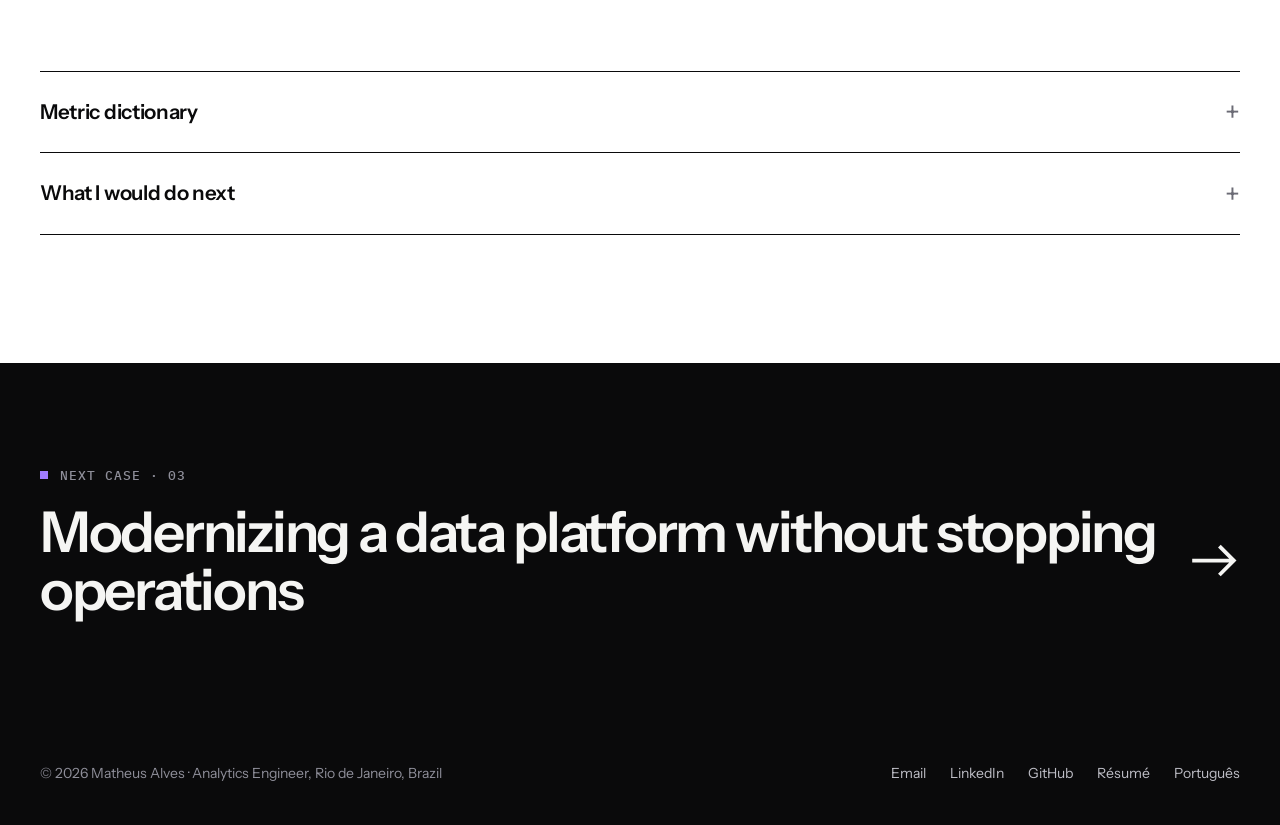
<file: en/projects/conversion-funnel.html>
<!doctype html>
<html lang="en">
<head>
<meta charset="utf-8">
<meta name="viewport" content="width=device-width, initial-scale=1">
<title>Conversion Funnel for a Digital Product | Matheus Alves</title>
<meta name="description" content="Funnel analysis case study with GA4, BigQuery and dbt: where a personal finance portal loses sign-ups, by channel and by device.">
<link rel="canonical" href="https://matheushalves-dados.github.io/en/projects/conversion-funnel.html">
<link rel="alternate" hreflang="pt-BR" href="https://matheushalves-dados.github.io/projetos/funil-conversao.html">
<link rel="alternate" hreflang="en" href="https://matheushalves-dados.github.io/en/projects/conversion-funnel.html">
<meta name="theme-color" content="#0A0A0B">
<meta property="og:type" content="article">
<meta property="og:locale" content="en_US">
<meta property="og:site_name" content="Matheus Alves">
<meta property="og:title" content="Conversion Funnel for a Digital Product | Matheus Alves">
<meta property="og:description" content="GA4, BigQuery and dbt to find the step where a personal finance portal loses its sign-ups.">
<meta property="og:url" content="https://matheushalves-dados.github.io/en/projects/conversion-funnel.html">
<meta property="og:image" content="https://matheushalves-dados.github.io/assets/img/og-en.png">
<meta property="og:image:width" content="1200">
<meta property="og:image:height" content="630">
<meta name="twitter:card" content="summary_large_image">
<link rel="icon" href="data:image/svg+xml,%3Csvg xmlns='http://www.w3.org/2000/svg' viewBox='0 0 64 64'%3E%3Crect width='64' height='64' fill='%236A2CF5'/%3E%3Ctext x='32' y='42' font-family='Arial,Helvetica,sans-serif' font-size='27' font-weight='700' fill='%23fff' text-anchor='middle'%3EMA%3C/text%3E%3C/svg%3E">
<link rel="apple-touch-icon" href="../../assets/img/apple-touch-icon.png">
<link rel="preconnect" href="https://fonts.googleapis.com">
<link rel="preconnect" href="https://fonts.gstatic.com" crossorigin>
<link rel="stylesheet" href="https://fonts.googleapis.com/css2?family=IBM+Plex+Mono:wght@400;500&family=Instrument+Sans:wght@400;500;600;700&display=swap">
<link rel="stylesheet" href="../../assets/css/style.css">
</head>
<body>
<a class="skip" href="#content">Skip to content</a>

<header class="site-header dark">
  <div class="wrap">
    <a class="brand" href="../index.html"><span class="brand-mark" aria-hidden="true">MA</span>Matheus Alves<span class="brand-role">Analytics Engineer</span></a>
    <nav class="nav" aria-label="Main">
      <a href="../index.html#experience">Experience</a>
      <a class="opt" href="../index.html#cases">Case studies</a>
      <a class="opt" href="../index.html#skills">Skills</a>
      <a class="opt" href="../index.html#contact">Contact</a>
    </nav>
    <nav class="lang" aria-label="Language"><a href="../../projetos/funil-conversao.html" hreflang="pt-BR" lang="pt-BR">PT</a><a href="conversion-funnel.html" hreflang="en" lang="en" aria-current="true">EN</a></nav>
    <a class="btn btn-ghost header-cta" href="../cv.html"><span class="lbl-long">Résumé</span><span class="lbl-short">CV</span></a>
  </div>
</header>

<main id="content">

<section class="case-hero dark">
  <div class="wrap">
    <nav class="crumbs" aria-label="You are here"><a href="../index.html">Home</a><span aria-hidden="true">/</span><a href="../index.html#cases">Case studies</a><span aria-hidden="true">/</span><span aria-current="page">Conversion funnel</span></nav>
    <p class="case-label">Case 02 · Digital product</p>
    <h1>Where a personal finance portal loses its sign-ups</h1>
    <p class="lede">A funnel from first visit to completed partner sign-up, split by channel and device, to show exactly which step leaves money on the table.</p>
    <dl class="facts">
      <div><dt>My role</dt><dd>Instrumentation, modeling and analysis</dd></div>
      <div><dt>Tools</dt><dd>GA4, BigQuery, dbt, SQL, Looker Studio</dd></div>
      <div><dt>Audience</dt><dd>Product, marketing and content</dd></div>
      <div><dt>Context</dt><dd>Work I did at iDinheiro</dd></div>
    </dl>
  </div>
</section>

<section class="tldr" aria-label="Case summary">
  <div class="wrap">
    <div class="tldr-grid">
      <div class="tldr-item"><h2>The problem</h2><p>Each team looked at its own slice of the funnel, and nobody saw the whole chain. When sign-ups dropped, the explanations came without numbers.</p></div>
      <div class="tldr-item"><h2>What I did</h2><p>An event plan in GA4, raw events in BigQuery and a session-level table in dbt, joined with sign-ups confirmed by partners.</p></div>
      <div class="tldr-item"><h2>What it answers</h2><p>Which step to fix first, on which channel and device, and how many sign-ups each page leaves behind.</p></div>
    </div>
    <p class="notice"><svg width="18" height="18" viewBox="0 0 24 24" fill="none" stroke="currentColor" stroke-width="2" aria-hidden="true"><circle cx="12" cy="12" r="9"/><path d="M12 11v6M12 7.5v.5"/></svg><span>The numbers are <strong>synthetic</strong>, generated for demonstration, and the page titles are examples. The approach is the same one I used in the GA4 migration and the BigQuery event integration. The dashboard was rebuilt in HTML; at work, I used Power BI and Looker Studio.</span></p>
  </div>
</section>

<section class="section">
  <div class="wrap two-col">
    <div class="prose">
      <h2>The problem</h2>
      <p>A portal that earns money by recommending financial products depends on a long chain: someone arrives from a search, reads the content, clicks the comparison tool, goes to the partner’s site and completes the sign-up there. Each team watched its own part: SEO watched sessions, content watched reading, sales watched sign-ups.</p>
      <p>Nobody saw the whole chain. So when sign-ups fell, every team had a different explanation, and none came with a number.</p>
    </div>
    <div class="prose">
      <h2>How I approached it</h2>
      <h3>Instrument before analyzing</h3>
      <p>During the GA4 migration, I defined an event plan for each funnel step, with standardized names and parameters. Without it, any analysis would be a guess.</p>
      <h3>Bring raw data into the warehouse</h3>
      <p>Events land in BigQuery and are modeled in dbt with full history. That makes it possible to join on-site behavior with partner-confirmed sign-ups, something the GA4 interface can’t do.</p>
      <h3>Slice until you find the cause</h3>
      <p>The biggest percentage drop is between reading and clicking, which is expected for a content portal. The drop most worth fixing is another one: going from the comparison tool to sign-up on mobile, where the rate is far below desktop. The funnel average hides it; the device split reveals it.</p>
    </div>
  </div>
</section>

<section class="section alt" id="painel" aria-labelledby="dash-t">
  <div class="wrap">
    <div class="dash">
      <div class="dash-head">
        <div>
          <p class="dash-kicker">Interactive dashboard · synthetic data</p>
          <h2 class="dash-title" id="dash-t">Sign-up funnel</h2>
          <p class="dash-period">12 weeks, from August 3 to October 25, 2026</p>
        </div>
        <div class="dash-filters" role="group" aria-label="Dashboard filters">
          <label class="field">Channel<select id="f-canal"><option value="todos">All channels</option></select></label>
          <label class="field">Device<select id="f-disp"><option value="todos">All</option><option value="Mobile">Mobile</option><option value="Desktop">Desktop</option></select></label>
        </div>
      </div>
      <div class="kpis" id="kpis"></div>
      <div class="dash-body">
        <section class="tile s7" aria-labelledby="t-funnel">
          <h3 id="t-funnel">Funnel from visit to sign-up</h3>
          <p class="tile-sub">In red, the biggest drop after the comparison click</p>
          <div id="funnel" class="funnel"></div>
        </section>
        <section class="tile s5" aria-labelledby="t-canal">
          <h3 id="t-canal">Conversion by channel</h3>
          <p class="tile-sub">Completed sign-ups divided by sessions</p>
          <div id="ch-canal"></div>
          <details class="tview" id="tv-canal"></details>
        </section>
        <section class="tile s7" aria-labelledby="t-semana">
          <h3 id="t-semana">Weekly sign-ups</h3>
          <p class="tile-sub">Compared with the quarterly target</p>
          <div id="ch-semana"></div>
          <details class="tview" id="tv-semana"></details>
        </section>
        <aside class="tile s5 reading" aria-labelledby="t-read">
          <h3 id="t-read">Analyst’s read</h3>
          <p class="tile-sub">Updates with the selected filters</p>
          <ol id="insights"></ol>
        </aside>
        <section class="tile" aria-labelledby="t-pages">
          <h3 id="t-pages">Pages with the most sign-ups to recover</h3>
          <p class="tile-sub">Extra sign-ups if each page converted at the portal average</p>
          <div class="table-wrap">
            <table class="data">
              <thead><tr><th>Page</th><th class="r">Sessions</th><th class="r">Conversion</th><th class="r">Sign-ups to recover</th></tr></thead>
              <tbody id="tbl-pages"></tbody>
            </table>
          </div>
        </section>
      </div>
      <p class="dash-foot"><span>Source: fct_sessao_funil, a dbt model on GA4 events in BigQuery</span><span>Synthetic data, generated in the browser</span></p>
    </div>
  </div>
</section>

<section class="section">
  <div class="wrap two-col">
    <div class="prose">
      <h2>The model behind it</h2>
      <p>GA4 exports raw events to BigQuery, one event per row with nested parameters. In dbt, I turn that into one row per session with the furthest step reached, the channel and the device. From there, any funnel is a single <code>group by</code>.</p>
      <p>This kind of transformation is what cut daily report processing from <strong>about 2 hours to 30 minutes</strong> at iDinheiro: the heavy lifting happens once in the warehouse, not on every dashboard refresh.</p>
    </div>
    <div>
      <p class="code-cap">models/marts/fct_sessao_funil.sql</p>
<pre class="code"><span class="k">with</span> eventos <span class="k">as</span> (
    <span class="k">select</span>
        user_pseudo_id,
        (<span class="k">select</span> value.int_value <span class="k">from</span> unnest(event_params)
          <span class="k">where</span> key = <span class="s">'ga_session_id'</span>)   <span class="k">as</span> sessao_id,
        event_name,
        traffic_source.medium           <span class="k">as</span> canal,
        device.category                 <span class="k">as</span> dispositivo
    <span class="k">from</span> {{ ref(<span class="s">'stg_ga4_eventos'</span>) }}
)
<span class="k">select</span>
    sessao_id, canal, dispositivo,
    max(<span class="k">case</span> event_name
        <span class="k">when</span> <span class="s">'cadastro_concluido'</span>  <span class="k">then</span> 4
        <span class="k">when</span> <span class="s">'cadastro_iniciado'</span>   <span class="k">then</span> 3
        <span class="k">when</span> <span class="s">'clique_comparador'</span>   <span class="k">then</span> 2
        <span class="k">when</span> <span class="s">'scroll_50'</span>           <span class="k">then</span> 1
        <span class="k">else</span> 0 <span class="k">end</span>)                 <span class="k">as</span> etapa_maxima
<span class="k">from</span> eventos
<span class="k">group by</span> 1, 2, 3</pre>
    </div>
  </div>
</section>

<section class="section" style="padding-top:0">
  <div class="wrap">
    <details class="defs">
      <summary>Metric dictionary</summary>
      <dl>
        <dt>Session</dt><dd>A visit identified by GA4’s <code>ga_session_id</code>. One person can have several sessions.</dd>
        <dt>Read the content</dt><dd>Sessions that reached 50% of the page (<code>scroll_50</code> event).</dd>
        <dt>Clicked the comparison tool</dt><dd>Sessions with at least one click on an offer or on the comparison tool.</dd>
        <dt>Started sign-up</dt><dd>Sessions that reached the partner’s form, confirmed by the partner’s callback.</dd>
        <dt>Conversion rate</dt><dd>Completed sign-ups divided by total sessions in the slice.</dd>
        <dt>Sign-ups to recover</dt><dd>Page sessions multiplied by the gap between the portal’s average conversion and the page’s conversion.</dd>
      </dl>
    </details>
    <details class="defs">
      <summary>What I would do next</summary>
      <ul>
        <li>Run an A/B test with a shorter mobile form, measuring completed sign-ups, not just clicks.</li>
        <li>Set up an automatic alert for when the comparison-to-sign-up step drops more than 10% in a week.</li>
        <li>Bring each partner’s revenue per sign-up into the model, to prioritize pages by revenue rather than volume.</li>
      </ul>
    </details>
  </div>
</section>

<a class="next-case dark" href="data-platform.html">
  <span class="wrap" style="display:block">
    <span class="eyebrow">Next case · 03</span>
    <strong>Modernizing a data platform without stopping operations <svg width="56" height="56" viewBox="0 0 16 16" aria-hidden="true"><path d="M1 8h13M9.5 3.5 14 8l-4.5 4.5" fill="none" stroke="currentColor" stroke-width="1.2"/></svg></strong>
  </span>
</a>
</main>

<footer class="site-footer dark">
  <div class="wrap">
    <p>© 2026 Matheus Alves · Analytics Engineer, Rio de Janeiro, Brazil</p>
    <p class="foot-links"><a href="mailto:matheus.alves.dados@gmail.com">Email</a><a href="https://www.linkedin.com/in/matheushalves/" rel="noopener">LinkedIn</a><a href="https://github.com/matheushalves-dados" rel="noopener">GitHub</a><a href="../cv.html">Résumé</a><a href="../../projetos/funil-conversao.html" hreflang="pt-BR" lang="pt-BR">Português</a></p>
  </div>
</footer>

<script src="../../assets/js/charts.js"></script>
<script src="../../assets/js/dash-funil.js"></script>
</body>
</html>
</file>
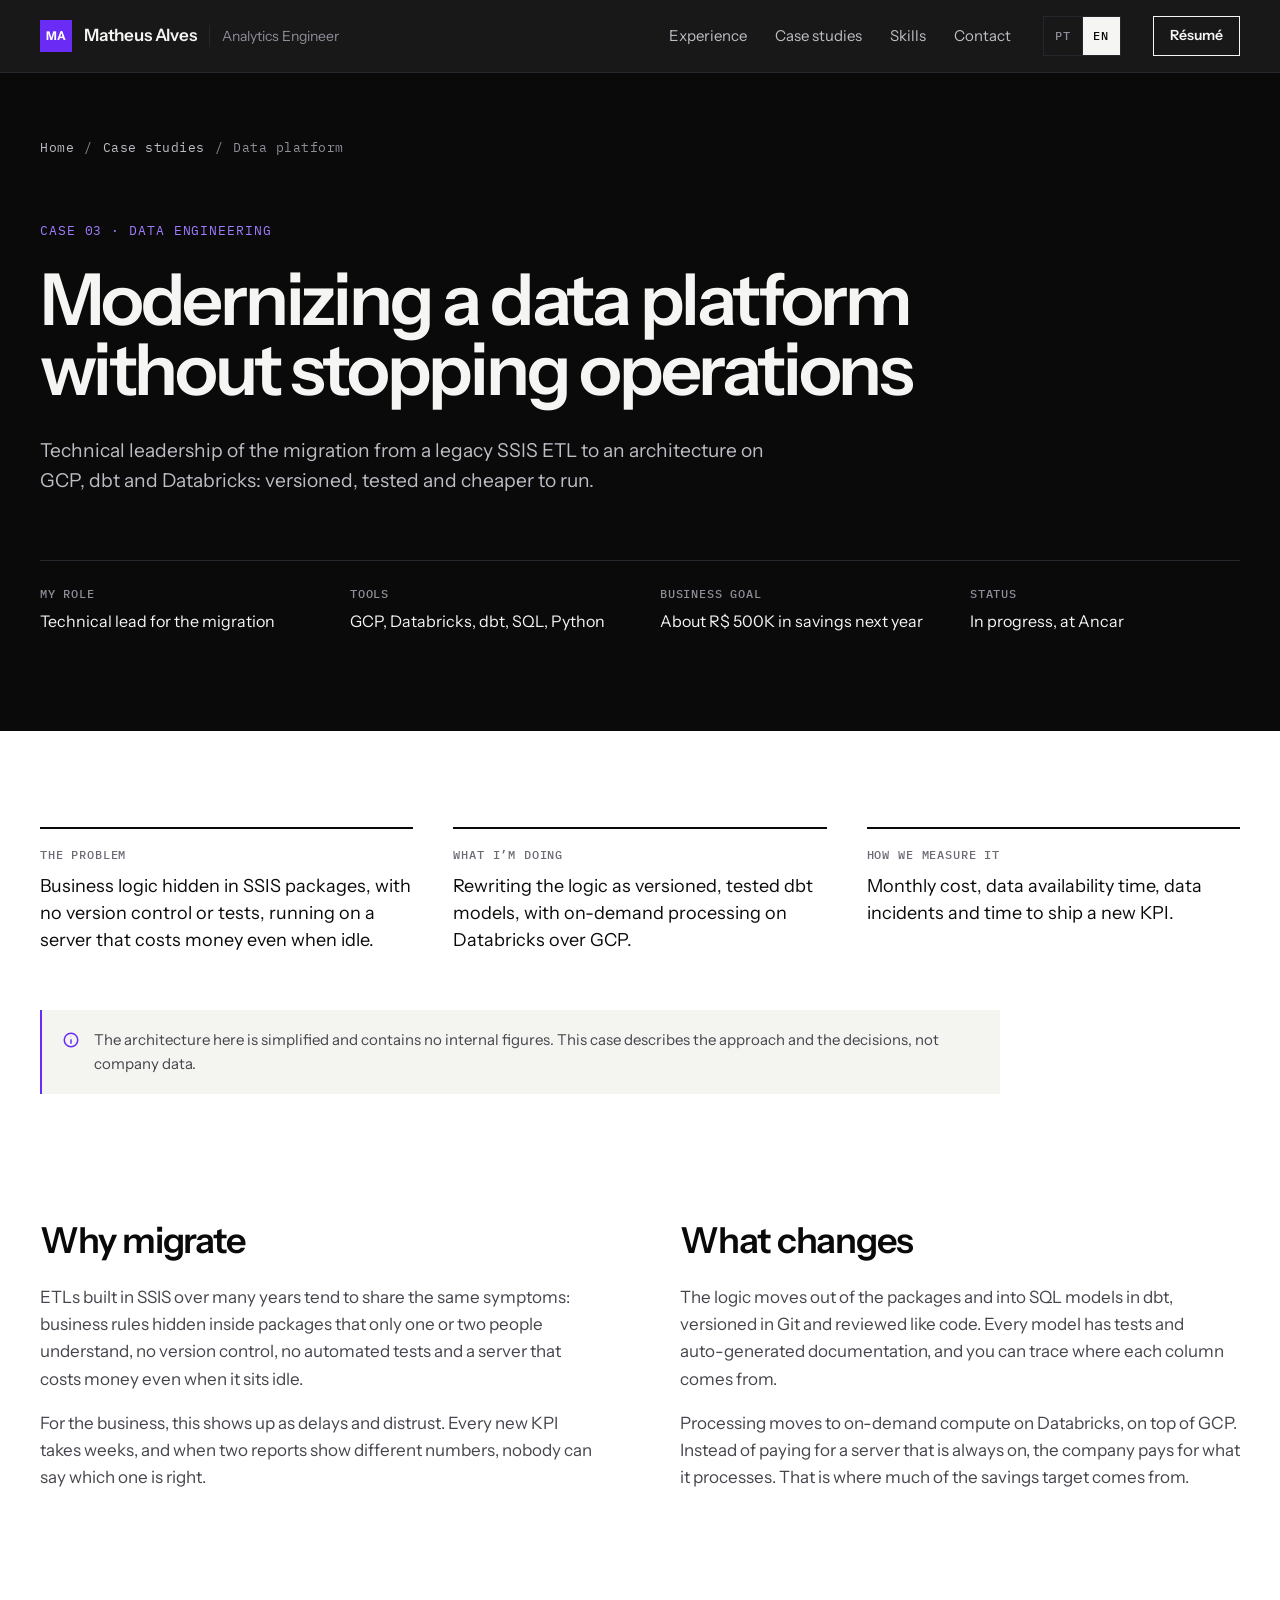
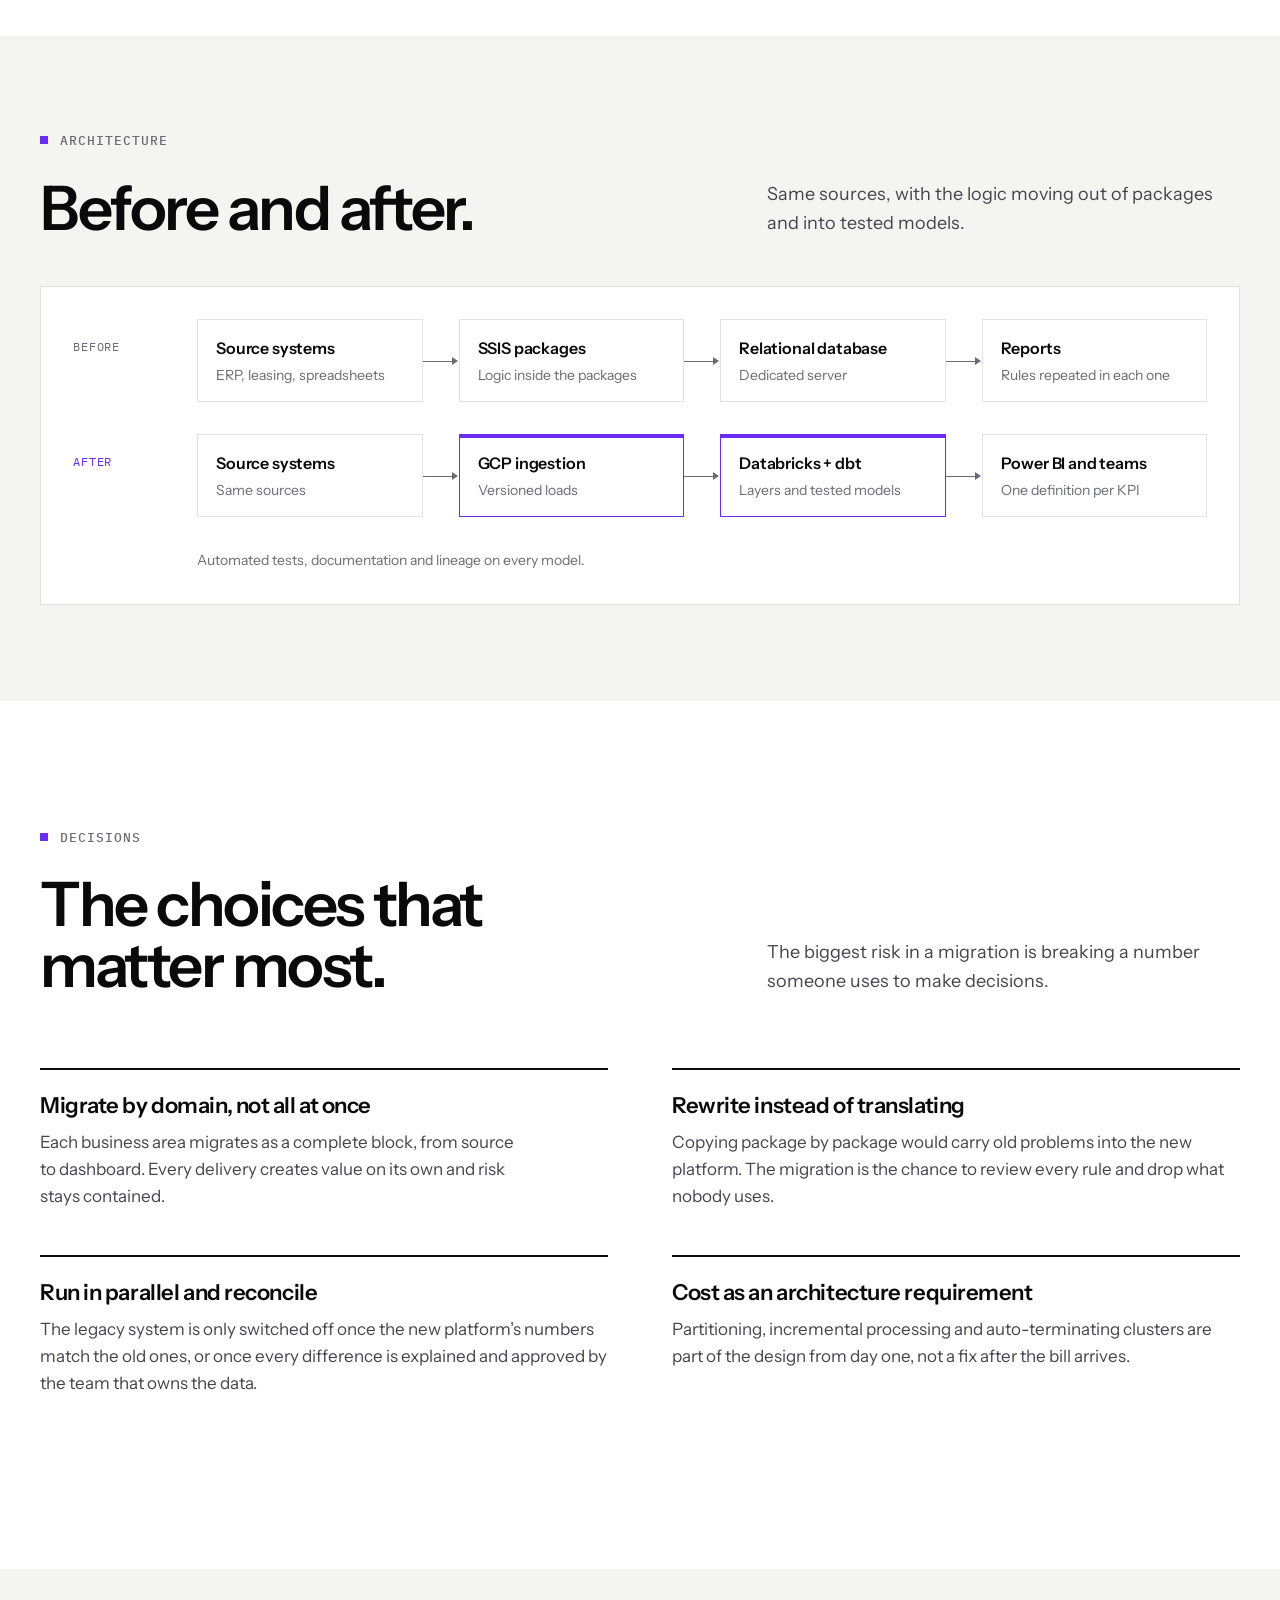
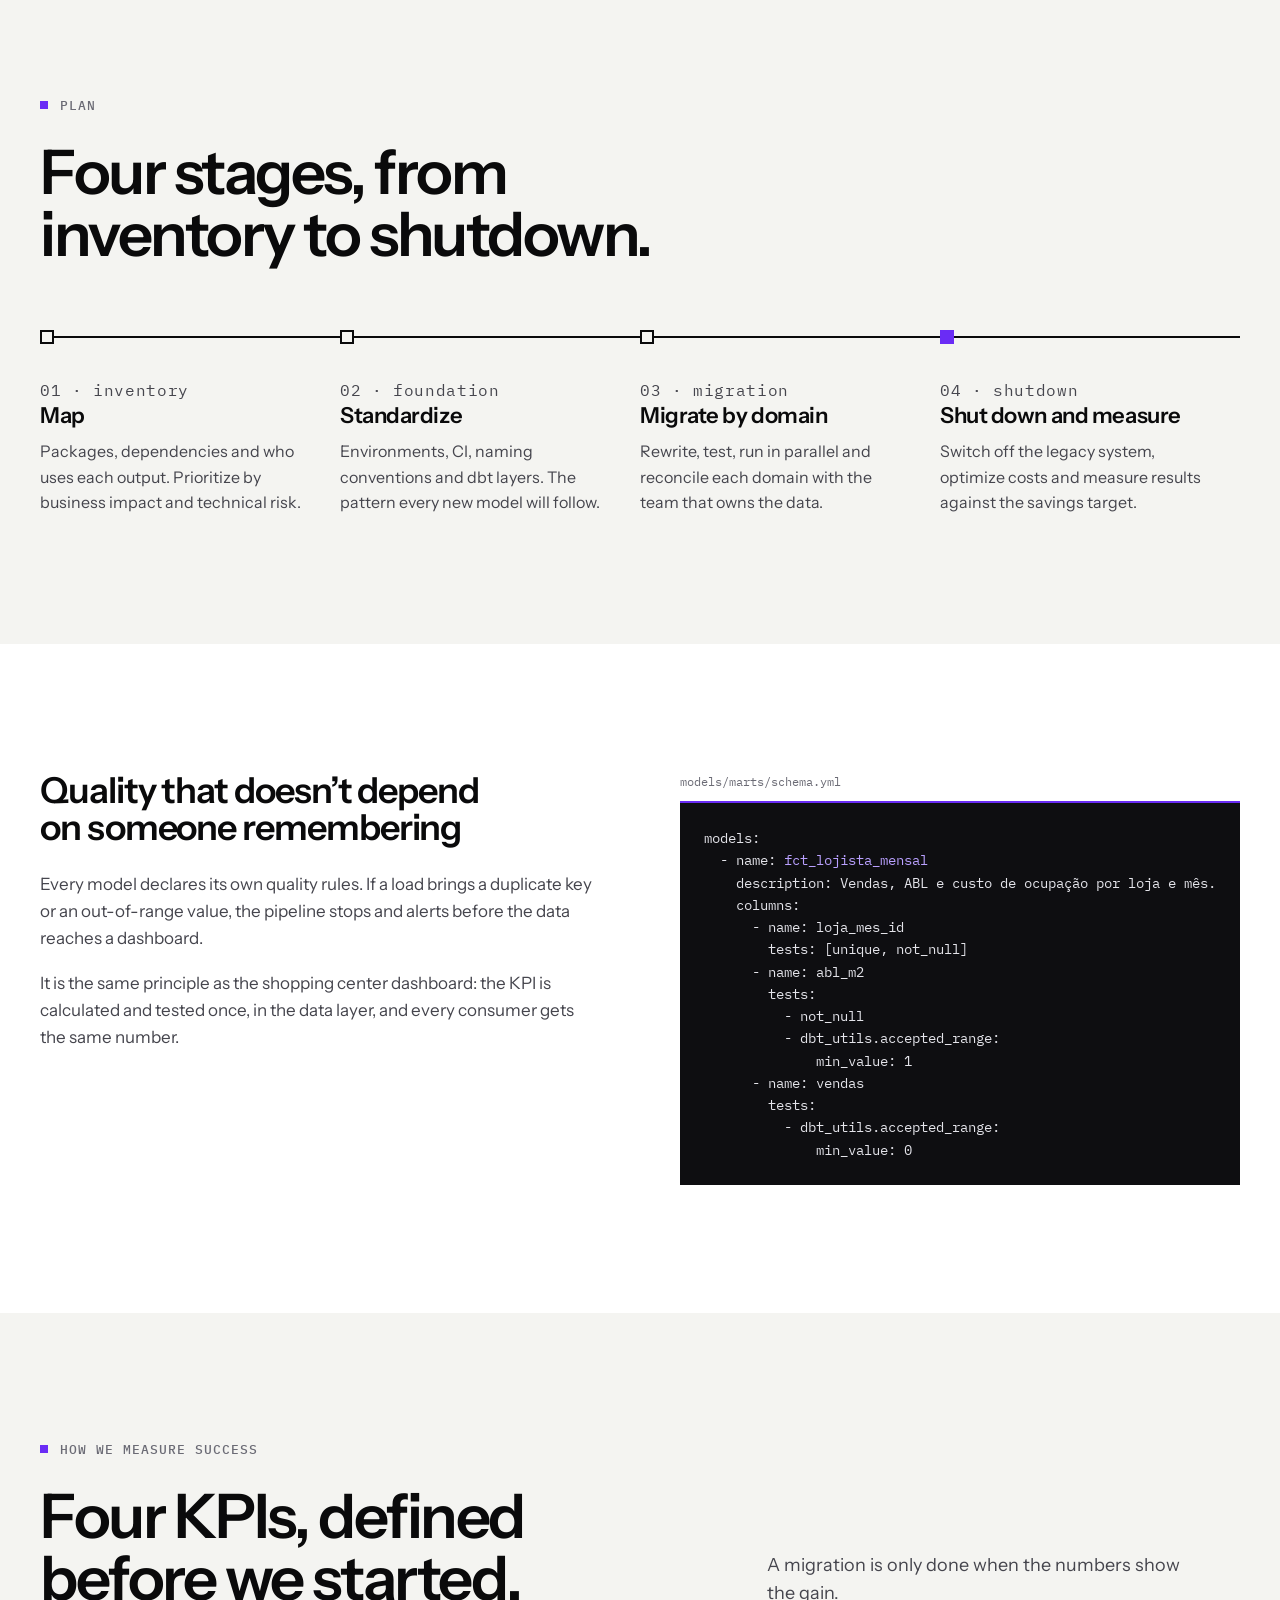
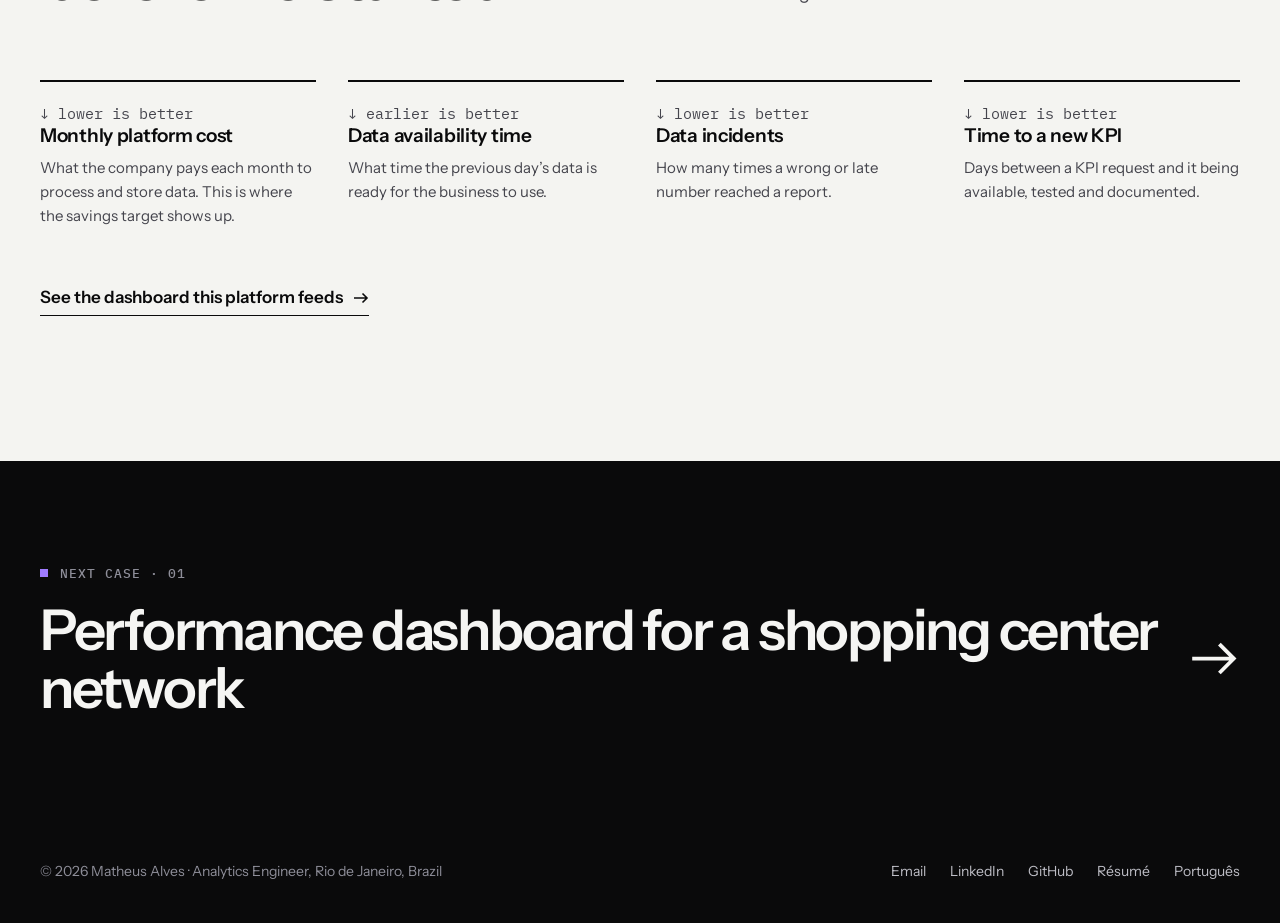
<file: en/projects/data-platform.html>
<!doctype html>
<html lang="en">
<head>
<meta charset="utf-8">
<meta name="viewport" content="width=device-width, initial-scale=1">
<title>Data Platform Modernization | Matheus Alves</title>
<meta name="description" content="Analytics engineering case study: technical leadership of a migration from an SSIS ETL to GCP, dbt and Databricks, with reconciliation, testing and cost as a requirement.">
<link rel="canonical" href="https://matheushalves-dados.github.io/en/projects/data-platform.html">
<link rel="alternate" hreflang="pt-BR" href="https://matheushalves-dados.github.io/projetos/migracao-dados.html">
<link rel="alternate" hreflang="en" href="https://matheushalves-dados.github.io/en/projects/data-platform.html">
<meta name="theme-color" content="#0A0A0B">
<meta property="og:type" content="article">
<meta property="og:locale" content="en_US">
<meta property="og:site_name" content="Matheus Alves">
<meta property="og:title" content="Data Platform Modernization | Matheus Alves">
<meta property="og:description" content="Migrating a legacy SSIS ETL to GCP, dbt and Databricks: decisions, plan and how to make sure no number breaks.">
<meta property="og:url" content="https://matheushalves-dados.github.io/en/projects/data-platform.html">
<meta property="og:image" content="https://matheushalves-dados.github.io/assets/img/og-en.png">
<meta property="og:image:width" content="1200">
<meta property="og:image:height" content="630">
<meta name="twitter:card" content="summary_large_image">
<link rel="icon" href="data:image/svg+xml,%3Csvg xmlns='http://www.w3.org/2000/svg' viewBox='0 0 64 64'%3E%3Crect width='64' height='64' fill='%236A2CF5'/%3E%3Ctext x='32' y='42' font-family='Arial,Helvetica,sans-serif' font-size='27' font-weight='700' fill='%23fff' text-anchor='middle'%3EMA%3C/text%3E%3C/svg%3E">
<link rel="apple-touch-icon" href="../../assets/img/apple-touch-icon.png">
<link rel="preconnect" href="https://fonts.googleapis.com">
<link rel="preconnect" href="https://fonts.gstatic.com" crossorigin>
<link rel="stylesheet" href="https://fonts.googleapis.com/css2?family=IBM+Plex+Mono:wght@400;500&family=Instrument+Sans:wght@400;500;600;700&display=swap">
<link rel="stylesheet" href="../../assets/css/style.css">
</head>
<body>
<a class="skip" href="#content">Skip to content</a>

<header class="site-header dark">
  <div class="wrap">
    <a class="brand" href="../index.html"><span class="brand-mark" aria-hidden="true">MA</span>Matheus Alves<span class="brand-role">Analytics Engineer</span></a>
    <nav class="nav" aria-label="Main">
      <a href="../index.html#experience">Experience</a>
      <a class="opt" href="../index.html#cases">Case studies</a>
      <a class="opt" href="../index.html#skills">Skills</a>
      <a class="opt" href="../index.html#contact">Contact</a>
    </nav>
    <nav class="lang" aria-label="Language"><a href="../../projetos/migracao-dados.html" hreflang="pt-BR" lang="pt-BR">PT</a><a href="data-platform.html" hreflang="en" lang="en" aria-current="true">EN</a></nav>
    <a class="btn btn-ghost header-cta" href="../cv.html"><span class="lbl-long">Résumé</span><span class="lbl-short">CV</span></a>
  </div>
</header>

<main id="content">

<section class="case-hero dark">
  <div class="wrap">
    <nav class="crumbs" aria-label="You are here"><a href="../index.html">Home</a><span aria-hidden="true">/</span><a href="../index.html#cases">Case studies</a><span aria-hidden="true">/</span><span aria-current="page">Data platform</span></nav>
    <p class="case-label">Case 03 · Data engineering</p>
    <h1>Modernizing a data platform without stopping operations</h1>
    <p class="lede">Technical leadership of the migration from a legacy SSIS ETL to an architecture on GCP, dbt and Databricks: versioned, tested and cheaper to run.</p>
    <dl class="facts">
      <div><dt>My role</dt><dd>Technical lead for the migration</dd></div>
      <div><dt>Tools</dt><dd>GCP, Databricks, dbt, SQL, Python</dd></div>
      <div><dt>Business goal</dt><dd>About R$ 500K in savings next year</dd></div>
      <div><dt>Status</dt><dd>In progress, at Ancar</dd></div>
    </dl>
  </div>
</section>

<section class="tldr" aria-label="Case summary">
  <div class="wrap">
    <div class="tldr-grid">
      <div class="tldr-item"><h2>The problem</h2><p>Business logic hidden in SSIS packages, with no version control or tests, running on a server that costs money even when idle.</p></div>
      <div class="tldr-item"><h2>What I’m doing</h2><p>Rewriting the logic as versioned, tested dbt models, with on-demand processing on Databricks over GCP.</p></div>
      <div class="tldr-item"><h2>How we measure it</h2><p>Monthly cost, data availability time, data incidents and time to ship a new KPI.</p></div>
    </div>
    <p class="notice"><svg width="18" height="18" viewBox="0 0 24 24" fill="none" stroke="currentColor" stroke-width="2" aria-hidden="true"><circle cx="12" cy="12" r="9"/><path d="M12 11v6M12 7.5v.5"/></svg><span>The architecture here is simplified and contains no internal figures. This case describes the approach and the decisions, not company data.</span></p>
  </div>
</section>

<section class="section">
  <div class="wrap two-col">
    <div class="prose">
      <h2>Why migrate</h2>
      <p>ETLs built in SSIS over many years tend to share the same symptoms: business rules hidden inside packages that only one or two people understand, no version control, no automated tests and a server that costs money even when it sits idle.</p>
      <p>For the business, this shows up as delays and distrust. Every new KPI takes weeks, and when two reports show different numbers, nobody can say which one is right.</p>
    </div>
    <div class="prose">
      <h2>What changes</h2>
      <p>The logic moves out of the packages and into SQL models in dbt, versioned in Git and reviewed like code. Every model has tests and auto-generated documentation, and you can trace where each column comes from.</p>
      <p>Processing moves to on-demand compute on Databricks, on top of GCP. Instead of paying for a server that is always on, the company pays for what it processes. That is where much of the savings target comes from.</p>
    </div>
  </div>
</section>

<section class="section alt" style="padding-top:96px;padding-bottom:96px" aria-labelledby="arch-t">
  <div class="wrap">
    <div class="section-head" style="margin-bottom:48px">
      <div><p class="eyebrow">Architecture</p><h2 id="arch-t">Before and after.</h2></div>
      <p>Same sources, with the logic moving out of packages and into tested models.</p>
    </div>
    <div class="arch">
      <div class="arch-row">
        <span class="arch-tag">Before</span>
        <div class="arch-node"><b>Source systems</b><span>ERP, leasing, spreadsheets</span></div>
        <div class="arch-node"><b>SSIS packages</b><span>Logic inside the packages</span></div>
        <div class="arch-node"><b>Relational database</b><span>Dedicated server</span></div>
        <div class="arch-node"><b>Reports</b><span>Rules repeated in each one</span></div>
      </div>
      <div class="arch-row new">
        <span class="arch-tag">After</span>
        <div class="arch-node"><b>Source systems</b><span>Same sources</span></div>
        <div class="arch-node is-new"><b>GCP ingestion</b><span>Versioned loads</span></div>
        <div class="arch-node is-new"><b>Databricks + dbt</b><span>Layers and tested models</span></div>
        <div class="arch-node"><b>Power BI and teams</b><span>One definition per KPI</span></div>
      </div>
      <p class="arch-note">Automated tests, documentation and lineage on every model.</p>
    </div>
  </div>
</section>

<section class="section" aria-labelledby="dec-t">
  <div class="wrap">
    <div class="section-head">
      <div><p class="eyebrow">Decisions</p><h2 id="dec-t">The choices that matter most.</h2></div>
      <p>The biggest risk in a migration is breaking a number someone uses to make decisions.</p>
    </div>
    <div class="decisions">
      <div class="decision"><h3>Migrate by domain, not all at once</h3><p>Each business area migrates as a complete block, from source to dashboard. Every delivery creates value on its own and risk stays contained.</p></div>
      <div class="decision"><h3>Rewrite instead of translating</h3><p>Copying package by package would carry old problems into the new platform. The migration is the chance to review every rule and drop what nobody uses.</p></div>
      <div class="decision"><h3>Run in parallel and reconcile</h3><p>The legacy system is only switched off once the new platform’s numbers match the old ones, or once every difference is explained and approved by the team that owns the data.</p></div>
      <div class="decision"><h3>Cost as an architecture requirement</h3><p>Partitioning, incremental processing and auto-terminating clusters are part of the design from day one, not a fix after the bill arrives.</p></div>
    </div>
  </div>
</section>

<section class="section alt" aria-labelledby="plan-t">
  <div class="wrap">
    <div class="section-head">
      <div><p class="eyebrow">Plan</p><h2 id="plan-t">Four stages, from inventory to shutdown.</h2></div>
    </div>
    <ol class="flow">
      <li><p class="flow-tag">01 · inventory</p><h3>Map</h3><p>Packages, dependencies and who uses each output. Prioritize by business impact and technical risk.</p></li>
      <li><p class="flow-tag">02 · foundation</p><h3>Standardize</h3><p>Environments, CI, naming conventions and dbt layers. The pattern every new model will follow.</p></li>
      <li><p class="flow-tag">03 · migration</p><h3>Migrate by domain</h3><p>Rewrite, test, run in parallel and reconcile each domain with the team that owns the data.</p></li>
      <li><p class="flow-tag">04 · shutdown</p><h3>Shut down and measure</h3><p>Switch off the legacy system, optimize costs and measure results against the savings target.</p></li>
    </ol>
  </div>
</section>

<section class="section">
  <div class="wrap two-col">
    <div class="prose">
      <h2>Quality that doesn’t depend on someone remembering</h2>
      <p>Every model declares its own quality rules. If a load brings a duplicate key or an out-of-range value, the pipeline stops and alerts before the data reaches a dashboard.</p>
      <p>It is the same principle as the shopping center dashboard: the KPI is calculated and tested once, in the data layer, and every consumer gets the same number.</p>
    </div>
    <div>
      <p class="code-cap">models/marts/schema.yml</p>
<pre class="code">models:
  - name: <span class="k">fct_lojista_mensal</span>
    description: Vendas, ABL e custo de ocupação por loja e mês.
    columns:
      - name: loja_mes_id
        tests: [unique, not_null]
      - name: abl_m2
        tests:
          - not_null
          - dbt_utils.accepted_range:
              min_value: 1
      - name: vendas
        tests:
          - dbt_utils.accepted_range:
              min_value: 0</pre>
    </div>
  </div>
</section>

<section class="section alt" aria-labelledby="mes-t">
  <div class="wrap">
    <div class="section-head">
      <div><p class="eyebrow">How we measure success</p><h2 id="mes-t">Four KPIs, defined before we started.</h2></div>
      <p>A migration is only done when the numbers show the gain.</p>
    </div>
    <div class="measures">
      <div class="measure"><p class="measure-dir">↓ lower is better</p><h3>Monthly platform cost</h3><p>What the company pays each month to process and store data. This is where the savings target shows up.</p></div>
      <div class="measure"><p class="measure-dir">↓ earlier is better</p><h3>Data availability time</h3><p>What time the previous day’s data is ready for the business to use.</p></div>
      <div class="measure"><p class="measure-dir">↓ lower is better</p><h3>Data incidents</h3><p>How many times a wrong or late number reached a report.</p></div>
      <div class="measure"><p class="measure-dir">↓ lower is better</p><h3>Time to a new KPI</h3><p>Days between a KPI request and it being available, tested and documented.</p></div>
    </div>
    <p style="margin-top:56px"><a class="link-arrow" href="mall-performance.html">See the dashboard this platform feeds <svg class="arr" width="16" height="16" viewBox="0 0 16 16" aria-hidden="true"><path d="M1 8h13M9.5 3.5 14 8l-4.5 4.5" fill="none" stroke="currentColor" stroke-width="1.6"/></svg></a></p>
  </div>
</section>

<a class="next-case dark" href="mall-performance.html">
  <span class="wrap" style="display:block">
    <span class="eyebrow">Next case · 01</span>
    <strong>Performance dashboard for a shopping center network <svg width="56" height="56" viewBox="0 0 16 16" aria-hidden="true"><path d="M1 8h13M9.5 3.5 14 8l-4.5 4.5" fill="none" stroke="currentColor" stroke-width="1.2"/></svg></strong>
  </span>
</a>
</main>

<footer class="site-footer dark">
  <div class="wrap">
    <p>© 2026 Matheus Alves · Analytics Engineer, Rio de Janeiro, Brazil</p>
    <p class="foot-links"><a href="mailto:matheus.alves.dados@gmail.com">Email</a><a href="https://www.linkedin.com/in/matheushalves/" rel="noopener">LinkedIn</a><a href="https://github.com/matheushalves-dados" rel="noopener">GitHub</a><a href="../cv.html">Résumé</a><a href="../../projetos/migracao-dados.html" hreflang="pt-BR" lang="pt-BR">Português</a></p>
  </div>
</footer>
</body>
</html>
</file>
<file: assets/css/style.css>
/* Matheus Alves · portfólio
   Editorial em preto e branco, um violeta de destaque, grid de 12 colunas e cantos retos.
   Seções escuras usam a classe .dark, que redefine os tokens; os gráficos leem os tokens do próprio contêiner. */

:root{
  --font-sans:'Instrument Sans',ui-sans-serif,system-ui,-apple-system,'Segoe UI',Roboto,Arial,sans-serif;
  --font-mono:'IBM Plex Mono',ui-monospace,SFMono-Regular,Menlo,Consolas,monospace;

  --black:#0A0A0B;
  --violet:#6A2CF5;
  --violet-deep:#5420D8;

  --bg:#FFFFFF;
  --bg-alt:#F4F4F1;
  --surface:#FFFFFF;
  --ink:#0A0A0B;
  --ink-2:#45454D;
  --ink-3:#6B6B75;
  --line:#E2E2DE;
  --rule:#0A0A0B;
  --accent:#6A2CF5;
  --accent-soft:#EFE9FE;
  --pos:#0B7A43;
  --neg:#C42B1C;
  --warn:#8F5400;
  --neg-soft:#FCEAE8;
  --warn-soft:#FBEFD8;

  /* gráficos: destaque, contexto (cinza de ênfase) e negativo, validados contra a superfície */
  --viz-focus:#6A2CF5;
  --viz-context:#8E8E97;
  --viz-neg:#D0342C;
  --viz-grid:#EBEBEE;
  --viz-axis:#C2C2C9;
  --viz-text:#6B6B75;
  --g-study:#B4B4BE;

  --wrap:1280px;
  --gutter:40px;
  --header-h:72px;
  color-scheme:light;
}
.dark{
  --bg:#0A0A0B;
  --bg-alt:#111114;
  --surface:#141418;
  --ink:#F5F5F3;
  --ink-2:#BDBDC5;
  --ink-3:#8E8E99;
  --line:#26262D;
  --rule:#F5F5F3;
  --accent:#A07CFF;
  --accent-soft:rgba(160,124,255,.14);
  --pos:#3DD68C;
  --neg:#FF6B5E;
  --warn:#F4B54A;
  --neg-soft:rgba(255,107,94,.14);
  --warn-soft:rgba(244,181,74,.14);
  --viz-focus:#9268FF;
  --viz-context:#6E6E79;
  --viz-neg:#F2594C;
  --viz-grid:#232329;
  --viz-axis:#3B3B44;
  --viz-text:#8E8E99;
  --g-study:#B4B4BE;
  color-scheme:dark;
  background:var(--bg);
  color:var(--ink);
}
.violet{
  --bg:#6A2CF5;
  --ink:#FFFFFF;
  --ink-2:rgba(255,255,255,.9);
  --ink-3:rgba(255,255,255,.82);
  --line:rgba(255,255,255,.3);
  --rule:#FFFFFF;
  --accent:#FFFFFF;
  background:var(--bg);
  color:var(--ink);
}

/* ---------- base ---------- */
*,*::before,*::after{box-sizing:border-box}
html{-webkit-text-size-adjust:100%;text-size-adjust:100%;scroll-behavior:smooth;scroll-padding-top:calc(var(--header-h) + 24px)}
body{margin:0;background:var(--bg);color:var(--ink);font-family:var(--font-sans);font-size:17px;line-height:1.6;-webkit-font-smoothing:antialiased;-moz-osx-font-smoothing:grayscale;text-rendering:optimizeLegibility}
img,svg{display:block;max-width:100%}
a{color:inherit;text-underline-offset:.2em;text-decoration-thickness:1px}
p{margin:0 0 1em;text-wrap:pretty}
h1,h2,h3,h4{margin:0;font-weight:600;line-height:1.05;letter-spacing:-.025em;text-wrap:balance}
ul,ol{margin:0;padding:0}
strong,b{font-weight:600}
button{font:inherit}
:focus-visible{outline:2px solid var(--accent);outline-offset:3px}
::selection{background:var(--violet);color:#fff}
@media (prefers-reduced-motion:reduce){html{scroll-behavior:auto}*,*::before,*::after{transition:none!important;animation:none!important}}

.wrap{width:100%;max-width:var(--wrap);margin:0 auto;padding:0 var(--gutter)}
.sr-only{position:absolute!important;width:1px;height:1px;margin:-1px;padding:0;overflow:hidden;clip:rect(0 0 0 0);white-space:nowrap;border:0}
.skip{position:absolute;left:-9999px;top:12px;z-index:100;background:var(--violet);color:#fff;padding:10px 16px;font-weight:600;text-decoration:none}
.skip:focus{left:16px}
.num{font-variant-numeric:tabular-nums}
.muted{color:var(--ink-3)}
@media (max-width:720px){:root{--gutter:20px;--header-h:64px}body{font-size:16px}}

.eyebrow{display:flex;align-items:center;gap:12px;margin:0 0 28px;font-family:var(--font-mono);font-size:12.5px;font-weight:500;line-height:1.3;letter-spacing:.08em;text-transform:uppercase;color:var(--ink-3)}
.eyebrow::before{content:"";flex:none;width:8px;height:8px;background:var(--accent)}

/* ---------- botões e links ---------- */
.btn{display:inline-flex;align-items:center;justify-content:center;gap:12px;min-height:52px;padding:0 24px;border:1px solid transparent;font:600 15px/1.1 var(--font-sans);letter-spacing:.005em;text-decoration:none;cursor:pointer;white-space:nowrap;transition:background-color .2s,color .2s,border-color .2s}
.btn svg{flex:none}
.btn .arr{transition:transform .2s}
.btn:hover .arr{transform:translateX(4px)}
.btn-primary{background:var(--violet);color:#fff}
.btn-primary:hover{background:var(--violet-deep)}
.btn-ghost{background:transparent;color:var(--ink);border-color:var(--ink)}
.btn-ghost:hover{background:var(--ink);color:var(--bg)}
.btn-light{background:#fff;color:var(--black)}
.btn-light:hover{background:var(--black);color:#fff}
.actions{display:flex;flex-wrap:wrap;gap:12px}
.link-arrow{display:inline-flex;align-items:center;gap:10px;font-weight:600;color:var(--ink);text-decoration:none;padding-bottom:4px;border-bottom:1px solid currentColor}
.link-arrow .arr{transition:transform .2s}
.link-arrow:hover .arr{transform:translateX(4px)}

/* ---------- cabeçalho ---------- */
.site-header{position:sticky;top:0;z-index:40;border-bottom:1px solid var(--line)}
.site-header.dark{background:rgba(10,10,11,.94);-webkit-backdrop-filter:saturate(1.2) blur(12px);backdrop-filter:saturate(1.2) blur(12px)}
.site-header .wrap{display:flex;align-items:center;gap:32px;height:var(--header-h)}
.brand{display:inline-flex;align-items:center;gap:12px;color:var(--ink);font-weight:600;font-size:17px;letter-spacing:-.01em;text-decoration:none;white-space:nowrap}
.brand-mark{display:grid;place-items:center;flex:none;width:32px;height:32px;background:var(--violet);color:#fff;font-size:12px;font-weight:700;letter-spacing:.03em}
.brand-role{padding-left:12px;border-left:1px solid var(--line);color:var(--ink-3);font-size:14px;font-weight:400;letter-spacing:0}
.nav{display:flex;align-items:center;gap:28px;margin-left:auto;font-size:15px}
.nav a{position:relative;padding:8px 0;color:var(--ink-2);text-decoration:none}
.nav a::after{content:"";position:absolute;left:0;right:0;bottom:2px;height:1px;background:var(--accent);transform:scaleX(0);transform-origin:left;transition:transform .25s}
.nav a:hover,.nav a[aria-current]{color:var(--ink)}
.nav a:hover::after,.nav a[aria-current]::after{transform:scaleX(1)}
.header-cta{min-height:40px;padding:0 16px;font-size:14px}
.lbl-short{display:none}
.lang{display:inline-flex;flex:none;border:1px solid var(--line)}
.lang a{display:grid;place-items:center;min-width:38px;height:38px;padding:0 8px;font-family:var(--font-mono);font-size:12px;font-weight:500;letter-spacing:.06em;color:var(--ink-3);text-decoration:none;transition:background-color .2s,color .2s}
.lang a + a{border-left:1px solid var(--line)}
.lang a:hover{color:var(--ink)}
.lang a[aria-current]{background:var(--ink);color:var(--bg)}
@media (max-width:1000px){.brand-role{display:none}}
@media (max-width:760px){.nav .opt{display:none}.site-header .wrap{gap:20px}}
@media (max-width:480px){.nav{display:none}.lang{margin-left:auto}.site-header .wrap{gap:12px}.lbl-long{display:none}.lbl-short{display:inline}}

/* ---------- topo da home ---------- */
.hero{padding:88px 0 0}
.hero-top{display:flex;align-items:center;gap:20px;margin-bottom:28px}
.hero-top .eyebrow{margin:0}
.avatar{flex:none;width:88px;height:88px;object-fit:cover;background:var(--surface);border:1px solid var(--line)}
.hero h1{font-size:clamp(52px,9.4vw,136px);line-height:.92;letter-spacing:-.055em}
.hero-body{display:grid;grid-template-columns:minmax(0,5fr) minmax(0,6fr);gap:72px;align-items:start;margin-top:56px}
.hero-statement{max-width:30em;margin:0 0 36px;font-size:clamp(19px,1.7vw,24px);line-height:1.5;letter-spacing:-.01em;color:var(--ink-2)}
.hero-statement strong{color:var(--ink)}
.hero-meta{display:flex;flex-wrap:wrap;gap:16px 40px;margin:44px 0 0;padding-top:24px;border-top:1px solid var(--line)}
.hero-meta dt,.facts dt,.case-facts dt{font-family:var(--font-mono);font-size:11.5px;font-weight:500;letter-spacing:.07em;text-transform:uppercase;color:var(--ink-3)}
.hero-meta dd{margin:4px 0 0;font-size:15px}
@media (max-width:1060px){.hero-body{grid-template-columns:minmax(0,1fr);gap:56px}}
@media (max-width:720px){.hero{padding-top:48px}.hero-top{gap:16px;margin-bottom:22px}.avatar{width:64px;height:64px}.hero-body{margin-top:32px}.hero-meta{gap:16px 28px}}

/* painel ao vivo */
.panel{background:var(--surface);border:1px solid var(--line);padding:24px 24px 16px}
.panel-head{display:flex;flex-wrap:wrap;justify-content:space-between;align-items:flex-start;gap:16px;margin-bottom:20px}
.panel-title{margin:0;font-size:16px;font-weight:600}
.panel-sub{margin:2px 0 0;font-size:13.5px;color:var(--ink-3)}
.seg{display:inline-flex;border:1px solid var(--line)}
.seg button{padding:9px 14px;border:0;background:transparent;color:var(--ink-2);font-size:13.5px;font-weight:500;line-height:1;cursor:pointer;transition:background-color .2s,color .2s}
.seg button + button{border-left:1px solid var(--line)}
.seg button:hover{color:var(--ink)}
.seg button[aria-pressed="true"]{background:var(--ink);color:var(--bg)}
.panel-kpis{display:grid;grid-template-columns:repeat(3,minmax(0,1fr));margin-bottom:18px;border-top:1px solid var(--line);border-bottom:1px solid var(--line)}
.panel-kpis > div{padding:14px 0 14px 18px;border-left:1px solid var(--line)}
.panel-kpis > div:first-child{padding-left:0;border-left:0}
.panel-kpis b{display:block;font-size:26px;font-weight:600;letter-spacing:-.02em;line-height:1.15;white-space:nowrap}
.panel-kpis span{font-size:12.5px;color:var(--ink-3)}
.panel-foot{display:flex;flex-wrap:wrap;justify-content:space-between;gap:8px 16px;margin-top:10px;padding-top:12px;border-top:1px solid var(--line);font-size:13px;color:var(--ink-3)}
.panel-foot a{color:var(--ink);font-weight:600;text-decoration:none;border-bottom:1px solid var(--accent)}
@media (max-width:560px){.panel{padding:18px 16px 12px}.panel-kpis b{font-size:20px}.panel-kpis > div{padding-left:12px}}

/* placar de resultados */
.scorecard{padding:104px 0 120px}
.sc-head{display:flex;flex-wrap:wrap;justify-content:space-between;align-items:baseline;gap:8px 24px;margin-bottom:32px}
.sc-head .eyebrow{margin:0}
.sc-head p{margin:0;font-size:15px;color:var(--ink-3)}
.sc-grid{display:grid;grid-template-columns:repeat(4,minmax(0,1fr));gap:48px 40px;list-style:none}
.sc{display:flex;flex-direction:column;gap:14px;padding-top:24px;border-top:2px solid var(--rule)}
.sc-src{font-family:var(--font-mono);font-size:12px;letter-spacing:.07em;text-transform:uppercase;color:var(--ink-3)}
.sc-val{font-size:clamp(38px,3.6vw,54px);font-weight:600;line-height:1;letter-spacing:-.045em;white-space:nowrap}
.sc-val .to{margin:0 .06em;color:var(--accent);font-weight:500}
.sc-desc{margin:0;font-size:15.5px;line-height:1.5;color:var(--ink-2)}
.sc-viz{display:grid;gap:6px;margin-top:auto;padding-top:10px}
.sc-bar{display:grid;grid-template-columns:52px minmax(0,1fr);align-items:center;gap:10px;font-family:var(--font-mono);font-size:11.5px;color:var(--ink-3)}
.sc-bar i{display:block;width:var(--w);height:8px;background:var(--viz-context);border-radius:0 4px 4px 0}
.sc-bar.after i{background:var(--viz-focus)}
.sc-foot{margin:0;font-family:var(--font-mono);font-size:12px;color:var(--accent)}
.sc-foot.plain{margin-top:auto;padding-top:10px;color:var(--ink-3)}
@media (max-width:1060px){.sc-grid{grid-template-columns:repeat(2,minmax(0,1fr))}}
@media (max-width:560px){.scorecard{padding:72px 0 88px}.sc-grid{grid-template-columns:1fr;gap:40px}}

/* ---------- seções ---------- */
.section{padding:128px 0}
.section.alt{background:var(--bg-alt)}
.section-head{display:grid;grid-template-columns:minmax(0,7fr) minmax(0,5fr);gap:24px 64px;align-items:end;margin-bottom:72px}
.section-head h2{font-size:clamp(36px,4.8vw,68px);line-height:1;letter-spacing:-.04em}
.section-head > p{max-width:30em;margin:0;font-size:18px;color:var(--ink-2)}
@media (max-width:900px){.section{padding:88px 0}.section-head{grid-template-columns:1fr;margin-bottom:48px}}

/* ---------- cases na home ---------- */
.cases{list-style:none;border-bottom:1px solid var(--rule)}
.case{position:relative;display:grid;grid-template-columns:72px minmax(0,5fr) minmax(0,6fr);gap:24px 48px;padding:48px 0;border-top:1px solid var(--rule)}
.case-n{padding-top:6px;font-family:var(--font-mono);font-size:13px;color:var(--ink-3)}
.case-kicker{margin:0 0 14px;font-family:var(--font-mono);font-size:12px;letter-spacing:.07em;text-transform:uppercase;color:var(--accent)}
.case h3{margin:0 0 16px;font-size:clamp(26px,2.5vw,36px);line-height:1.08;letter-spacing:-.03em}
.case h3 a{color:inherit;text-decoration:none;background:linear-gradient(currentColor,currentColor) 0 100%/0 2px no-repeat;transition:background-size .3s}
.case h3 a::after{content:"";position:absolute;inset:0;z-index:1}
.case:hover h3 a,.case h3 a:focus-visible{background-size:100% 2px}
.case-main > p{max-width:34em;margin:0 0 24px;color:var(--ink-2)}
.case-facts{display:grid;grid-template-columns:max-content minmax(0,1fr);gap:8px 24px;margin:0 0 28px;font-size:15px}
.case-facts dt{padding-top:3px}
.case-facts dd{margin:0}
.case-cta{display:inline-flex;align-items:center;gap:10px;padding-bottom:4px;border-bottom:1px solid currentColor;font-weight:600}
.case-cta .arr{transition:transform .2s}
.case:hover .case-cta .arr{transform:translateX(4px)}
.case-visual{--cv:var(--bg-alt);--surface:var(--cv);display:flex;flex-direction:column;justify-content:center;min-height:300px;padding:28px;background:var(--cv);transition:background-color .25s}
.alt .case-visual{--cv:var(--bg)}
.case:hover .case-visual{background:color-mix(in srgb,var(--cv) 70%,var(--accent-soft))}
.case-visual-cap{margin:0 0 16px;font-family:var(--font-mono);font-size:11.5px;letter-spacing:.07em;text-transform:uppercase;color:var(--ink-3)}
@media (max-width:1060px){.case{grid-template-columns:minmax(0,1fr);gap:16px}.case-n{padding:0}.case-visual{min-height:0;margin-top:12px}}

.mini-funnel{display:grid;gap:12px}
.mf-row{display:grid;grid-template-columns:minmax(120px,150px) minmax(0,1fr) 52px;align-items:center;gap:12px;font-size:14px}
.mf-row i{display:block;width:var(--w);min-width:3px;height:16px;background:var(--viz-focus);border-radius:0 4px 4px 0}
.mf-row.worst i{background:var(--viz-neg)}
.mf-row b{font-weight:500;text-align:right;font-variant-numeric:tabular-nums;color:var(--ink-2)}
.mf-row.worst span{font-weight:600}
.mf-note{margin:6px 0 0;font-size:13px;color:var(--ink-3)}
.mini-arch{display:grid;gap:14px}
.ma-row{display:grid;grid-template-columns:60px repeat(3,minmax(0,1fr));align-items:stretch;gap:12px}
.ma-tag{align-self:center;font-family:var(--font-mono);font-size:11px;letter-spacing:.07em;text-transform:uppercase;color:var(--ink-3)}
.ma-row.new .ma-tag{color:var(--accent)}
.ma-node{position:relative;padding:12px;border:1px solid var(--line);background:var(--bg);font-size:13.5px;line-height:1.25;color:var(--ink-2)}
.ma-row.new .ma-node{border-color:var(--viz-focus);color:var(--ink);font-weight:600}
.ma-node + .ma-node::before{content:"";position:absolute;left:-13px;top:50%;width:12px;height:1px;background:var(--ink-3)}
.ma-arrow{padding-left:72px;font-family:var(--font-mono);font-size:12px;color:var(--ink-3)}
@media (max-width:480px){.case-visual{padding:20px}.mf-row{grid-template-columns:minmax(0,1fr) 44px}.mf-row i{grid-column:1/-1;grid-row:2}.ma-row{grid-template-columns:repeat(3,minmax(0,1fr));gap:8px}.ma-node{padding:10px 8px;font-size:12.5px}.ma-node + .ma-node::before{left:-9px;width:8px}.ma-tag{grid-column:1/-1}.ma-arrow{padding-left:0}}

/* ---------- método ---------- */
.flow{display:grid;grid-template-columns:repeat(4,minmax(0,1fr));list-style:none}
.flow li{position:relative;padding:40px 32px 0 0;border-top:2px solid var(--rule)}
.flow li::before{content:"";position:absolute;top:-8px;left:0;width:14px;height:14px;background:var(--bg-alt);border:2px solid var(--rule)}
.flow li:last-child::before{background:var(--violet);border-color:var(--violet)}
.flow-tag{margin:0 0 14px;font-family:var(--font-mono);font-size:12px;letter-spacing:.04em;color:var(--ink-3)}
.flow h3{margin:0 0 12px;font-size:22px;letter-spacing:-.02em}
.flow p{margin:0;font-size:16px;color:var(--ink-2)}
@media (max-width:900px){.flow{grid-template-columns:repeat(2,minmax(0,1fr));row-gap:56px}}
@media (max-width:560px){.flow{grid-template-columns:1fr;row-gap:44px}.flow li{padding-right:0}}

/* ---------- trajetória ---------- */
.gantt{--g-label:280px;margin:0 0 104px}
.gantt-cap{display:flex;flex-wrap:wrap;justify-content:space-between;gap:12px 24px;margin-bottom:20px;font-family:var(--font-mono);font-size:12px;letter-spacing:.06em;text-transform:uppercase;color:var(--ink-3)}
.g-legend{display:flex;flex-wrap:wrap;gap:8px 20px;font-family:var(--font-sans);font-size:13.5px;letter-spacing:0;text-transform:none;color:var(--ink-2)}
.g-legend span{display:inline-flex;align-items:center;gap:8px}
.g-legend i{display:inline-block;width:14px;height:10px;border-radius:0 3px 3px 0}
.g-legend .data,.g-bar.data{background:var(--viz-focus)}
.g-legend .study,.g-bar.study{background:var(--g-study)}
.g-legend .ops,.g-bar.ops{background:var(--viz-context)}
.g-chart{position:relative}
.g-axis{position:relative;height:30px;margin-left:var(--g-label);border-bottom:1px solid var(--line)}
.g-axis span{position:absolute;left:var(--x);bottom:9px;transform:translateX(-50%);font-family:var(--font-mono);font-size:11.5px;color:var(--ink-3);font-variant-numeric:tabular-nums}
.g-axis span:first-child{transform:none}
.g-axis .g-now{color:var(--accent);transform:translateX(-100%)}
.g-rows{list-style:none}
.g-row{display:grid;grid-template-columns:var(--g-label) minmax(0,1fr);align-items:center;border-bottom:1px solid var(--line)}
.g-label{padding:14px 24px 14px 0;font-size:16px;font-weight:600;line-height:1.3}
.g-label small{display:block;margin-top:3px;font-size:13.5px;font-weight:400;color:var(--ink-3)}
.g-track{position:relative;align-self:stretch;min-height:68px;background-image:linear-gradient(90deg,var(--viz-grid) 1px,transparent 1px);background-size:calc(100% / 14) 100%}
.g-bar{position:absolute;top:50%;left:var(--s);width:calc(var(--e) - var(--s));min-width:6px;height:14px;margin-top:-7px;border-radius:3px}
.g-today{position:absolute;top:30px;bottom:0;left:calc(var(--g-label) + (100% - var(--g-label)) * var(--t));width:1px;background:var(--accent);pointer-events:none}
@media (max-width:860px){
  .gantt{--g-label:0px}
  .g-row{grid-template-columns:1fr}
  .g-label{padding:16px 0 6px}
  .g-track{min-height:34px}
  .g-axis span:nth-child(even):not(.g-now),.g-axis span:nth-child(7){display:none}
}

.roles{list-style:none;border-top:1px solid var(--rule)}
.role{display:grid;grid-template-columns:minmax(0,4fr) minmax(0,8fr);gap:16px 64px;padding:40px 0;border-bottom:1px solid var(--line)}
.role-org{margin:0;font-size:26px;letter-spacing:-.025em}
.role-ctx{max-width:25em;margin:10px 0 0;font-size:14.5px;line-height:1.5;color:var(--ink-2)}
.role-when{margin:12px 0 0;font-family:var(--font-mono);font-size:12.5px;letter-spacing:.02em;color:var(--ink-3)}
.role-now{display:inline-block;margin-left:10px;padding:2px 8px;vertical-align:middle;font-family:var(--font-mono);font-size:11px;font-weight:500;letter-spacing:.07em;text-transform:uppercase;color:var(--bg);background:var(--accent)}
.role-title{margin:0 0 4px;font-size:18px;font-weight:600}
.role-where{margin:0 0 18px;font-size:15px;color:var(--ink-3)}
.role ul{list-style:none}
.role li{position:relative;margin-bottom:10px;padding-left:24px;color:var(--ink-2)}
.role li::before{content:"";position:absolute;left:0;top:.8em;width:12px;height:1px;background:var(--accent)}
.role li strong{color:var(--ink)}
.role.past .role-org{font-size:22px}
@media (max-width:860px){.role{grid-template-columns:1fr;gap:14px;padding:32px 0}}

/* ---------- competências ---------- */
.skills{display:grid;grid-template-columns:repeat(4,minmax(0,1fr));gap:48px 40px}
.skill{padding-top:24px;border-top:2px solid var(--rule)}
.skill h3{margin:0 0 10px;font-size:20px;letter-spacing:-.02em}
.skill p{margin:0 0 20px;font-size:15.5px;color:var(--ink-2)}
.chips{display:flex;flex-wrap:wrap;gap:6px;list-style:none}
.chips li{padding:5px 10px;border:1px solid var(--line);background:var(--bg);font-size:14px;line-height:1.35}
.facts-row{display:grid;grid-template-columns:repeat(3,minmax(0,1fr));gap:24px 40px;margin:72px 0 0;padding-top:28px;border-top:1px solid var(--line)}
.facts-row dt{font-family:var(--font-mono);font-size:11.5px;font-weight:500;letter-spacing:.07em;text-transform:uppercase;color:var(--ink-3)}
.facts-row dd{margin:6px 0 0;font-size:17px}
@media (max-width:1060px){.skills{grid-template-columns:repeat(2,minmax(0,1fr))}}
@media (max-width:620px){.skills,.facts-row{grid-template-columns:1fr}}

/* ---------- contato ---------- */
.contact{padding:136px 0 120px}
.contact .eyebrow{color:var(--ink-3)}
.contact h2{margin:0 0 36px;font-size:clamp(52px,9vw,136px);line-height:.9;letter-spacing:-.055em}
.contact-lede{max-width:34em;margin:0 0 56px;font-size:clamp(18px,1.5vw,22px);color:var(--ink-2)}
.mail-row{display:flex;flex-wrap:wrap;align-items:center;gap:16px 24px;margin-bottom:40px;padding:28px 0;border-top:1px solid var(--line);border-bottom:1px solid var(--line)}
.mail{font-size:clamp(18px,4.6vw,42px);font-weight:600;letter-spacing:-.03em;line-height:1.15;color:var(--ink);text-decoration:none;overflow-wrap:anywhere}
.mail:hover{text-decoration:underline;text-decoration-thickness:2px;text-underline-offset:.15em}
.copy{margin-left:auto}
@media (max-width:720px){.contact{padding:96px 0 88px}.copy{margin-left:0}}

/* ---------- rodapé ---------- */
.site-footer{padding:40px 0;font-size:14px;color:var(--ink-3)}
.site-footer .wrap{display:flex;flex-wrap:wrap;justify-content:space-between;gap:16px 32px}
.site-footer p{margin:0}
.foot-links{display:flex;flex-wrap:wrap;gap:8px 24px}
.site-footer a{color:var(--ink-2);text-decoration:none}
.site-footer a:hover{color:var(--ink)}

/* ---------- páginas de case ---------- */
.case-hero{padding:64px 0 96px}
.crumbs{display:flex;flex-wrap:wrap;align-items:center;gap:10px;margin:0 0 64px;font-family:var(--font-mono);font-size:12.5px;letter-spacing:.04em;color:var(--ink-3)}
.crumbs a{color:var(--ink-2);text-decoration:none}
.crumbs a:hover{color:var(--ink)}
.case-label{margin:0 0 22px;font-family:var(--font-mono);font-size:13px;letter-spacing:.07em;text-transform:uppercase;color:var(--accent)}
.case-hero h1{max-width:15em;font-size:clamp(38px,5.6vw,84px);line-height:.98;letter-spacing:-.045em}
.case-hero .lede{max-width:40em;margin:32px 0 0;font-size:clamp(18px,1.5vw,22px);line-height:1.55;color:var(--ink-2)}
.facts{display:grid;grid-template-columns:repeat(4,minmax(0,1fr));gap:24px 40px;margin:64px 0 0;padding-top:24px;border-top:1px solid var(--line)}
.facts dd{margin:6px 0 0;font-size:16px}
@media (max-width:860px){.case-hero{padding:48px 0 72px}.crumbs{margin-bottom:40px}.facts{grid-template-columns:1fr 1fr}}

.tldr{padding:96px 0 0}
.tldr-grid{display:grid;grid-template-columns:repeat(3,minmax(0,1fr));gap:40px}
.tldr-item{padding-top:20px;border-top:2px solid var(--rule)}
.tldr-item h2{margin:0 0 12px;font-family:var(--font-mono);font-size:12px;font-weight:500;letter-spacing:.07em;text-transform:uppercase;color:var(--ink-3)}
.tldr-item p{margin:0;font-size:18px;line-height:1.5}
.notice{display:flex;gap:14px;align-items:flex-start;max-width:64em;margin:56px 0 0;padding:18px 20px;background:var(--bg-alt);border-left:2px solid var(--accent);font-size:15px;color:var(--ink-2)}
.notice svg{flex:none;margin-top:3px;color:var(--accent)}
.notice strong{color:var(--ink)}
@media (max-width:860px){.tldr{padding-top:64px}.tldr-grid{grid-template-columns:1fr;gap:28px}}

.two-col{display:grid;grid-template-columns:repeat(2,minmax(0,1fr));gap:48px 80px}
.two-col > *{min-width:0}
.prose{max-width:40em}
.prose h2{margin:0 0 24px;font-size:clamp(28px,2.8vw,40px);line-height:1.05;letter-spacing:-.03em}
.prose h3{margin:32px 0 10px;font-size:20px;letter-spacing:-.015em}
.prose p{color:var(--ink-2)}
.prose p strong{color:var(--ink)}
.prose ul{padding-left:20px;color:var(--ink-2)}
.prose li{margin-bottom:8px}
@media (max-width:900px){.two-col{grid-template-columns:minmax(0,1fr);gap:40px}}
code{padding:.1em .35em;background:var(--bg-alt);font-family:var(--font-mono);font-size:.86em}
.code-cap{margin:0 0 10px;font-family:var(--font-mono);font-size:12px;color:var(--ink-3)}
pre.code{margin:0;padding:24px;overflow-x:auto;background:#0E0E11;color:#E4E4EA;border-top:2px solid var(--violet);font-family:var(--font-mono);font-size:13.5px;line-height:1.65;tab-size:4}
pre.code .c{color:#80808D}
pre.code .k{color:#B9A0FF}
pre.code .s{color:#8FD6B0}

.defs{border-top:1px solid var(--rule)}
.defs:last-of-type{border-bottom:1px solid var(--rule)}
.defs summary{display:flex;justify-content:space-between;align-items:center;gap:16px;padding:24px 0;list-style:none;cursor:pointer;font-size:clamp(18px,1.6vw,22px);font-weight:600;letter-spacing:-.015em}
.defs summary::-webkit-details-marker{display:none}
.defs summary::after{content:"+";flex:none;font-size:28px;font-weight:400;line-height:1;color:var(--ink-3);transition:transform .2s}
.defs[open] summary::after{transform:rotate(45deg)}
.defs dl{display:grid;grid-template-columns:240px minmax(0,1fr);gap:14px 32px;margin:0 0 32px}
.defs dt{font-weight:600}
.defs dd{margin:0;color:var(--ink-2)}
.defs ul{margin:0 0 32px;padding-left:20px;color:var(--ink-2)}
.defs li{margin-bottom:10px}
@media (max-width:720px){.defs dl{grid-template-columns:1fr;gap:4px}.defs dd{margin-bottom:12px}}

.next-case{display:block;padding:104px 0;text-decoration:none}
.next-case .eyebrow{margin-bottom:20px}
.next-case strong{display:flex;justify-content:space-between;align-items:center;gap:24px;font-size:clamp(30px,4.4vw,64px);line-height:1.02;letter-spacing:-.04em;transition:color .2s}
.next-case:hover strong{color:var(--accent)}
.next-case svg{flex:none;width:clamp(32px,4vw,56px);height:auto;transition:transform .25s}
.next-case:hover svg{transform:translateX(8px)}

/* ---------- painéis ---------- */
.dash{border:1px solid var(--line);background:var(--bg)}
.dash-head{display:flex;flex-wrap:wrap;justify-content:space-between;align-items:flex-end;gap:20px 32px;padding:24px 28px;border-bottom:1px solid var(--line)}
.dash-kicker{margin:0 0 8px;font-family:var(--font-mono);font-size:11.5px;letter-spacing:.07em;text-transform:uppercase;color:var(--ink-3)}
.dash-title{margin:0;font-size:26px;letter-spacing:-.025em}
.dash-period{margin:6px 0 0;font-size:14px;color:var(--ink-3)}
.dash-filters{display:flex;flex-wrap:wrap;gap:12px}
.field{display:grid;gap:6px;font-family:var(--font-mono);font-size:11px;font-weight:500;letter-spacing:.07em;text-transform:uppercase;color:var(--ink-3)}
.field select{min-width:200px;padding:11px 40px 11px 14px;border:1px solid var(--ink);border-radius:0;background:var(--bg) url("data:image/svg+xml,%3Csvg xmlns='http://www.w3.org/2000/svg' width='12' height='8' viewBox='0 0 12 8'%3E%3Cpath d='M1 1.5 6 6.5l5-5' fill='none' stroke='%230A0A0B' stroke-width='1.6'/%3E%3C/svg%3E") no-repeat right 14px center;color:var(--ink);font:500 15px/1.2 var(--font-sans);letter-spacing:0;text-transform:none;cursor:pointer;-webkit-appearance:none;appearance:none}
.kpis{display:grid;grid-template-columns:repeat(auto-fit,minmax(160px,1fr));gap:1px;background:var(--line);border-bottom:1px solid var(--line)}
.kpi{display:flex;flex-direction:column;gap:2px;padding:20px 24px 16px;background:var(--bg)}
.kpi-label{margin:0;font-size:13.5px;color:var(--ink-2)}
.kpi-value{margin:4px 0 2px;font-size:30px;font-weight:600;line-height:1.1;letter-spacing:-.03em;white-space:nowrap}
.kpi-delta{margin:0;font-size:13px;line-height:1.4;color:var(--ink-3)}
.kpi-spark{height:32px;margin-top:auto;padding-top:12px;box-sizing:content-box}
.k-delta{display:inline-flex;align-items:center;gap:4px;margin-right:4px;font-weight:600}
.k-delta svg{flex:none}
.up{color:var(--pos)}
.down{color:var(--neg)}
.flat{color:var(--ink-3)}
.dash-body{display:grid;grid-template-columns:repeat(12,minmax(0,1fr));gap:1px;background:var(--line)}
.tile{grid-column:span 12;min-width:0;padding:24px 28px;background:var(--bg)}
.tile.s8{grid-column:span 8}
.tile.s7{grid-column:span 7}
.tile.s6{grid-column:span 6}
.tile.s5{grid-column:span 5}
.tile.s4{grid-column:span 4}
@media (max-width:1000px){.tile.s8,.tile.s7,.tile.s6,.tile.s5,.tile.s4{grid-column:span 12}}
.tile h3{margin:0;font-size:17px;letter-spacing:-.01em}
.tile-sub{margin:4px 0 18px;font-size:14px;color:var(--ink-3)}
.reading{background:var(--bg-alt)}
.reading ol{list-style:none;counter-reset:r}
.reading li{position:relative;margin:0 0 16px;padding:0 0 16px 36px;border-bottom:1px solid var(--line);counter-increment:r;font-size:15.5px;color:var(--ink-2)}
.reading li:last-child{margin-bottom:0;padding-bottom:0;border-bottom:0}
.reading li::before{content:counter(r,decimal-leading-zero);position:absolute;left:0;top:3px;font-family:var(--font-mono);font-size:12px;color:var(--accent)}
.reading li b{color:var(--ink)}
.dash-foot{display:flex;flex-wrap:wrap;justify-content:space-between;gap:8px 24px;margin:0;padding:14px 28px;border-top:1px solid var(--line);font-family:var(--font-mono);font-size:11.5px;color:var(--ink-3)}
@media (max-width:720px){.dash-head,.tile{padding:20px 18px}.kpi{padding:16px 18px 14px}.kpi-value{font-size:24px}.dash-foot{padding:14px 18px}.field select{min-width:0;width:100%}.dash-filters,.field{width:100%}}

.table-wrap{overflow-x:auto;-webkit-overflow-scrolling:touch}
table.data{width:100%;border-collapse:collapse;font-size:14.5px;font-variant-numeric:tabular-nums}
table.data th{padding:10px 12px;border-bottom:1px solid var(--rule);font-family:var(--font-mono);font-size:11px;font-weight:500;letter-spacing:.07em;text-transform:uppercase;text-align:left;white-space:nowrap;color:var(--ink-3)}
table.data td{padding:12px;border-bottom:1px solid var(--line);white-space:nowrap}
table.data th:first-child,table.data td:first-child{padding-left:0}
table.data tbody tr:last-child td{border-bottom:0}
table.data tbody tr:hover td{background:var(--bg-alt)}
table.data .r{text-align:right}
.pill{display:inline-flex;align-items:center;gap:6px;padding:3px 8px;font-size:12.5px;font-weight:600}
.pill.crit{background:var(--neg-soft);color:var(--neg)}
.pill.warn{background:var(--warn-soft);color:var(--warn)}
.tview{margin-top:14px;border-top:1px solid var(--line)}
.tview summary{padding:10px 0;list-style:none;cursor:pointer;font-family:var(--font-mono);font-size:11.5px;letter-spacing:.04em;color:var(--ink-3)}
.tview summary::-webkit-details-marker{display:none}
.tview summary::before{content:"+ "}
.tview[open] summary::before{content:"− "}
.tview summary:hover{color:var(--ink)}
.tview table.data{font-size:13px}
.tview table.data td{padding:7px 12px}

.funnel{display:grid}
.f-row{display:grid;grid-template-columns:minmax(150px,1fr) minmax(0,1.6fr) 84px;align-items:center;gap:16px;padding:12px 0;border-bottom:1px solid var(--line)}
.f-row:last-child{border-bottom:0}
.f-name{font-size:15px;line-height:1.3}
.f-name small{display:flex;align-items:center;gap:6px;margin-top:3px;font-size:12.5px;color:var(--ink-3)}
.f-row.worst small{color:var(--neg);font-weight:600}
.f-fill{display:block;width:var(--w);min-width:3px;height:20px;background:var(--viz-focus);border-radius:0 4px 4px 0;transition:width .5s ease}
.f-row.worst .f-fill{background:var(--viz-neg)}
.f-val{font-size:14.5px;text-align:right;font-variant-numeric:tabular-nums}
@media (max-width:640px){.f-row{grid-template-columns:minmax(0,1fr) 76px}.f-track{grid-column:1/-1;grid-row:2}}

/* ---------- gráficos ---------- */
.chart{position:relative;width:100%}
.chart svg{overflow:visible;touch-action:pan-y}
.chart svg:focus-visible{outline:2px solid var(--accent);outline-offset:4px}
.chart text{font-family:var(--font-sans);font-size:12px;fill:var(--viz-text)}
.chart .tick{font-variant-numeric:tabular-nums}
.chart .cat{font-size:13px;fill:var(--ink)}
.chart .val,.chart .end-label{font-size:12.5px;font-weight:600;fill:var(--ink);font-variant-numeric:tabular-nums}
.chart .mark{outline:none;transition:filter .15s}
.chart .mark.hot,.chart .mark:focus{filter:brightness(1.15) saturate(1.1)}
.legend{display:flex;flex-wrap:wrap;gap:6px 20px;margin:0 0 12px;font-size:13px;color:var(--ink-2)}
.legend span{display:inline-flex;align-items:center;gap:8px}
.lg-key{display:inline-block;width:16px;height:2px;background:var(--k)}
.lg-key.dashed{background:repeating-linear-gradient(90deg,var(--k) 0 4px,transparent 4px 7px)}
.spark svg{overflow:visible}
.tt{position:fixed;z-index:100;min-width:140px;max-width:300px;padding:10px 12px;background:#0A0A0B;border:1px solid #2E2E35;color:#F5F5F3;font-size:13px;line-height:1.45;box-shadow:0 10px 30px rgba(0,0,0,.2);pointer-events:none;opacity:0;transition:opacity .12s}
.tt.on{opacity:1}
.tt-title{margin-bottom:6px;font-family:var(--font-mono);font-size:11px;letter-spacing:.05em;text-transform:uppercase;color:#A5A5B0}
.tt-row{display:flex;align-items:center;gap:8px;white-space:nowrap}
.tt-row b{font-size:14px;font-weight:600;font-variant-numeric:tabular-nums}
.tt-row span{color:#B5B5BF}
.tt-key{flex:none;width:12px;height:2px;background:var(--k)}
.tt-key.dashed{background:repeating-linear-gradient(90deg,var(--k) 0 3px,transparent 3px 5px)}
.tt-note{margin-top:6px;padding-top:6px;border-top:1px solid #2E2E35;color:#B5B5BF}

/* ---------- case 03: arquitetura, decisões e métricas ---------- */
.arch{display:grid;gap:32px;padding:32px;border:1px solid var(--line);background:var(--bg)}
.arch-row{display:grid;grid-template-columns:88px repeat(4,minmax(0,1fr));gap:0 36px}
.arch-tag{padding-top:18px;font-family:var(--font-mono);font-size:12px;letter-spacing:.07em;text-transform:uppercase;color:var(--ink-3)}
.arch-row.new .arch-tag{color:var(--accent)}
.arch-node{position:relative;padding:16px 18px;border:1px solid var(--line);background:var(--bg)}
.arch-node b{display:block;font-size:16px;letter-spacing:-.01em}
.arch-node span{display:block;margin-top:4px;font-size:14px;line-height:1.4;color:var(--ink-3)}
.arch-node.is-new{border-color:var(--viz-focus);box-shadow:inset 0 3px 0 var(--viz-focus)}
.arch-node + .arch-node::before{content:"";position:absolute;left:-37px;top:50%;width:30px;height:1px;background:var(--ink-3)}
.arch-node + .arch-node::after{content:"";position:absolute;left:-8px;top:calc(50% - 4px);border:4px solid transparent;border-left:6px solid var(--ink-3)}
.arch-note{margin:0;padding-left:124px;font-size:14px;color:var(--ink-3)}
@media (max-width:960px){
  .arch{padding:20px;gap:40px}
  .arch-row{grid-template-columns:1fr;gap:32px}
  .arch-tag{padding:0}
  .arch-row .arch-tag + .arch-node{margin-top:-16px}
  .arch-node + .arch-node::before{left:50%;top:-29px;width:1px;height:22px}
  .arch-node + .arch-node::after{left:calc(50% - 4px);top:-8px;border:4px solid transparent;border-top:6px solid var(--ink-3)}
  .arch-note{padding-left:0}
}
.decisions{display:grid;grid-template-columns:repeat(2,minmax(0,1fr));gap:0 64px}
.decision{padding:24px 0 44px;border-top:2px solid var(--rule)}
.decision h3{margin:0 0 12px;font-size:22px;letter-spacing:-.02em}
.decision p{margin:0;color:var(--ink-2)}
.measures{display:grid;grid-template-columns:repeat(4,minmax(0,1fr));gap:40px 32px}
.measure{padding-top:20px;border-top:2px solid var(--rule)}
.measure-dir{margin:0 0 12px;font-family:var(--font-mono);font-size:12px;color:var(--accent)}
.measure h3{margin:0 0 10px;font-size:19px;letter-spacing:-.015em}
.measure p{margin:0;font-size:15px;color:var(--ink-2)}
@media (max-width:960px){.decisions{grid-template-columns:1fr}.measures{grid-template-columns:repeat(2,minmax(0,1fr))}}
@media (max-width:560px){.measures{grid-template-columns:1fr}}

/* ---------- currículo ---------- */
.cv-body{background:#E9E9E5}
.cv-bar{position:sticky;top:0;z-index:10}
.cv-bar .wrap{display:flex;flex-wrap:wrap;align-items:center;justify-content:space-between;gap:12px;min-height:64px;padding-top:10px;padding-bottom:10px}
.cv-bar a.back{color:var(--ink-2);font-size:14px;text-decoration:none}
.cv-bar a.back:hover{color:var(--ink)}
.sheet{max-width:880px;margin:40px auto 88px;padding:64px 72px;background:#fff;box-shadow:0 1px 2px rgba(0,0,0,.06),0 16px 48px rgba(0,0,0,.08)}
.cv-head{display:grid;grid-template-columns:minmax(0,1fr) auto;gap:24px;align-items:end;padding-bottom:24px;border-bottom:2px solid var(--black)}
.cv-head h1{font-size:42px;line-height:1;letter-spacing:-.04em}
.cv-head .cv-role{margin:10px 0 0;font-size:17px;color:var(--ink-2)}
.cv-contact{list-style:none;font-size:13.5px;line-height:1.7;text-align:right}
.cv-contact a{text-decoration:none}
.cv-sec{display:grid;grid-template-columns:150px minmax(0,1fr);gap:24px;padding:22px 0;border-bottom:1px solid var(--line)}
.cv-sec:last-child{border-bottom:0}
.cv-sec > h2{padding-top:3px;font-family:var(--font-mono);font-size:11.5px;font-weight:500;letter-spacing:.08em;text-transform:uppercase;color:var(--accent)}
.cv-sec p{margin:0;font-size:14.5px;color:var(--ink-2)}
.cv-job + .cv-job{margin-top:18px}
.cv-job-head{display:flex;flex-wrap:wrap;justify-content:space-between;align-items:baseline;gap:4px 16px}
.cv-job h3{font-size:16px;letter-spacing:-.01em}
.cv-when{font-family:var(--font-mono);font-size:12px;color:var(--ink-3);white-space:nowrap}
.cv-job .cv-line{margin:2px 0 6px;font-size:14px;color:var(--ink-2)}
.cv-job .cv-ctx{margin:0 0 6px;font-size:12.5px;line-height:1.45;color:var(--ink-3)}
.cv-job ul{padding-left:18px;font-size:14px;color:var(--ink-2)}
.cv-job li{margin-bottom:3px}
.cv-skills{display:grid;gap:6px;font-size:14px;color:var(--ink-2)}
.cv-skills b{color:var(--ink)}
@media (max-width:760px){.sheet{margin:0;padding:36px 20px 48px;box-shadow:none}.cv-head{grid-template-columns:1fr}.cv-contact{text-align:left}.cv-sec{grid-template-columns:1fr;gap:10px}}
@media print{
  @page{size:A4;margin:10mm 12mm}
  body.cv-body{background:#fff;font-size:10pt}
  .cv-bar{display:none}
  .sheet{max-width:none;margin:0;padding:0;box-shadow:none}
  .cv-head{padding-bottom:10px}
  .cv-head h1{font-size:24pt}
  .cv-head .cv-role{margin-top:5px;font-size:11.5pt}
  .cv-contact{font-size:8.8pt;line-height:1.5}
  .cv-sec{grid-template-columns:105px minmax(0,1fr);gap:14px;padding:8px 0;break-inside:avoid}
  .cv-sec p,.cv-job ul,.cv-skills{font-size:9.3pt;line-height:1.45}
  .cv-skills{gap:3px}
  .cv-job + .cv-job{margin-top:7px}
  .cv-job h3{font-size:10.5pt}
  .cv-job .cv-line{font-size:9.3pt;margin:0 0 2px}
  .cv-job .cv-ctx{font-size:8.4pt;margin:0 0 2px}
  .cv-job li{margin-bottom:0}
  .cv-job{break-inside:avoid}
  a{color:inherit;text-decoration:none}
}

/* ---------- 404 ---------- */
.nf{display:grid;align-content:center;min-height:calc(100vh - var(--header-h));padding:96px 0}
.nf h1{margin:0 0 24px;font-size:clamp(56px,10vw,160px);line-height:.9;letter-spacing:-.055em}
.nf p{max-width:30em;margin:0 0 40px;font-size:19px;color:var(--ink-2)}
</file>
